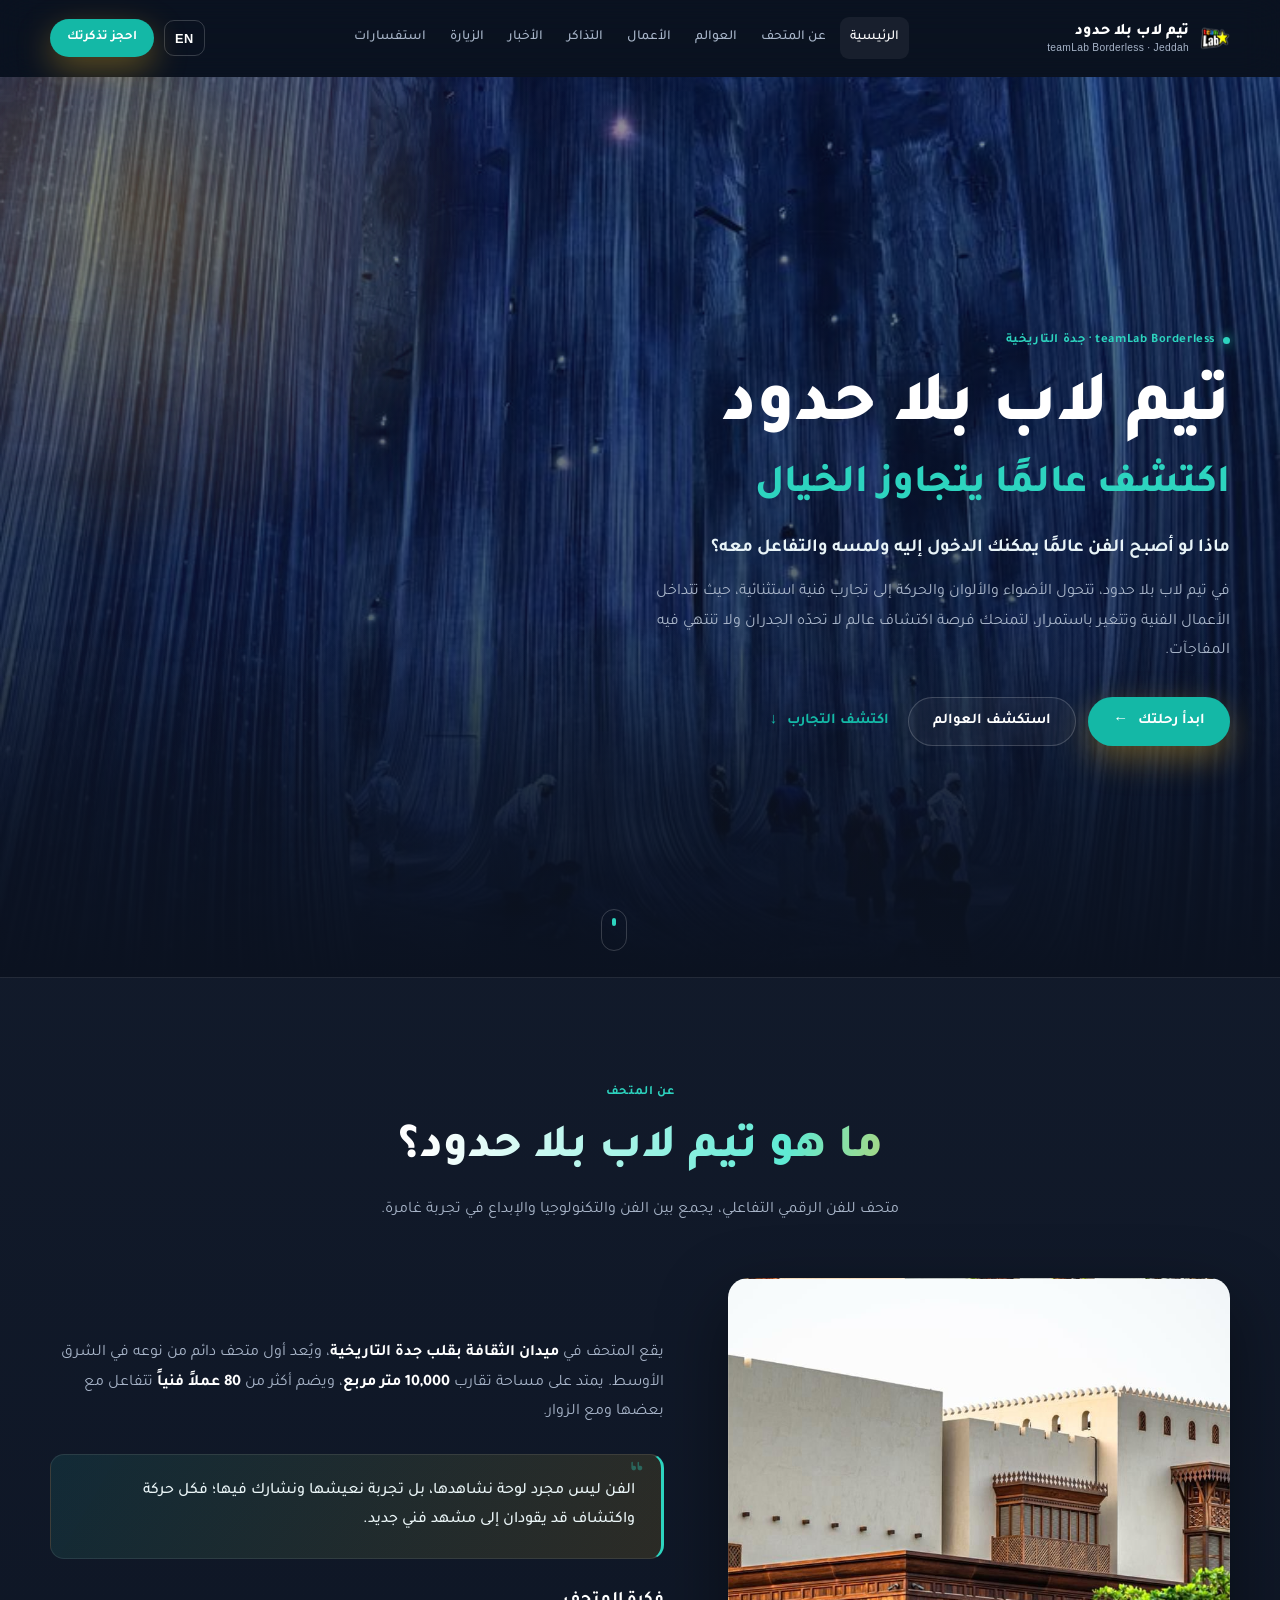
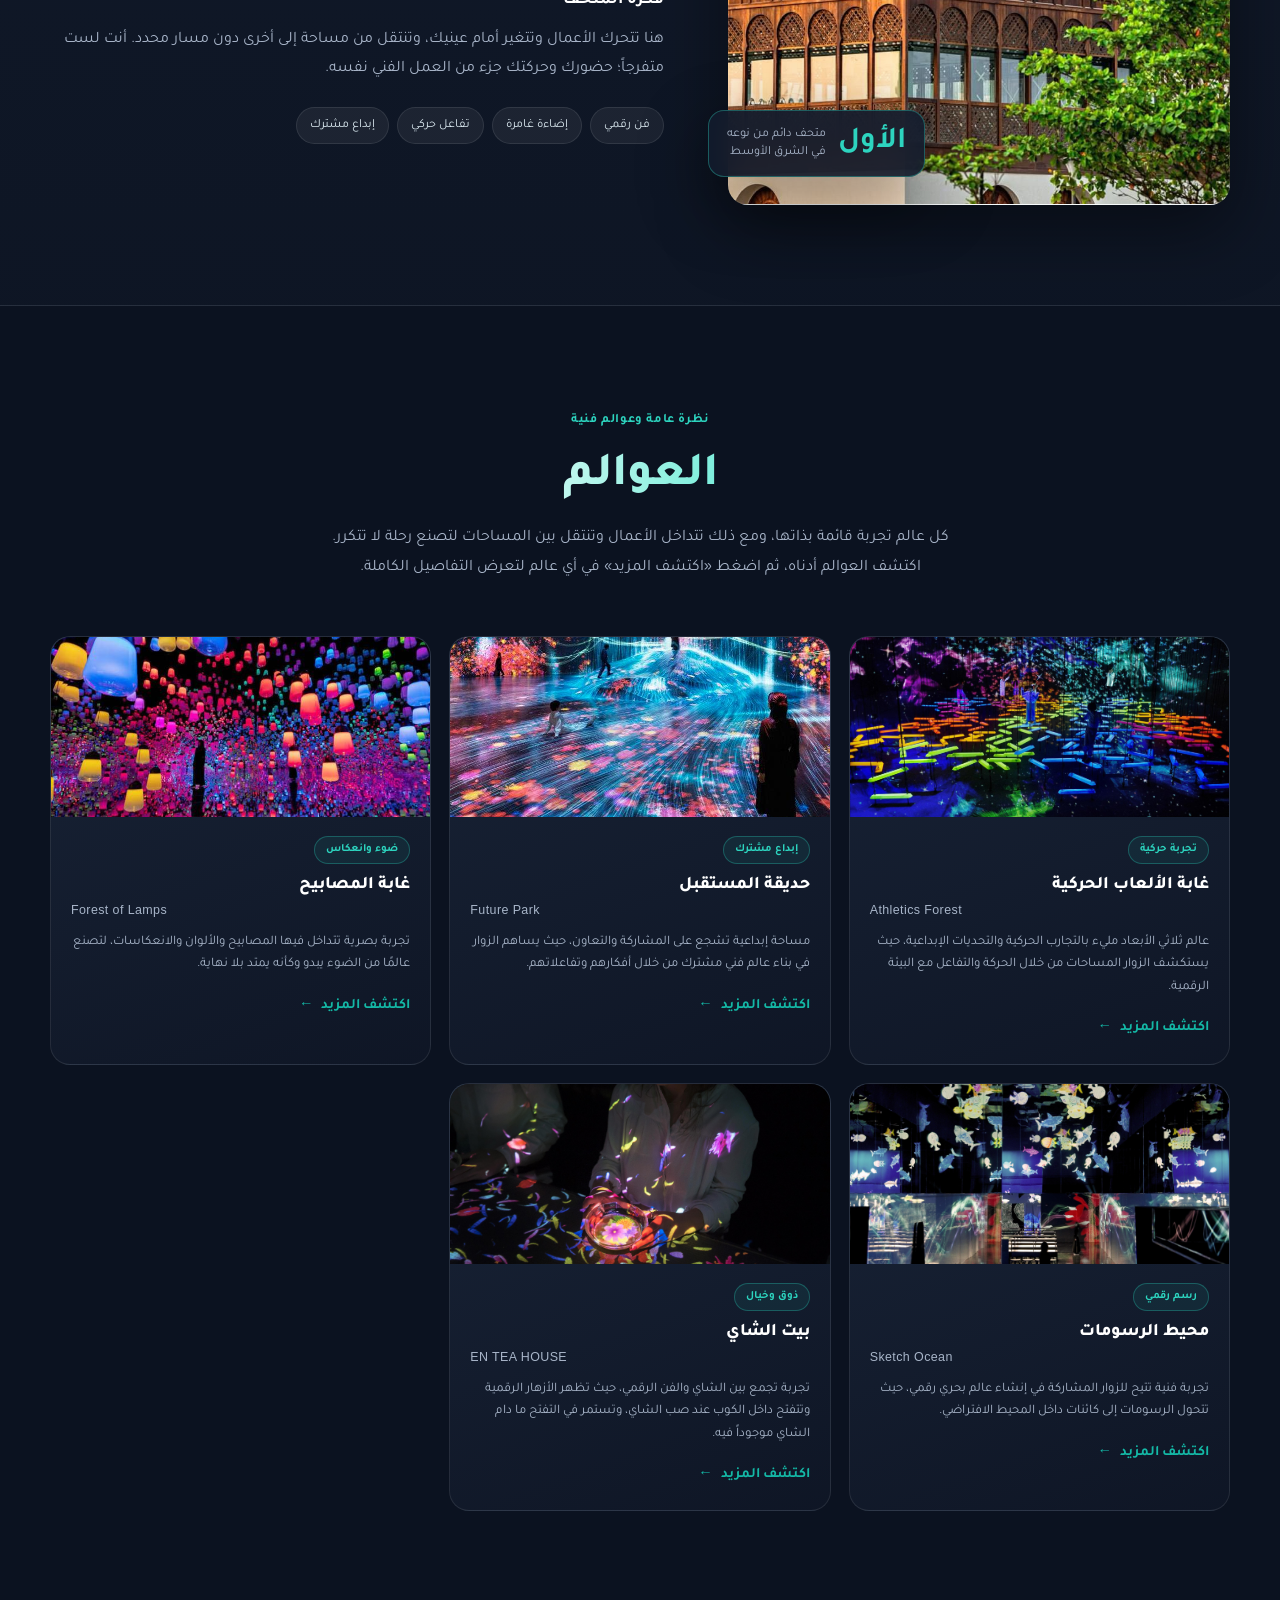
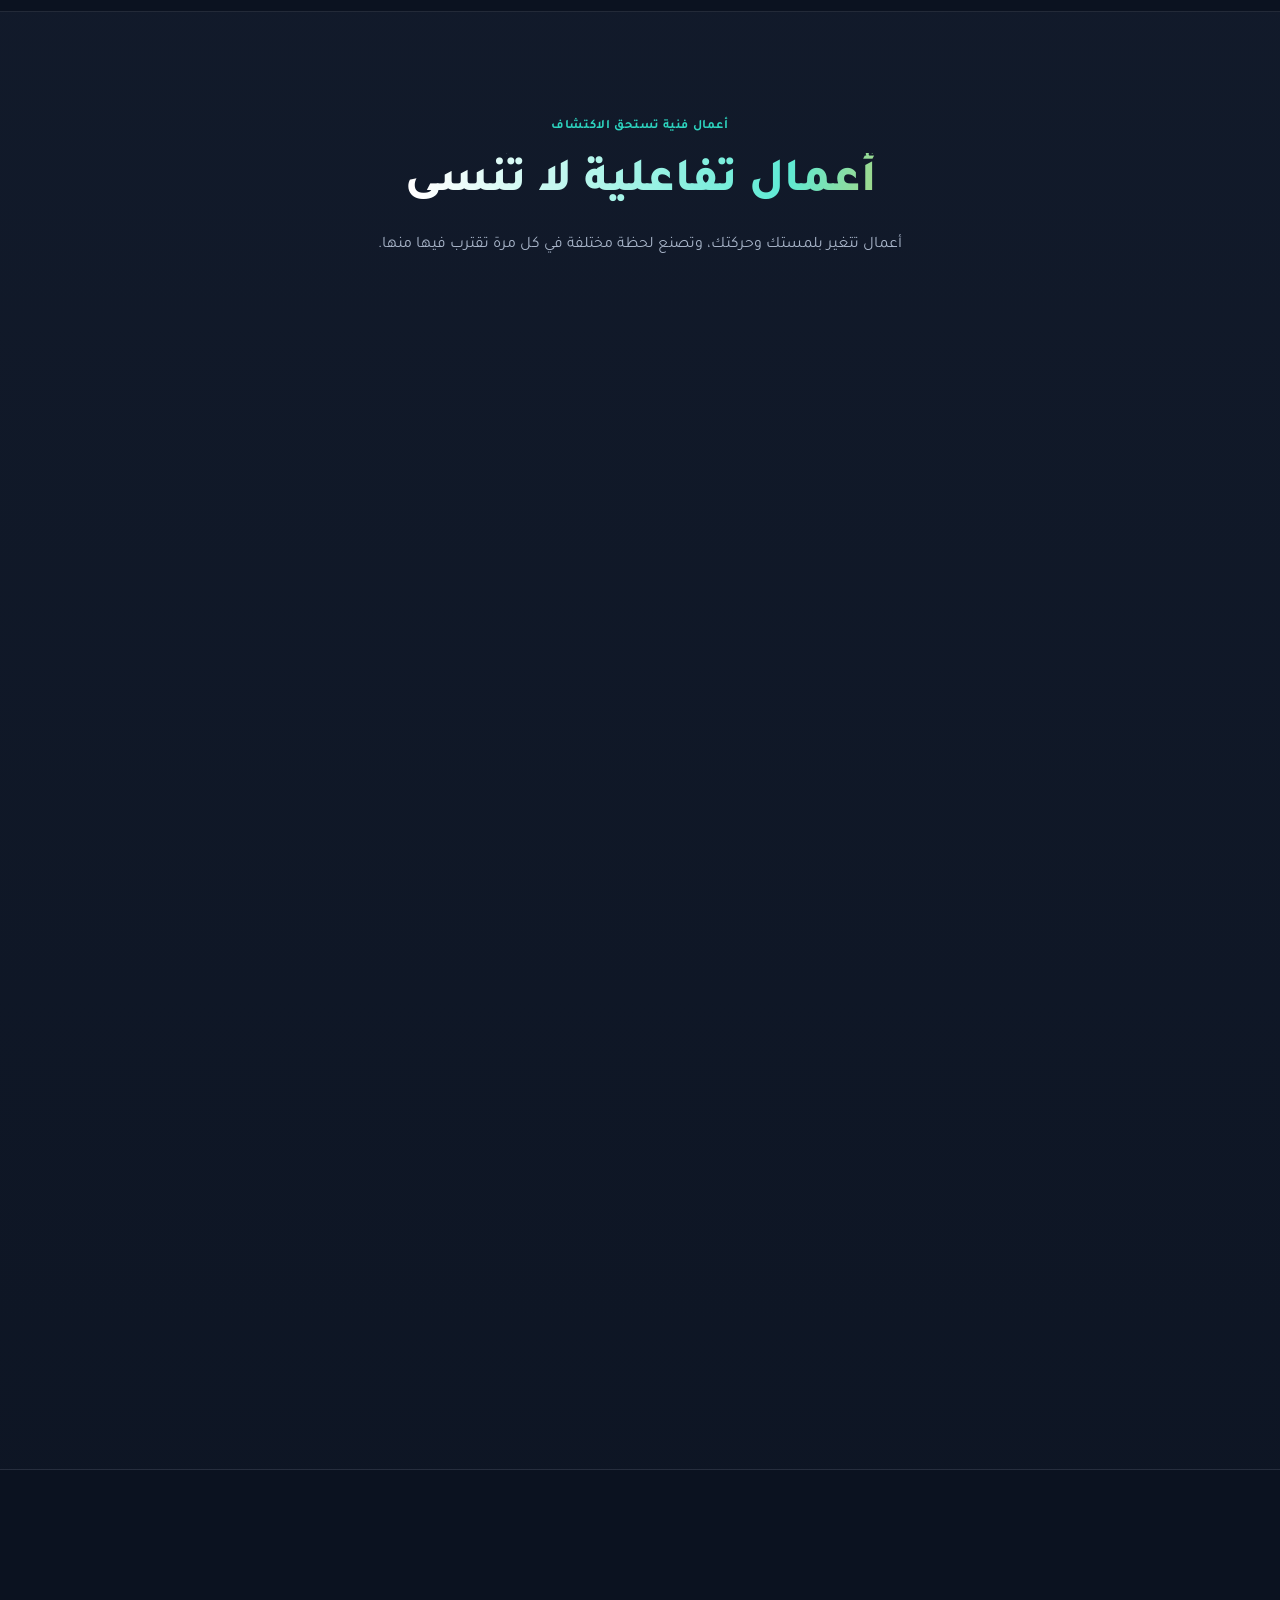
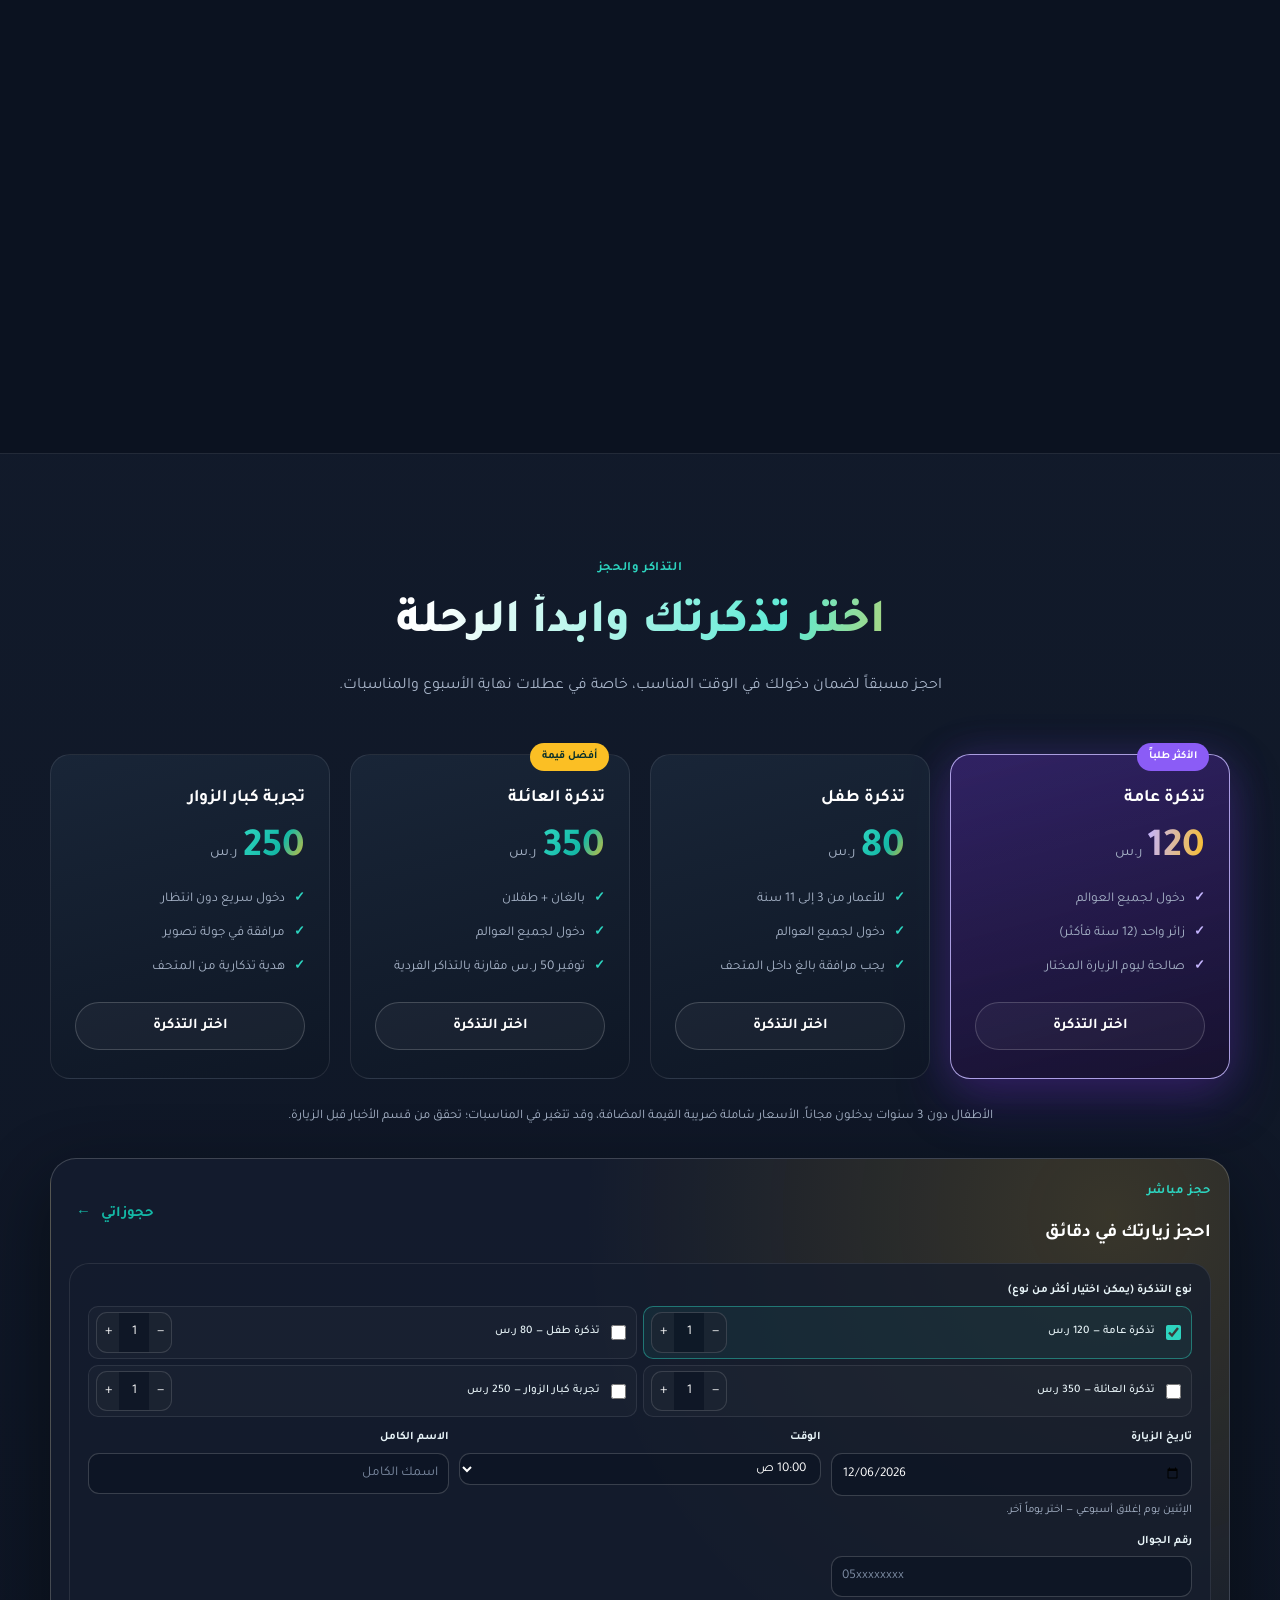
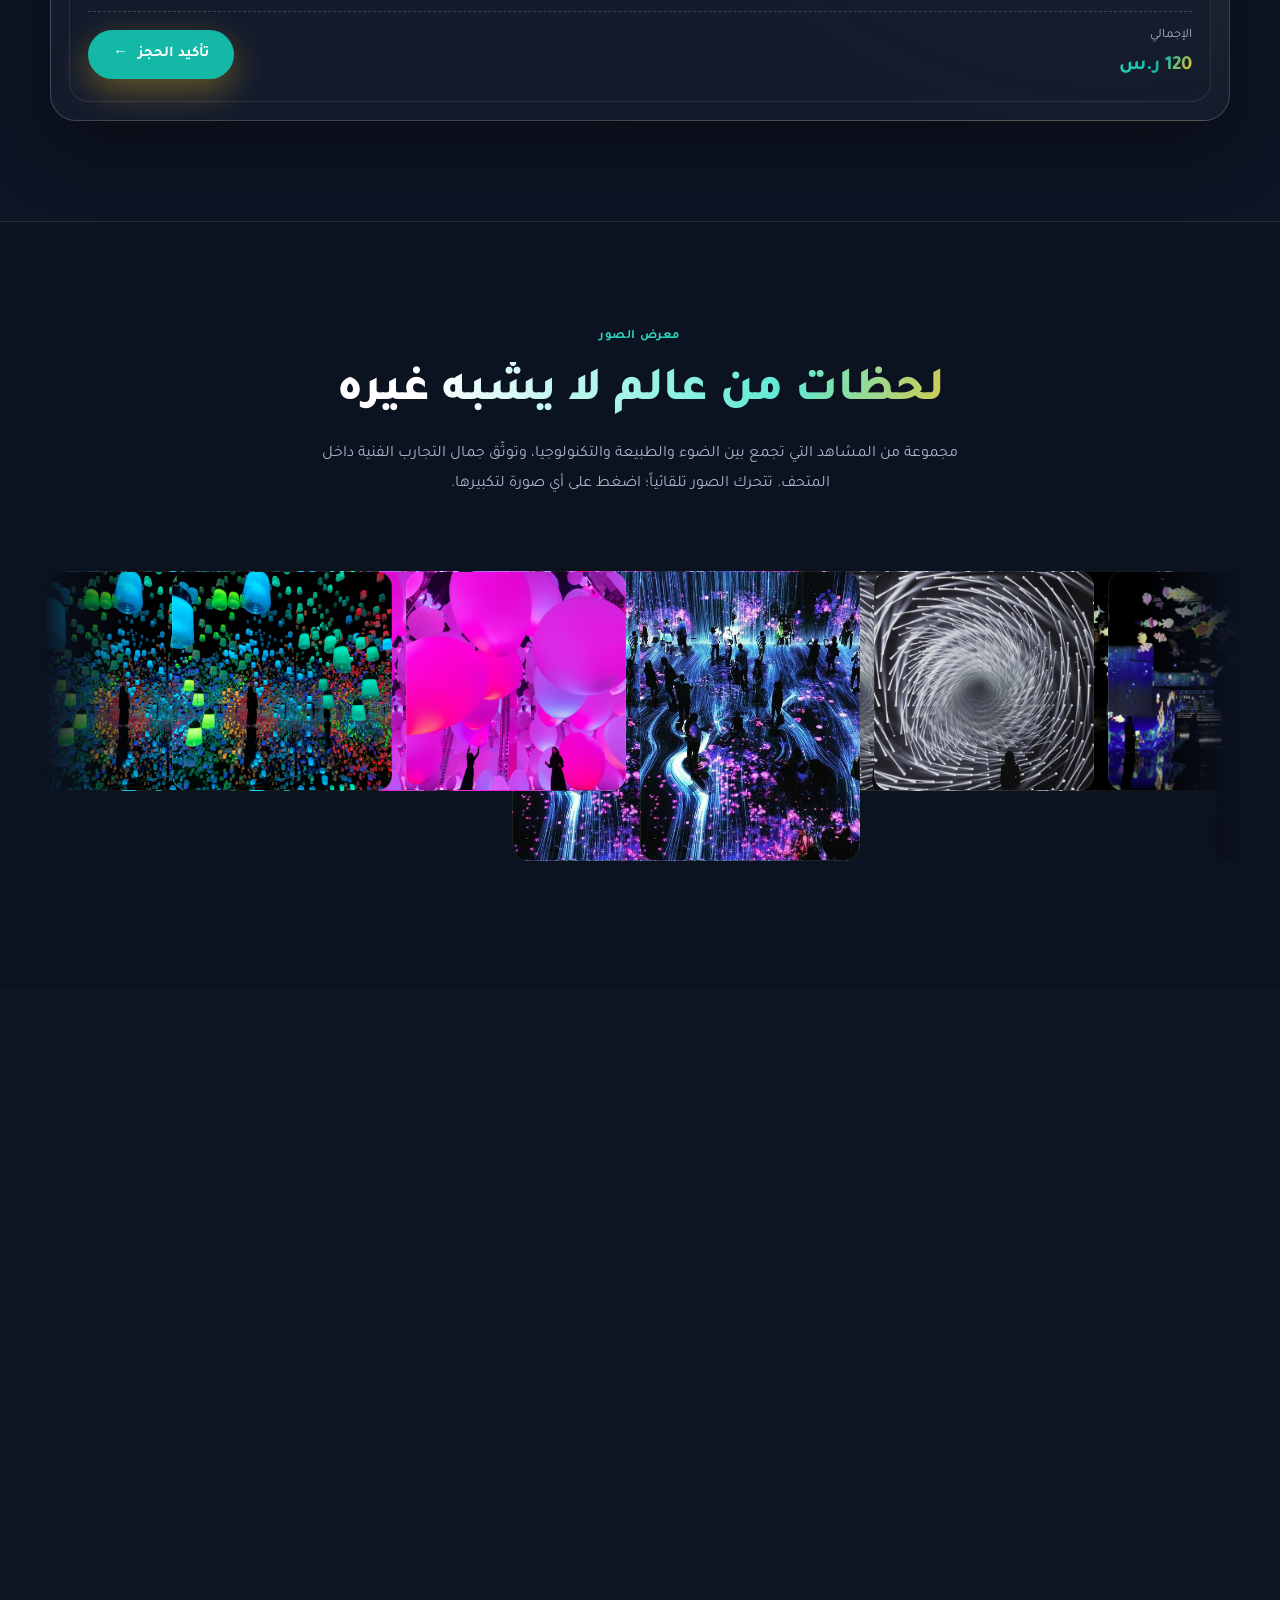
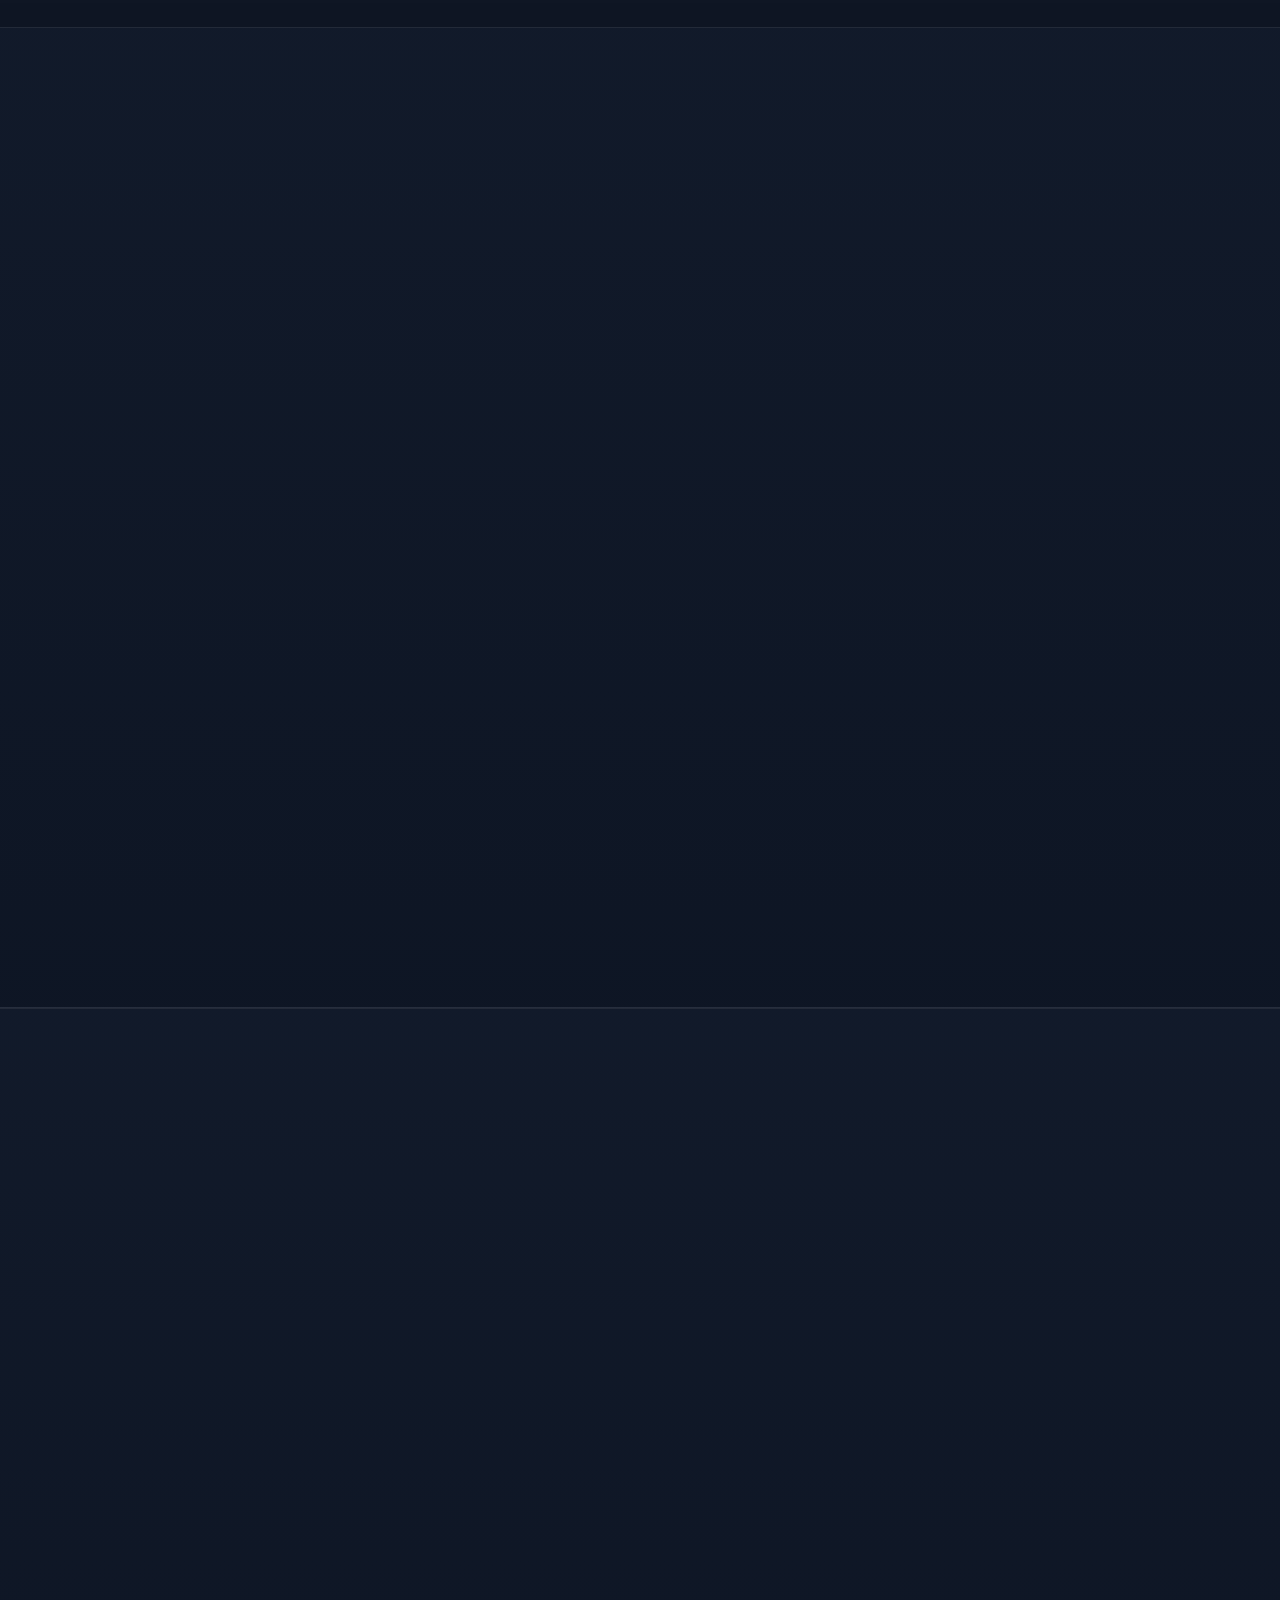
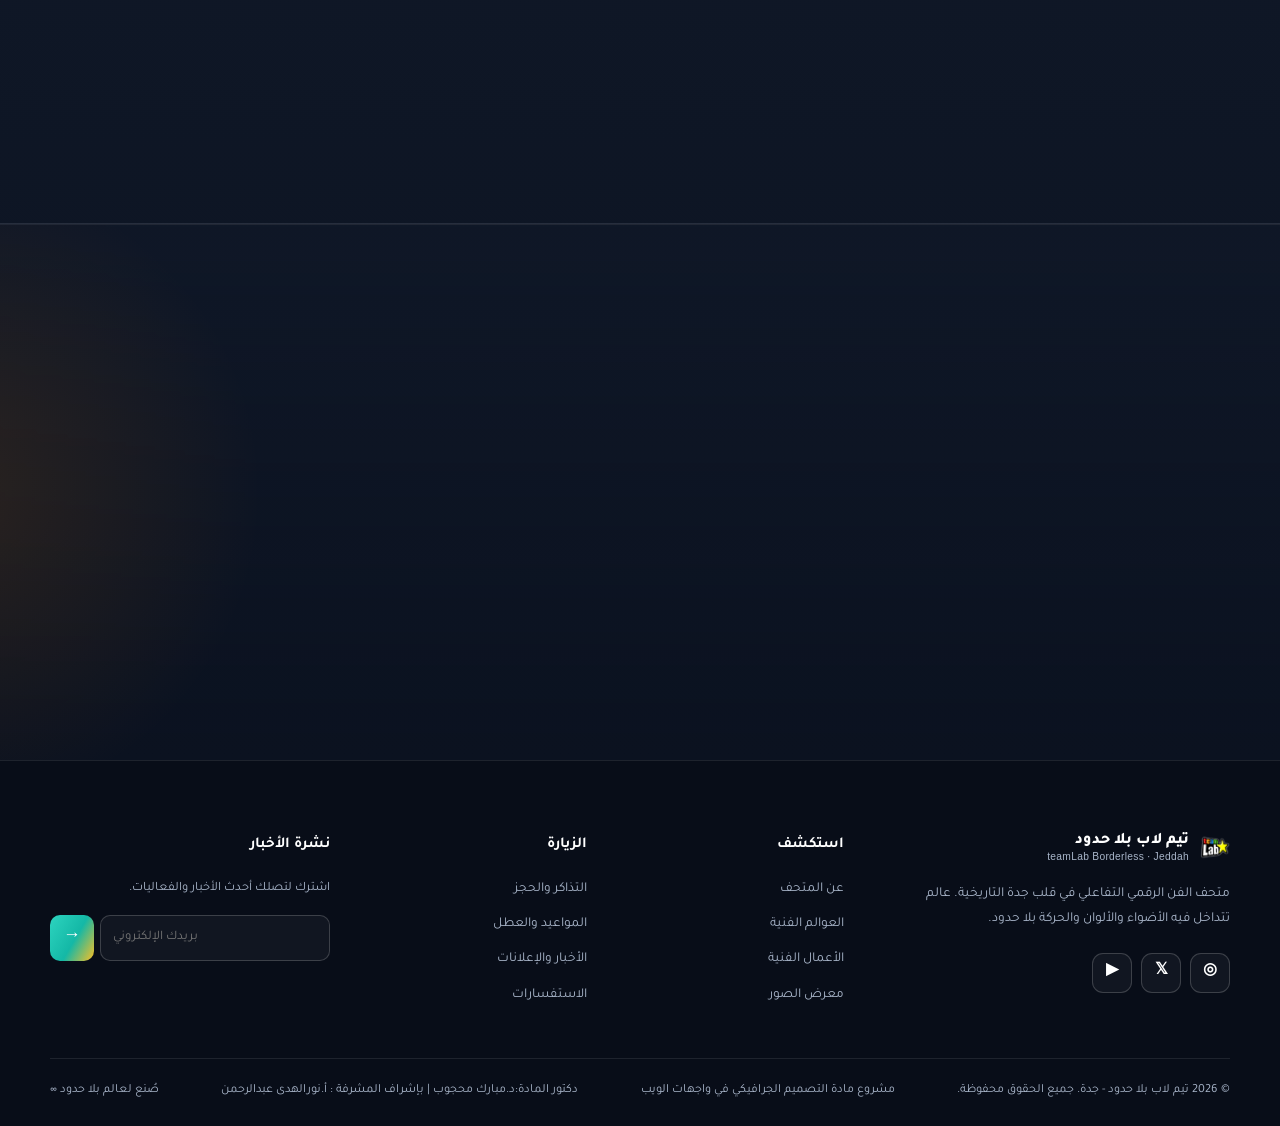
<file: index.html>
<!DOCTYPE html>
<html lang="ar" dir="rtl">
<head>
  <meta charset="UTF-8">
  <meta name="viewport" content="width=device-width, initial-scale=1.0">
  <meta name="description" content="تيم لاب بلا حدود - جدة: متحف الفن الرقمي التفاعلي في ميدان الثقافة بجدة التاريخية. اكتشف العوالم، احجز تذكرتك، وتعرّف على المواعيد والأخبار.">
  <meta name="theme-color" content="#0b1220">
  <link rel="icon" type="image/png" href="assets/img/Logo.png">
  <link rel="apple-touch-icon" href="assets/img/Logo.png">
  <title>تيم لاب بلا حدود | حنين زيد1567781</title>

  <link rel="preconnect" href="https://fonts.googleapis.com">
  <link rel="preconnect" href="https://fonts.gstatic.com" crossorigin>
  <link href="https://fonts.googleapis.com/css2?family=Tajawal:wght@400;500;700;800&display=swap" rel="stylesheet">
  <link rel="stylesheet" href="assets/css/style.css?v=17">
</head>
<body>
  <a class="skip-link" href="#main">تخطَّ إلى المحتوى</a>

  <!-- ============ Header ============ -->
  <header class="site-header" id="site-header">
    <div class="container header-inner">
      <a class="brand" href="#home" aria-label="تيم لاب بلا حدود - الصفحة الرئيسية">
        <span>
          <img src="assets/img/Logo.png" alt="" width="30" height="30">
        </span>
        <span class="brand-text">
          <strong>تيم لاب بلا حدود</strong>
          <small>teamLab Borderless · Jeddah</small>
        </span>
      </a>

      <nav class="nav" id="primary-nav" aria-label="القائمة الرئيسية">
        <a href="#home">الرئيسية</a>
        <a href="#about">عن المتحف</a>
        <a href="#worlds">العوالم</a>
        <a href="#artworks">الأعمال</a>
        <a href="#tickets">التذاكر</a>
        <a href="#news">الأخبار</a>
        <a href="#visit">الزيارة</a>
        <a href="#contact">استفسارات</a>
      </nav>

      <div class="header-actions">
        <a class="lang-switch" href="en.html" lang="en" aria-label="Switch to English version" title="English">EN</a>
        <button class="btn btn--small btn--primary" type="button" data-book-scroll>احجز تذكرتك</button>
        <button class="menu-toggle" id="menu-toggle" type="button" aria-label="فتح القائمة" aria-expanded="false" aria-controls="primary-nav">
          <span></span><span></span><span></span>
        </button>
      </div>
    </div>
  </header>

  <main id="main">
    <!-- ============ Hero ============ -->
    <section class="hero" id="home">
      <div class="hero-glow" aria-hidden="true"></div>
      <div class="container hero-grid">
        <div class="hero-copy reveal">
          <span class="eyebrow"><span class="eyebrow-dot"></span> teamLab Borderless · جدة التاريخية</span>
          <h1 class="hero-title">
            تيم لاب بلا حدود
            <span class="accent-text">اكتشف عالمًا يتجاوز الخيال</span>
          </h1>
          <p class="hero-lead">ماذا لو أصبح الفن عالمًا يمكنك الدخول إليه ولمسه والتفاعل معه؟</p>
          <p class="hero-text">في تيم لاب بلا حدود، تتحول الأضواء والألوان والحركة إلى تجارب فنية استثنائية، حيث تتداخل الأعمال الفنية وتتغير باستمرار، لتمنحك فرصة اكتشاف عالم لا تحدّه الجدران ولا تنتهي فيه المفاجآت.</p>
          <div class="hero-actions">
            <button class="btn btn--primary" type="button" data-book-scroll>ابدأ رحلتك <span aria-hidden="true">←</span></button>
            <a class="btn btn--ghost" href="#worlds">استكشف العوالم</a>
            <a class="btn btn--text" href="#artworks">اكتشف التجارب <span aria-hidden="true">↓</span></a>
          </div>
        </div>
      </div>
      <a class="scroll-cue" href="#about" aria-label="انتقل إلى القسم التالي"><span></span></a>
    </section>

    <!-- ============ About ============ -->
    <section class="section section--tint" id="about">
      <div class="container">
        <div class="section-head reveal">
          <span class="eyebrow">عن المتحف</span>
          <h2 class="section-title">ما هو تيم لاب بلا حدود؟</h2>
          <p class="section-lead">متحف للفن الرقمي التفاعلي، يجمع بين الفن والتكنولوجيا والإبداع في تجربة غامرة.</p>
        </div>
        <div class="about-grid">
          <div class="about-media reveal">
            <div class="media media--about" data-img="assets/img/museum.jpg" role="img" aria-label="صورة من داخل المتحف">
              <div class="media__placeholder">
                <span class="media__symbol">✦</span>
                <strong>مساحة للصورة</strong>
                <small>assets/img/about-museum.svg</small>
              </div>
            </div>
            <div class="about-badge">
              <strong>الأول</strong>
              <span>متحف دائم من نوعه<br>في الشرق الأوسط</span>
            </div>
          </div>
          <div class="about-copy reveal">
            <p>يقع المتحف في <strong>ميدان الثقافة بقلب جدة التاريخية</strong>، ويُعد أول متحف دائم من نوعه في الشرق الأوسط. يمتد على مساحة تقارب <strong>10,000 متر مربع</strong>، ويضم أكثر من <strong>80 عملاً فنياً</strong> تتفاعل مع بعضها ومع الزوار.</p>
            <div class="quote-card">
              <span class="quote-mark" aria-hidden="true">“</span>
              <p>الفن ليس مجرد لوحة نشاهدها، بل تجربة نعيشها ونشارك فيها؛ فكل حركة واكتشاف قد يقودان إلى مشهد فني جديد.</p>
            </div>
            <h3 class="mini-title">فكرة المتحف</h3>
            <p>هنا تتحرك الأعمال وتتغير أمام عينيك، وتنتقل من مساحة إلى أخرى دون مسار محدد. أنت لست متفرجاً؛ حضورك وحركتك جزء من العمل الفني نفسه.</p>
            <div class="about-chips">
              <span>فن رقمي</span><span>إضاءة غامرة</span><span>تفاعل حركي</span><span>إبداع مشترك</span>
            </div>
          </div>
        </div>
      </div>
    </section>

    <!-- ============ Worlds ============ -->
    <section class="section" id="worlds">
      <div class="container">
        <div class="section-head reveal">
          <span class="eyebrow">نظرة عامة وعوالم فنية</span>
          <h2 class="section-title">العوالم</h2>
          <p class="section-lead">كل عالم تجربة قائمة بذاتها، ومع ذلك تتداخل الأعمال وتنتقل بين المساحات لتصنع رحلة لا تتكرر. اكتشف العوالم أدناه، ثم اضغط «اكتشف المزيد» في أي عالم لتعرض التفاصيل الكاملة.</p>
        </div>

        <div class="world-grid">
          <article class="world-card reveal" data-title="غابة الألعاب الحركية" data-en="Athletics Forest" data-desc="عالم ثلاثي الأبعاد مليء بالتجارب الحركية والتحديات الإبداعية، حيث يستكشف الزوار المساحات من خلال الحركة والتفاعل مع البيئة الرقمية." data-extra="ارتدِ ملابس مريحة؛ فستحتاج إلى القفز والتسلق والتحرك بحرية بين المنصات والجدران التفاعلية." data-duration="نحو 25 دقيقة">
            <div class="media media--world-1" data-img="assets/img/Athletics-Forest.jpe" role="img" aria-label="غابة الألعاب الحركية">
              <div class="media__placeholder"><span class="media__symbol">✦</span><strong>مساحة للصورة</strong><small>Athletics-Forest.jpe</small></div>
            </div>
            <div class="world-card__body">
              <span class="badge">تجربة حركية</span>
              <h3>غابة الألعاب الحركية</h3>
              <span class="en-name" dir="ltr">Athletics Forest</span>
              <p>عالم ثلاثي الأبعاد مليء بالتجارب الحركية والتحديات الإبداعية، حيث يستكشف الزوار المساحات من خلال الحركة والتفاعل مع البيئة الرقمية.</p>
              <button class="card-link" type="button" data-detail>اكتشف المزيد <span aria-hidden="true">←</span></button>
            </div>
          </article>

          <article class="world-card reveal" data-title="حديقة المستقبل" data-en="Future Park" data-desc="مساحة إبداعية تشجع على المشاركة والتعاون، حيث يساهم الزوار في بناء عالم فني مشترك من خلال أفكارهم وتفاعلاتهم." data-extra="رسوماتك تظهر مباشرة على الجدران والأرضيات؛ تعاون مع الآخرين لرؤية عالمكم يتغير أمامكم." data-duration="نحو 20 دقيقة">
            <div class="media media--world-2" data-img="assets/img/Future-Park.jpe" role="img" aria-label="حديقة المستقبل">
              <div class="media__placeholder"><span class="media__symbol">✦</span><strong>مساحة للصورة</strong><small>Future-Park.jpe</small></div>
            </div>
            <div class="world-card__body">
              <span class="badge">إبداع مشترك</span>
              <h3>حديقة المستقبل</h3>
              <span class="en-name" dir="ltr">Future Park</span>
              <p>مساحة إبداعية تشجع على المشاركة والتعاون، حيث يساهم الزوار في بناء عالم فني مشترك من خلال أفكارهم وتفاعلاتهم.</p>
              <button class="card-link" type="button" data-detail>اكتشف المزيد <span aria-hidden="true">←</span></button>
            </div>
          </article>

          <article class="world-card reveal" data-title="غابة المصابيح" data-en="Forest of Lamps" data-desc="تجربة بصرية تتداخل فيها المصابيح والألوان والانعكاسات، لتصنع عالمًا من الضوء يبدو وكأنه يمتد بلا نهاية." data-extra="أطفئ وميض الكاميرا واترك عينيك تتكيف مع الظلمة لتكتشف طبقات الضوء والانعكاسات اللانهائية." data-duration="نحو 15 دقيقة">
            <div class="media media--world-3" data-img="assets/img/Forest-of-Lamps.jpe" role="img" aria-label="غابة المصابيح">
              <div class="media__placeholder"><span class="media__symbol">✦</span><strong>مساحة للصورة</strong><small>Forest-of-Lamps.jpe</small></div>
            </div>
            <div class="world-card__body">
              <span class="badge">ضوء وانعكاس</span>
              <h3>غابة المصابيح</h3>
              <span class="en-name" dir="ltr">Forest of Lamps</span>
              <p>تجربة بصرية تتداخل فيها المصابيح والألوان والانعكاسات، لتصنع عالمًا من الضوء يبدو وكأنه يمتد بلا نهاية.</p>
              <button class="card-link" type="button" data-detail>اكتشف المزيد <span aria-hidden="true">←</span></button>
            </div>
          </article>

          <article class="world-card reveal" data-title="محيط الرسومات" data-en="Sketch Ocean" data-desc="تجربة فنية تتيح للزوار المشاركة في إنشاء عالم بحري رقمي، حيث تتحول الرسومات إلى كائنات داخل المحيط الافتراضي." data-extra="ارسم كائناً على الورقة المخصصة، ثم شاهده يسبح داخل المحيط الرقمي مع رسومات الزوار الآخرين." data-duration="نحو 20 دقيقة">
            <div class="media media--world-4" data-img="assets/img/Sketch-Ocean.jpe" role="img" aria-label="محيط الرسومات">
              <div class="media__placeholder"><span class="media__symbol">✦</span><strong>مساحة للصورة</strong><small>Sketch-Ocean.jpe</small></div>
            </div>
            <div class="world-card__body">
              <span class="badge">رسم رقمي</span>
              <h3>محيط الرسومات</h3>
              <span class="en-name" dir="ltr">Sketch Ocean</span>
              <p>تجربة فنية تتيح للزوار المشاركة في إنشاء عالم بحري رقمي، حيث تتحول الرسومات إلى كائنات داخل المحيط الافتراضي.</p>
              <button class="card-link" type="button" data-detail>اكتشف المزيد <span aria-hidden="true">←</span></button>
            </div>
          </article>

          <article class="world-card reveal" data-title="بيت الشاي" data-en="EN TEA HOUSE" data-desc="تجربة تجمع بين الشاي والفن الرقمي، حيث تظهر الأزهار الرقمية وتتفتح داخل الكوب عند صب الشاي، وتستمر في التفتح ما دام الشاي موجوداً فيه." data-extra="اجلس، واطلب كوب شاي، وراقب الأزهار الرقمية تتفتح وتتغير مع كل رشفة. التجربة مخصصة لضيوف المتحف." data-duration="نحو 15 دقيقة">
            <div class="media media--world-5" data-img="assets/img/EN-TEA-HOUSE.jpe" role="img" aria-label="بيت الشاي">
              <div class="media__placeholder"><span class="media__symbol">✦</span><strong>مساحة للصورة</strong><small>EN-TEA-HOUSE.jpe</small></div>
            </div>
            <div class="world-card__body">
              <span class="badge">ذوق وخيال</span>
              <h3>بيت الشاي</h3>
              <span class="en-name" dir="ltr">EN TEA HOUSE</span>
              <p>تجربة تجمع بين الشاي والفن الرقمي، حيث تظهر الأزهار الرقمية وتتفتح داخل الكوب عند صب الشاي، وتستمر في التفتح ما دام الشاي موجوداً فيه.</p>
              <button class="card-link" type="button" data-detail>اكتشف المزيد <span aria-hidden="true">←</span></button>
            </div>
          </article>
        </div>
      </div>
    </section>

    <!-- ============ Artworks ============ -->
    <section class="section section--tint" id="artworks">
      <div class="container">
        <div class="section-head reveal">
          <span class="eyebrow">أعمال فنية تستحق الاكتشاف</span>
          <h2 class="section-title">أعمال تفاعلية لا تُنسى</h2>
          <p class="section-lead">أعمال تتغير بلمستك وحركتك، وتصنع لحظة مختلفة في كل مرة تقترب فيها منها.</p>
        </div>
        <div class="art-grid">
          <article class="art-card reveal" data-title="لمسة تُغيّر المشهد" data-en="Untitled" data-desc="تتفاعل المجسمات المعلّقة مع لمساتك، فتتدفق الألوان وتمتد النغمات في المكان، ويتجدد المشهد أمامك في كل لحظة." data-extra="كل لمسة تُعيد تشكيل اللون والصوت؛ جرّب اللمس الجماعي مع أصدقائك لرؤية العمل يتطور بطريقة مختلفة." data-duration="تجربة تفاعلية مفتوحة">
            <div class="media media--art-1" data-img="assets/img/Untitled.jpe" role="img" aria-label="عمل Untitled">
              <div class="media__placeholder"><span class="media__symbol">✦</span><strong>مساحة للصورة</strong><small>Untitled.jpe</small></div>
            </div>
            <div class="art-card__body">
              <div class="art-card__top"><span class="badge">لمس وضوء</span><span class="art-index">01</span></div>
              <h3>لمسة تُغيّر المشهد</h3>
              <span class="en-name" dir="ltr">Untitled</span>
              <div class="art-explain"><span>كيف تعمل التجربة؟</span><p>تتفاعل المجسمات المعلّقة مع لمساتك، فتتدفق الألوان وتمتد النغمات في المكان، ويتجدد المشهد أمامك في كل لحظة.</p></div>
              <button class="card-link" type="button" data-detail>اكتشف المزيد <span aria-hidden="true">←</span></button>
            </div>
          </article>

          <article class="art-card reveal" data-title="إيقاع يتحرك معك" data-en="Multi Jumping Universe" data-desc="حين تنتقل من مستوى إلى آخر، يتفكك المشهد ويعود بالألوان والأنماط بشكل مختلف؛ إيقاع حركتك هو ما يرسم اللوحة." data-extra="قفزاتك هي التي تُحوّل المشهد؛ كل قفزة تفتح طبقة جديدة من الألوان والأنماط في العالم الرقمي." data-duration="تجربة حركية">
            <div class="media media--art-2" data-img="assets/img/Multi-Jumping-Universe.webp" role="img" aria-label="عمل Multi Jumping Universe">
              <div class="media__placeholder"><span class="media__symbol">✦</span><strong>مساحة للصورة</strong><small>Multi-Jumping-Universe.webp</small></div>
            </div>
            <div class="art-card__body">
              <div class="art-card__top"><span class="badge">حركة رقمية</span><span class="art-index">02</span></div>
              <h3>إيقاع يتحرك معك</h3>
              <span class="en-name" dir="ltr">Multi Jumping Universe</span>
              <div class="art-explain"><span>كيف تعمل التجربة؟</span><p>حين تنتقل من مستوى إلى آخر، يتفكك المشهد ويعود بالألوان والأنماط بشكل مختلف؛ إيقاع حركتك هو ما يرسم اللوحة.</p></div>
              <button class="card-link" type="button" data-detail>اكتشف المزيد <span aria-hidden="true">←</span></button>
            </div>
          </article>

          <article class="art-card reveal" data-title="سماء تتحرك حولك" data-en="Aerial Climbing through a Flock of Colored Birds" data-desc="أي اقتراب من المشهد يدفع الكائنات الطائرة إلى تغيير مساراتها، فتنفتح زوايا جديدة وتبدو المساحة وكأنها تمتد بلا نهاية." data-extra="عند اقترابك، تنطلق الطيور وتتغير مساراتها، لينفتح أمامك مشهد جديد في كل خطوة." data-duration="تجربة بصرية">
            <div class="media media--art-3" data-img="assets/img/Aerial-Climbing.webp" role="img" aria-label="عمل Aerial Climbing through a Flock of Colored Birds">
              <div class="media__placeholder"><span class="media__symbol">✦</span><strong>مساحة للصورة</strong><small>Aerial-Climbing.webp</small></div>
            </div>
            <div class="art-card__body">
              <div class="art-card__top"><span class="badge">طيور وضوء</span><span class="art-index">03</span></div>
              <h3>سماء تتحرك حولك</h3>
              <span class="en-name" dir="ltr">Aerial Climbing through a Flock of Colored Birds</span>
              <div class="art-explain"><span>كيف تعمل التجربة؟</span><p>أي اقتراب من المشهد يدفع الكائنات الطائرة إلى تغيير مساراتها، فتنفتح زوايا جديدة وتبدو المساحة وكأنها تمتد بلا نهاية.</p></div>
              <button class="card-link" type="button" data-detail>اكتشف المزيد <span aria-hidden="true">←</span></button>
            </div>
          </article>

          <article class="art-card reveal" data-title="ما وراء النافذة" data-en="A Window to the Universe where Little People Live" data-desc="تأمّل التفاصيل الدقيقة في المشهد؛ ستلاحظ كائنات تتحرك وفق إيقاع الزمن، وتستجيب لوقوفك أمامها بتغيّر في حركتها." data-extra="اقترب من النافذة وتأمل التفاصيل الصغيرة؛ الشخصيات تتحرك وتتفاعل مع الوقت ومع وجودك أمامها." data-duration="تأمل وتفاعل">
            <div class="media media--art-4" data-img="assets/img/Window-to-the-Universe.avif" role="img" aria-label="عمل A Window to the Universe where Little People Live">
              <div class="media__placeholder"><span class="media__symbol">✦</span><strong>مساحة للصورة</strong><small>Window-to-the-Universe.avif</small></div>
            </div>
            <div class="art-card__body">
              <div class="art-card__top"><span class="badge">عالم خيالي</span><span class="art-index">04</span></div>
              <h3>ما وراء النافذة</h3>
              <span class="en-name" dir="ltr">A Window to the Universe where Little People Live</span>
              <div class="art-explain"><span>كيف تعمل التجربة؟</span><p>تأمّل التفاصيل الدقيقة في المشهد؛ ستلاحظ كائنات تتحرك وفق إيقاع الزمن، وتستجيب لوقوفك أمامها بتغيّر في حركتها.</p></div>
              <button class="card-link" type="button" data-detail>اكتشف المزيد <span aria-hidden="true">←</span></button>
            </div>
          </article>
        </div>
      </div>
    </section>

    <!-- ============ Difference ============ -->
    <section class="section" id="difference">
      <div class="container">
        <div class="section-head reveal">
          <span class="eyebrow">متحف بلا حدود... فما السر؟</span>
          <h2 class="section-title">ما الذي يجعل المتحف مختلفًا؟</h2>
        </div>
        <div class="feature-grid">
          <article class="feature-card reveal">
            <span class="feature-icon" aria-hidden="true">✧</span>
            <h3>فن متحرك</h3>
            <p>الأعمال الفنية لا تبقى ثابتة، بل تتغير وتتطور أمامك باستمرار.</p>
          </article>
          <article class="feature-card reveal">
            <span class="feature-icon" aria-hidden="true">◎</span>
            <h3>تجربة تفاعلية</h3>
            <p>الزائر ليس مجرد مشاهد، بل جزء أساسي من العمل الفني.</p>
          </article>
          <article class="feature-card reveal">
            <span class="feature-icon" aria-hidden="true">∞</span>
            <h3>عوالم مترابطة</h3>
            <p>يمكن للأعمال الفنية الانتقال والتداخل بين المساحات المختلفة.</p>
          </article>
          <article class="feature-card reveal">
            <span class="feature-icon" aria-hidden="true">↗</span>
            <h3>اكتشاف بلا مسار</h3>
            <p>ستطيع الزائر التجول واستكشاف العوالم بطريقته الخاصة، بلا خريطة إلزامية.</p>
          </article>
        </div>
      </div>
    </section>

    <!-- ============ Tickets & Booking ============ -->
    <section class="section section--tint" id="tickets">
      <div class="container">
        <div class="section-head reveal">
          <span class="eyebrow">التذاكر والحجز</span>
          <h2 class="section-title">اختر تذكرتك وابدأ الرحلة</h2>
          <p class="section-lead">احجز مسبقاً لضمان دخولك في الوقت المناسب، خاصة في عطلات نهاية الأسبوع والمناسبات.</p>
        </div>

        <div class="ticket-grid">
          <article class="ticket-card ticket-card--popular reveal" data-ticket="general">
            <span class="ticket-tag">الأكثر طلباً</span>
            <h3>تذكرة عامة</h3>
            <p class="ticket-price"><strong>120</strong><span>ر.س</span></p>
            <ul><li>دخول لجميع العوالم</li><li>زائر واحد (12 سنة فأكثر)</li><li>صالحة ليوم الزيارة المختار</li></ul>
            <button class="btn btn--ghost btn--full" type="button" data-select-ticket="general">اختر التذكرة</button>
          </article>
          <article class="ticket-card reveal" data-ticket="child">
            <h3>تذكرة طفل</h3>
            <p class="ticket-price"><strong>80</strong><span>ر.س</span></p>
            <ul><li>للأعمار من 3 إلى 11 سنة</li><li>دخول لجميع العوالم</li><li>يجب مرافقة بالغ داخل المتحف</li></ul>
            <button class="btn btn--ghost btn--full" type="button" data-select-ticket="child">اختر التذكرة</button>
          </article>
          <article class="ticket-card reveal" data-ticket="family">
            <span class="ticket-tag ticket-tag--alt">أفضل قيمة</span>
            <h3>تذكرة العائلة</h3>
            <p class="ticket-price"><strong>350</strong><span>ر.س</span></p>
            <ul><li>بالغان + طفلان</li><li>دخول لجميع العوالم</li><li>توفير 50 ر.س مقارنة بالتذاكر الفردية</li></ul>
            <button class="btn btn--ghost btn--full" type="button" data-select-ticket="family">اختر التذكرة</button>
          </article>
          <article class="ticket-card reveal" data-ticket="vip">
            <h3>تجربة كبار الزوار</h3>
            <p class="ticket-price"><strong>250</strong><span>ر.س</span></p>
            <ul><li>دخول سريع دون انتظار</li><li>مرافقة في جولة تصوير</li><li>هدية تذكارية من المتحف</li></ul>
            <button class="btn btn--ghost btn--full" type="button" data-select-ticket="vip">اختر التذكرة</button>
          </article>
        </div>

        <p class="ticket-note reveal">الأطفال دون 3 سنوات يدخلون مجاناً. الأسعار شاملة ضريبة القيمة المضافة، وقد تتغير في المناسبات؛ تحقق من قسم الأخبار قبل الزيارة.</p>

        <div class="booking-panel reveal" id="booking-panel">
          <div class="booking-head">
            <div>
              <span class="eyebrow">حجز مباشر</span>
              <h3>احجز زيارتك في دقائق</h3>
            </div>
            <button class="btn btn--text" type="button" id="show-bookings">حجوزاتي <span aria-hidden="true">←</span></button>
          </div>
          <form id="booking-form" novalidate>
            <div class="form-grid">
              <div class="field field--tickets">
                <span class="field-label" id="book-tickets-label">نوع التذكرة (يمكن اختيار أكثر من نوع)</span>
                <div class="ticket-options" id="book-tickets" role="group" aria-labelledby="book-tickets-label">
                  <div class="ticket-option is-picked">
                    <label class="ticket-option__check">
                      <input type="checkbox" name="ticket" value="general" checked>
                      <span class="ticket-option__name">تذكرة عامة — 120 ر.س</span>
                    </label>
                    <span class="stepper stepper--mini">
                      <button type="button" data-step="-1" aria-label="تقليل العدد">−</button>
                      <input type="number" value="1" min="1" max="10" aria-label="العدد" data-qty>
                      <button type="button" data-step="1" aria-label="زيادة العدد">+</button>
                    </span>
                  </div>
                  <div class="ticket-option">
                    <label class="ticket-option__check">
                      <input type="checkbox" name="ticket" value="child">
                      <span class="ticket-option__name">تذكرة طفل — 80 ر.س</span>
                    </label>
                    <span class="stepper stepper--mini">
                      <button type="button" data-step="-1" aria-label="تقليل العدد">−</button>
                      <input type="number" value="1" min="1" max="10" aria-label="العدد" data-qty>
                      <button type="button" data-step="1" aria-label="زيادة العدد">+</button>
                    </span>
                  </div>
                  <div class="ticket-option">
                    <label class="ticket-option__check">
                      <input type="checkbox" name="ticket" value="family">
                      <span class="ticket-option__name">تذكرة العائلة — 350 ر.س</span>
                    </label>
                    <span class="stepper stepper--mini">
                      <button type="button" data-step="-1" aria-label="تقليل العدد">−</button>
                      <input type="number" value="1" min="1" max="10" aria-label="العدد" data-qty>
                      <button type="button" data-step="1" aria-label="زيادة العدد">+</button>
                    </span>
                  </div>
                  <div class="ticket-option">
                    <label class="ticket-option__check">
                      <input type="checkbox" name="ticket" value="vip">
                      <span class="ticket-option__name">تجربة كبار الزوار — 250 ر.س</span>
                    </label>
                    <span class="stepper stepper--mini">
                      <button type="button" data-step="-1" aria-label="تقليل العدد">−</button>
                      <input type="number" value="1" min="1" max="10" aria-label="العدد" data-qty>
                      <button type="button" data-step="1" aria-label="زيادة العدد">+</button>
                    </span>
                  </div>
                </div>
              </div>
              <div class="field">
                <label for="book-date">تاريخ الزيارة</label>
                <input id="book-date" name="date" type="date" required>
                <small class="field-hint" id="date-hint">الإثنين يوم إغلاق أسبوعي — اختر يوماً آخر.</small>
              </div>
              <div class="field">
                <label for="book-time">الوقت</label>
                <select id="book-time" name="time" required></select>
              </div>
              <div class="field">
                <label for="book-name">الاسم الكامل</label>
                <input id="book-name" name="name" type="text" autocomplete="name" placeholder="اسمك الكامل" required>
              </div>
              <div class="field">
                <label for="book-phone">رقم الجوال</label>
                <input id="book-phone" name="phone" type="tel" autocomplete="tel" dir="ltr" placeholder="05xxxxxxxx" required>
              </div>
            </div>
            <div class="booking-summary">
              <div>
                <span>الإجمالي</span>
                <strong id="booking-total">120 ر.س</strong>
              </div>
              <p id="booking-message" role="status" aria-live="polite"></p>
              <button class="btn btn--primary" type="submit">تأكيد الحجز <span aria-hidden="true">←</span></button>
            </div>
          </form>
        </div>
      </div>
    </section>

    <!-- ============ Gallery ============ -->
    <section class="section" id="gallery">
      <div class="container">
        <div class="section-head reveal">
          <span class="eyebrow">معرض الصور</span>
          <h2 class="section-title">لحظات من عالم لا يشبه غيره</h2>
          <p class="section-lead">مجموعة من المشاهد التي تجمع بين الضوء والطبيعة والتكنولوجيا، وتوثّق جمال التجارب الفنية داخل المتحف. تتحرك الصور تلقائياً؛ اضغط على أي صورة لتكبيرها.</p>
        </div>
        <div class="gallery-grid">
          <div class="gallery-rail">
            <div class="gallery-set">
          <button class="gallery-item media media--g1" type="button" data-index="0" data-img="assets/img/gallery-01.webp" data-caption="انعكاسات الضوء في غابة المصابيح" aria-label="عرض الصورة: انعكاسات الضوء في غابة المصابيح">
            <span class="media__placeholder"><span class="media__symbol">✦</span><strong>مساحة للصورة</strong><small>gallery-01.jpg</small></span>
          </button>
          <button class="gallery-item media media--g2" type="button" data-index="1" data-img="assets/img/gallery-02.webp" data-caption="زائر يتفاعل مع كرة ضوئية" aria-label="عرض الصورة: زائر يتفاعل مع كرة ضوئية">
            <span class="media__placeholder"><span class="media__symbol">✦</span><strong>مساحة للصورة</strong><small>gallery-02.webp</small></span>
          </button>
          <button class="gallery-item media media--g3" type="button" data-index="2" data-img="assets/img/gallery-03.jpg" data-caption="ألوان تتدفق على الأرضيات" aria-label="عرض الصورة: ألوان تتدفق على الأرضيات">
            <span class="media__placeholder"><span class="media__symbol">✦</span><strong>مساحة للصورة</strong><small>gallery-03.jpg</small></span>
          </button>
          <button class="gallery-item media media--g4" type="button" data-index="3" data-img="assets/img/gallery-04.avif" data-caption="مشهد من الضوء والظل" aria-label="عرض الصورة: مشهد من الضوء والظل">
            <span class="media__placeholder"><span class="media__symbol">✦</span><strong>مساحة للصورة</strong><small>gallery-04.jpg</small></span>
          </button>
          <button class="gallery-item media media--g5" type="button" data-index="4" data-img="assets/img/gallery-05.avif" data-caption="رسومات تتحول إلى كائنات بحرية" aria-label="عرض الصورة: رسومات تتحول إلى كائنات بحرية">
            <span class="media__placeholder"><span class="media__symbol">✦</span><strong>مساحة للصورة</strong><small>gallery-05.jpg</small></span>
          </button>
          <button class="gallery-item media media--g6" type="button" data-index="5" data-img="assets/img/gallery-06.avif" data-caption="زهرة رقمية تتفتح داخل الكوب" aria-label="عرض الصورة: زهرة رقمية تتفتح داخل الكوب">
            <span class="media__placeholder"><span class="media__symbol">✦</span><strong>مساحة للصورة</strong><small>gallery-06.jpg</small></span>
          </button>
          <button class="gallery-item media media--g7" type="button" data-index="6" data-img="assets/img/gallery-07.avif" data-caption="الرمل و بتلات الورد المتساقطة" aria-label="عرض الصورة: الرمل و البتلات المتساقطة">
            <span class="media__placeholder"><span class="media__symbol">✦</span><strong>مساحة للصورة</strong><small>gallery-07.jpg</small></span>
          </button>
          <button class="gallery-item media media--g8" type="button" data-index="7" data-img="assets/img/gallery-08.avif" data-caption="-المصنع- تحويل السمكة التي ترسمها إلى منتج أصلي" aria-label="عرض الصورة: المصنع">
            <span class="media__placeholder"><span class="media__symbol">✦</span><strong>مساحة للصورة</strong><small>gallery-08.jpg</small></span>
          </button>
            </div>
            <div class="gallery-set" aria-hidden="true">
          <button class="gallery-item media media--g1" type="button" aria-hidden="true" tabindex="-1" data-index="0" data-img="assets/img/gallery-01.webp" data-caption="انعكاسات الضوء في غابة المصابيح" aria-label="عرض الصورة: انعكاسات الضوء في غابة المصابيح">
            <span class="media__placeholder"><span class="media__symbol">✦</span><strong>مساحة للصورة</strong><small>gallery-01.jpg</small></span>
          </button>
          <button class="gallery-item media media--g2" type="button" aria-hidden="true" tabindex="-1" data-index="1" data-img="assets/img/gallery-02.webp" data-caption="زائر يتفاعل مع كرة ضوئية" aria-label="عرض الصورة: زائر يتفاعل مع كرة ضوئية">
            <span class="media__placeholder"><span class="media__symbol">✦</span><strong>مساحة للصورة</strong><small>gallery-02.webp</small></span>
          </button>
          <button class="gallery-item media media--g3" type="button" aria-hidden="true" tabindex="-1" data-index="2" data-img="assets/img/gallery-03.jpg" data-caption="ألوان تتدفق على الأرضيات" aria-label="عرض الصورة: ألوان تتدفق على الأرضيات">
            <span class="media__placeholder"><span class="media__symbol">✦</span><strong>مساحة للصورة</strong><small>gallery-03.jpg</small></span>
          </button>
          <button class="gallery-item media media--g4" type="button" aria-hidden="true" tabindex="-1" data-index="3" data-img="assets/img/gallery-04.avif" data-caption="مشهد من الضوء والظل" aria-label="عرض الصورة: مشهد من الضوء والظل">
            <span class="media__placeholder"><span class="media__symbol">✦</span><strong>مساحة للصورة</strong><small>gallery-04.jpg</small></span>
          </button>
          <button class="gallery-item media media--g5" type="button" aria-hidden="true" tabindex="-1" data-index="4" data-img="assets/img/gallery-05.avif" data-caption="رسومات تتحول إلى كائنات بحرية" aria-label="عرض الصورة: رسومات تتحول إلى كائنات بحرية">
            <span class="media__placeholder"><span class="media__symbol">✦</span><strong>مساحة للصورة</strong><small>gallery-05.jpg</small></span>
          </button>
          <button class="gallery-item media media--g6" type="button" aria-hidden="true" tabindex="-1" data-index="5" data-img="assets/img/gallery-06.avif" data-caption="زهرة رقمية تتفتح داخل الكوب" aria-label="عرض الصورة: زهرة رقمية تتفتح داخل الكوب">
            <span class="media__placeholder"><span class="media__symbol">✦</span><strong>مساحة للصورة</strong><small>gallery-06.jpg</small></span>
          </button>
          <button class="gallery-item media media--g7" type="button" aria-hidden="true" tabindex="-1" data-index="6" data-img="assets/img/gallery-07.avif" data-caption="الرمل و بتلات الورد المتساقطة" aria-label="عرض الصورة: الرمل و البتلات المتساقطة">
            <span class="media__placeholder"><span class="media__symbol">✦</span><strong>مساحة للصورة</strong><small>gallery-07.jpg</small></span>
          </button>
          <button class="gallery-item media media--g8" type="button" aria-hidden="true" tabindex="-1" data-index="7" data-img="assets/img/gallery-08.avif" data-caption="-المصنع- تحويل السمكة التي ترسمها إلى منتج أصلي" aria-label="عرض الصورة: المصنع">
            <span class="media__placeholder"><span class="media__symbol">✦</span><strong>مساحة للصورة</strong><small>gallery-08.jpg</small></span>
          </button>
            </div>
          </div>
        </div>
      </div>
    </section>

    <!-- ============ Visit Info (compact, after gallery) ============ -->
    <section class="section" id="visit">
      <div class="container">
        <div class="section-head reveal">
          <span class="eyebrow">معلومات الزيارة</span>
          <h2 class="section-title">أين تجدنا؟ ومتى نفتح؟</h2>
        </div>
        <div class="visit-grid">
          <article class="visit-card reveal">
            <span class="visit-icon" aria-hidden="true">📍</span>
            <h3>الموقع</h3>
            <p>ميدان الثقافة، جدة التاريخية، جدة، المملكة العربية السعودية.</p>
            <a class="inline-link" href="https://maps.app.goo.gl/ux4436FZ7xJidcyt5" target="_blank" rel="noopener">افتح الموقع على الخريطة ←</a>
          </article>
          <article class="visit-card reveal">
            <span class="visit-icon" aria-hidden="true">◷</span>
            <h3>أيام العمل والمواعيد</h3>
            <ul class="hours-list">
              <li><span>السبت – الأربعاء</span><strong>10:00 ص – 10:00 م</strong></li>
              <li><span>الخميس والجمعة</span><strong>10:00 ص – 11:00 م</strong></li>
              <li class="closed"><span>الإثنين</span><strong>مغلق (صيانة دورية)</strong></li>
            </ul>
            <p class="visit-small">آخر دخول قبل الإغلاق بـ 60 دقيقة.</p>
          </article>
          <article class="visit-card reveal">
            <span class="visit-icon" aria-hidden="true">✺</span>
            <h3>أيام العطل والمناسبات</h3>
            <ul class="holiday-list">
              <li><strong>22 فبراير</strong><span>يوم التأسيس — ساعات عمل خاصة</span></li>
              <li><strong>23 سبتمبر</strong><span>اليوم الوطني — ساعات عمل خاصة</span></li>
              <li><strong>عيد الفطر وعيد الأضحى</strong><span>تُعلن المواعيد قبل العيد بيومين</span></li>
            </ul>
            <p class="visit-small">قد تتغير الساعات في الإجازات الرسمية؛ تابع قسم الأخبار.</p>
          </article>
          <article class="visit-card reveal">
            <span class="visit-icon" aria-hidden="true">✦</span>
            <h3>نصائح قبل الزيارة</h3>
            <ul class="tips-list">
              <li>احضر قبل موعدك بـ 15 دقيقة.</li>
              <li>ارتدِ ملابس مريحة للحركة.</li>
              <li>التصوير مسموح دون فلاش.</li>
              <li>الأطفال دون 3 سنوات مجاناً.</li>
            </ul>
          </article>
        </div>
      </div>
    </section>

    <!-- ============ News ============ -->
    <section class="section section--tint" id="news">
      <div class="container">
        <div class="section-head reveal">
          <span class="eyebrow">الأخبار والإعلانات</span>
          <h2 class="section-title">جديد في عالم بلا حدود</h2>
          <p class="section-lead">كل ما يحدث في المتحف: افتتاحات، فعاليات، وتنبيهات قبل زيارتك.</p>
        </div>
        <div class="news-filters reveal" role="group" aria-label="تصفية الأخبار">
          <button class="filter-btn is-active" type="button" data-news-filter="all" aria-pressed="true">الكل</button>
          <button class="filter-btn" type="button" data-news-filter="news" aria-pressed="false">أخبار</button>
          <button class="filter-btn" type="button" data-news-filter="event" aria-pressed="false">فعاليات</button>
          <button class="filter-btn" type="button" data-news-filter="notice" aria-pressed="false">إعلانات</button>
        </div>
        <div class="news-grid" id="news-grid">
          <article class="news-card reveal" data-cat="news" data-full="أعلن المتحف عن افتتاح نسخة جديدة من غابة المصابيح بتصميم إضاءة موسّع وأرضية عاكسة تضاعف عمق المشهد. النسخة الجديدة متاحة لجميع الزوار ضمن التذكرة العامة، وتستمر حتى إشعار آخر.">
            <div class="news-meta"><span class="news-cat">أخبار</span><time datetime="2026-11-12">12 نوفمبر 2026</time></div>
            <h3>افتتاح بوابة «غابة المصابيح» بتصميم جديد</h3>
            <p>تصميم إضاءة موسّع وأرضية عاكسة تضاعف عمق المشهد الضوئي.</p>
            <button class="card-link" type="button" data-news-toggle>اقرأ المزيد <span aria-hidden="true">←</span></button>
          </article>
          <article class="news-card reveal" data-cat="event" data-full="ورشة تفاعلية مفتوحة للأطفال والعائلات يشاركون خلالها في رسم كائنات بحرية تظهر مباشرة داخل محيط الرسومات. الورشة مجانية مع تذكرة الدخول، وتبدأ الساعة 11 صباحاً يومي الخميس والجمعة.">
            <div class="news-meta"><span class="news-cat">فعالية</span><time datetime="2026-10-28">28 أكتوبر 2026</time></div>
            <h3>تجربة «محيط الرسومات» للأطفال والعائلات</h3>
            <p>ورشة رسم تتحول رسوماتك فيها إلى كائنات تسبح في المحيط الرقمي.</p>
            <button class="card-link" type="button" data-news-toggle>اقرأ المزيد <span aria-hidden="true">←</span></button>
          </article>
          <article class="news-card reveal" data-cat="notice" data-full="تهيئة لذروة الإقبال في موسم العطلات: سيعمل المتحف حتى الساعة 11 مساءً يومي الخميس والجمعة، مع تخصيص فترات دخول كل 30 دقيقة. يُنصح بالحجز المسبق لتأكيد وقتك.">
            <div class="news-meta"><span class="news-cat">إعلان</span><time datetime="2026-10-20">20 أكتوبر 2026</time></div>
            <h3>تعديل ساعات العمل في موسم العطلات</h3>
            <p>فترات دخول كل 30 دقيقة في نهاية الأسبوع، مع تأكيد الحجز مسبقاً.</p>
            <button class="card-link" type="button" data-news-toggle>اقرأ المزيد <span aria-hidden="true">←</span></button>
          </article>
          <article class="news-card reveal" data-cat="event" data-full="بالشراكة مع ميدان الثقافة، يستضيف المتحف لقاءً فنياً بعنوان «الفن في الحركة» يناقش كيف تتحول الحركة إلى لوحة رقمية. اللقاء مفتوح للجمهور ومخصص لحاملي التذاكر.">
            <div class="news-meta"><span class="news-cat">فعالية</span><time datetime="2026-10-05">5 أكتوبر 2026</time></div>
            <h3>ورشة «الفن في الحركة» مع ميدان الثقافة</h3>
            <p>لقاء فني يشرح كيف تتحول حركة الزائر إلى مشهد بصري متغير.</p>
            <button class="card-link" type="button" data-news-toggle>اقرأ المزيد <span aria-hidden="true">←</span></button>
          </article>
          <article class="news-card reveal" data-cat="notice" data-full="تذكير دائم: يوم الإثنين مخصص للصيانة الدورية وأعمال تطوير الأعمال الفنية، ولا يستقبل المتحف الزوار في هذا اليوم. نعتذر عن أي إزعاج ونرجو التحقق من تقويم الزيارة قبل الحجز.">
            <div class="news-meta"><span class="news-cat">إعلان</span><time datetime="2026-09-22">22 سبتمبر 2026</time></div>
            <h3>تذكير: الإثنين يوم صيانة دورية</h3>
            <p>المتحف مغلق كل إثنين لتطوير الأعمال الفنية وصيانة الأنظمة.</p>
            <button class="card-link" type="button" data-news-toggle>اقرأ المزيد <span aria-hidden="true">←</span></button>
          </article>
        </div>
      </div>
    </section>

    <!-- ============ Contact ============ -->
    <section class="section section--tint" id="contact">
      <div class="container contact-grid">
        <div class="contact-copy reveal">
          <span class="eyebrow">الاستفسارات</span>
          <h2 class="section-title">نحن هنا للإجابة عن أسئلتك</h2>
          <p>استفسارات الحجز، المناسبات الخاصة، الزيارات المدرسية، أو أي سؤال آخر — أرسل لنا رسالة وسنرد عليك في أقرب وقت.</p>
          <ul class="contact-list">
            <li><span class="contact-icon" aria-hidden="true">📍</span><span><strong>العنوان</strong><span>ميدان الثقافة، جدة التاريخية، جدة</span></span></li>
            <li><span class="contact-icon" aria-hidden="true">✆</span><span><strong>الهاتف</strong><span dir="ltr">+966 538 031 946</span></span></li>
            <li><span class="contact-icon" aria-hidden="true">✉</span><span><strong>البريد الإلكتروني</strong><span dir="ltr">support@teamlab-jeddah.com</span></span></li>
          </ul>
          <div class="social-block">
            <strong>تابعنا على</strong>
            <div class="social-links">
              <a href="https://www.instagram.com/teamlab/" target="_blank" rel="noopener" aria-label="Instagram" title="Instagram">◎</a>
              <a href="https://x.com/teamLab_net" target="_blank" rel="noopener" aria-label="X" title="X">𝕏</a>
              <a href="https://www.youtube.com/@teamLabART" target="_blank" rel="noopener" aria-label="YouTube" title="YouTube">▶</a>
            </div>
          </div>
        </div>
        <form class="contact-form reveal" id="contact-form" novalidate>
          <div class="form-row">
            <div class="field"><label for="inq-name">الاسم</label><input id="inq-name" name="name" type="text" autocomplete="name" placeholder="اسمك" required></div>
            <div class="field"><label for="inq-email">البريد الإلكتروني</label><input id="inq-email" name="email" type="email" autocomplete="email" dir="ltr" placeholder="you@example.com" required></div>
          </div>
          <div class="form-row">
            <div class="field"><label for="inq-phone">رقم الجوال (اختياري)</label><input id="inq-phone" name="phone" type="tel" autocomplete="tel" dir="ltr" placeholder="05xxxxxxxx"></div>
            <div class="field"><label for="inq-subject">موضوع الاستفسار</label>
              <select id="inq-subject" name="subject">
                <option>استفسار عن التذاكر</option>
                <option>حجز مجموعة أو مناسبة خاصة</option>
                <option>زيارة مدرسية</option>
                <option>استفسار عن الأعمال الفنية</option>
                <option>موضوع آخر</option>
              </select>
            </div>
          </div>
          <div class="field"><label for="inq-message">رسالتك</label><textarea id="inq-message" name="message" rows="5" placeholder="اكتب استفسارك هنا..." required></textarea></div>
          <p class="form-status" id="inq-status" role="status" aria-live="polite"></p>
          <button class="btn btn--primary" type="submit">إرسال الاستفسار <span aria-hidden="true">←</span></button>
        </form>
      </div>
    </section>

    <!-- ============ Closing ============ -->
    <section class="closing" id="closing">
      <div class="closing-glow" aria-hidden="true"></div>
      <div class="container closing-inner reveal">
        <span class="eyebrow">وفي ختام رحلتنا</span>
        <h2>كل اكتشاف يفتح بابًا لعالم جديد</h2>
        <p>نكتشف أن الفن لا يحتاج إلى حدود، وأن التكنولوجيا قادرة على تحويل الخيال إلى تجربة نعيشها بكل حواسنا.</p>
        <p class="closing-thanks">شكرًا لزيارتكم عالم تيم لاب بلا حدود، نتمنى أن تكون رحلتكم مليئة بالإلهام والاكتشاف!</p>
        <button class="btn btn--primary" type="button" data-book-scroll>احجز رحلتك الآن <span aria-hidden="true">←</span></button>
      </div>
    </section>
  </main>

  <!-- ============ Footer ============ -->
  <footer class="site-footer">
    <div class="container footer-top">
      <div class="footer-brand">
        <a class="brand" href="#home">
          <span>
            <img src="assets/img/Logo.png" alt="" width="30" height="30">
          </span>
          <span class="brand-text"><strong>تيم لاب بلا حدود</strong><small>teamLab Borderless · Jeddah</small></span>
        </a>
        <p>متحف الفن الرقمي التفاعلي في قلب جدة التاريخية. عالم تتداخل فيه الأضواء والألوان والحركة بلا حدود.</p>
        <div class="social-links footer-social">
          <a href="https://www.instagram.com/teamlab/" target="_blank" rel="noopener" aria-label="Instagram" title="Instagram">◎</a>
          <a href="https://x.com/teamLab_net" target="_blank" rel="noopener" aria-label="X" title="X">𝕏</a>
          <a href="https://www.youtube.com/@teamLabART" target="_blank" rel="noopener" aria-label="YouTube" title="YouTube">▶</a>
        </div>
      </div>
      <div class="footer-col">
        <h4>استكشف</h4>
        <a href="#about">عن المتحف</a>
        <a href="#worlds">العوالم الفنية</a>
        <a href="#artworks">الأعمال الفنية</a>
        <a href="#gallery">معرض الصور</a>
      </div>
      <div class="footer-col">
        <h4>الزيارة</h4>
        <a href="#tickets">التذاكر والحجز</a>
        <a href="#visit">المواعيد والعطل</a>
        <a href="#news">الأخبار والإعلانات</a>
        <a href="#contact">الاستفسارات</a>
      </div>
      <div class="footer-col footer-newsletter">
        <h4>نشرة الأخبار</h4>
        <p>اشترك لتصلك أحدث الأخبار والفعاليات.</p>
        <form id="newsletter-form" novalidate>
          <input type="email" name="email" placeholder="بريدك الإلكتروني" dir="ltr" aria-label="البريد الإلكتروني للنشرة" required>
          <button type="submit" aria-label="اشترك">→</button>
        </form>
        <p class="newsletter-status" id="newsletter-status" role="status" aria-live="polite"></p>
      </div>
    </div>
    <div class="container footer-bottom">
      <span>© <span id="year">2026</span> تيم لاب بلا حدود - جدة. جميع الحقوق محفوظة.</span>
      <span> مشروع مادة التصميم الجرافيكي في واجهات الويب</span>
      <span> دكتور المادة:د.مبارك محجوب | بإشراف المشرفة : أ.نورالهدى عبدالرحمن</span>
      <span>صُنع لعالم بلا حدود <span aria-hidden="true">∞</span></span>
    </div>
  </footer>

  <button class="to-top" id="to-top" type="button" aria-label="العودة إلى الأعلى">↑</button>
  <div class="toast-wrap" id="toast-wrap" aria-live="polite" aria-atomic="true"></div>

  <!-- ============ Dialogs ============ -->
  <dialog class="modal detail-modal" id="detail-dialog" aria-labelledby="detail-title">
    <div class="modal-shell">
      <button class="modal-close" type="button" data-close-dialog aria-label="إغلاق">×</button>
      <div class="modal-media media" id="detail-media" role="img" aria-label="صورة التفصيل">
        <div class="media__placeholder"><span class="media__symbol">✦</span><strong>مساحة للصورة</strong><small>تفاصيل التجربة</small></div>
      </div>
      <div class="modal-body">
        <span class="eyebrow" id="detail-eyebrow">تجربة تفاعلية</span>
        <h2 id="detail-title"></h2>
        <span class="en-name" id="detail-en" dir="ltr"></span>
        <p id="detail-desc"></p>
        <div class="detail-extra" id="detail-extra"></div>
        <div class="detail-meta">
          <span>المدة التقديرية</span>
          <strong id="detail-duration"></strong>
        </div>
        <div class="modal-actions">
          <button class="btn btn--primary" type="button" id="detail-book">احجز تجربتك <span aria-hidden="true">←</span></button>
          <button class="btn btn--ghost" type="button" data-close-dialog>إغلاق</button>
        </div>
      </div>
    </div>
  </dialog>

  <dialog class="modal booking-confirm" id="booking-dialog" aria-labelledby="booking-dialog-title">
    <div class="modal-shell modal-shell--center">
      <button class="modal-close" type="button" data-close-dialog aria-label="إغلاق">×</button>
      <div class="success-mark" aria-hidden="true">✓</div>
      <span class="eyebrow">تم تأكيد الحجز</span>
      <h2 id="booking-dialog-title">رحلتك تبدأ هنا</h2>
      <p>احتفظ برقم الحجز التالي واعرضه عند الدخول.</p>
      <div class="booking-ref" id="booking-ref">TLB-0000</div>
      <div class="booking-details" id="booking-details"></div>
      <p class="modal-note">هذا تأكيد تجريبي محفوظ على هذا الجهاز فقط. لن يُرسل أي بريد إلكتروني.</p>
      <div class="modal-actions modal-actions--center">
        <button class="btn btn--primary" type="button" data-close-dialog>حسناً</button>
        <button class="btn btn--ghost" type="button" id="show-bookings-after">عرض حجوزاتي</button>
      </div>
    </div>
  </dialog>

  <dialog class="modal bookings-modal" id="bookings-dialog" aria-labelledby="bookings-title">
    <div class="modal-shell">
      <button class="modal-close" type="button" data-close-dialog aria-label="إغلاق">×</button>
      <span class="eyebrow">حجوزاتك</span>
      <h2 id="bookings-title">حجوزاتي</h2>
      <div id="bookings-list" class="bookings-list"></div>
      <div class="modal-actions"><button class="btn btn--ghost" type="button" data-close-dialog>إغلاق</button></div>
    </div>
  </dialog>

  <dialog class="modal gallery-modal" id="gallery-dialog" aria-label="عرض الصور">
    <div class="gallery-modal-inner">
      <button class="modal-close" type="button" data-close-dialog aria-label="إغلاق">×</button>
      <div class="media gallery-modal-media" id="gallery-modal-media" role="img" aria-label="الصورة المكبرة">
        <div class="media__placeholder"><span class="media__symbol">✦</span><strong>مساحة للصورة</strong><small>صورة المعرض</small></div>
      </div>
      <div class="gallery-modal-bar">
        <button type="button" id="gallery-prev" aria-label="الصورة السابقة">→</button>
        <span id="gallery-caption"></span>
        <span class="gallery-count" id="gallery-count"></span>
        <button type="button" id="gallery-next" aria-label="الصورة التالية">←</button>
      </div>
    </div>
  </dialog>

  <script src="assets/js/main.js?v=12"></script>
</body>
</html>
</file>
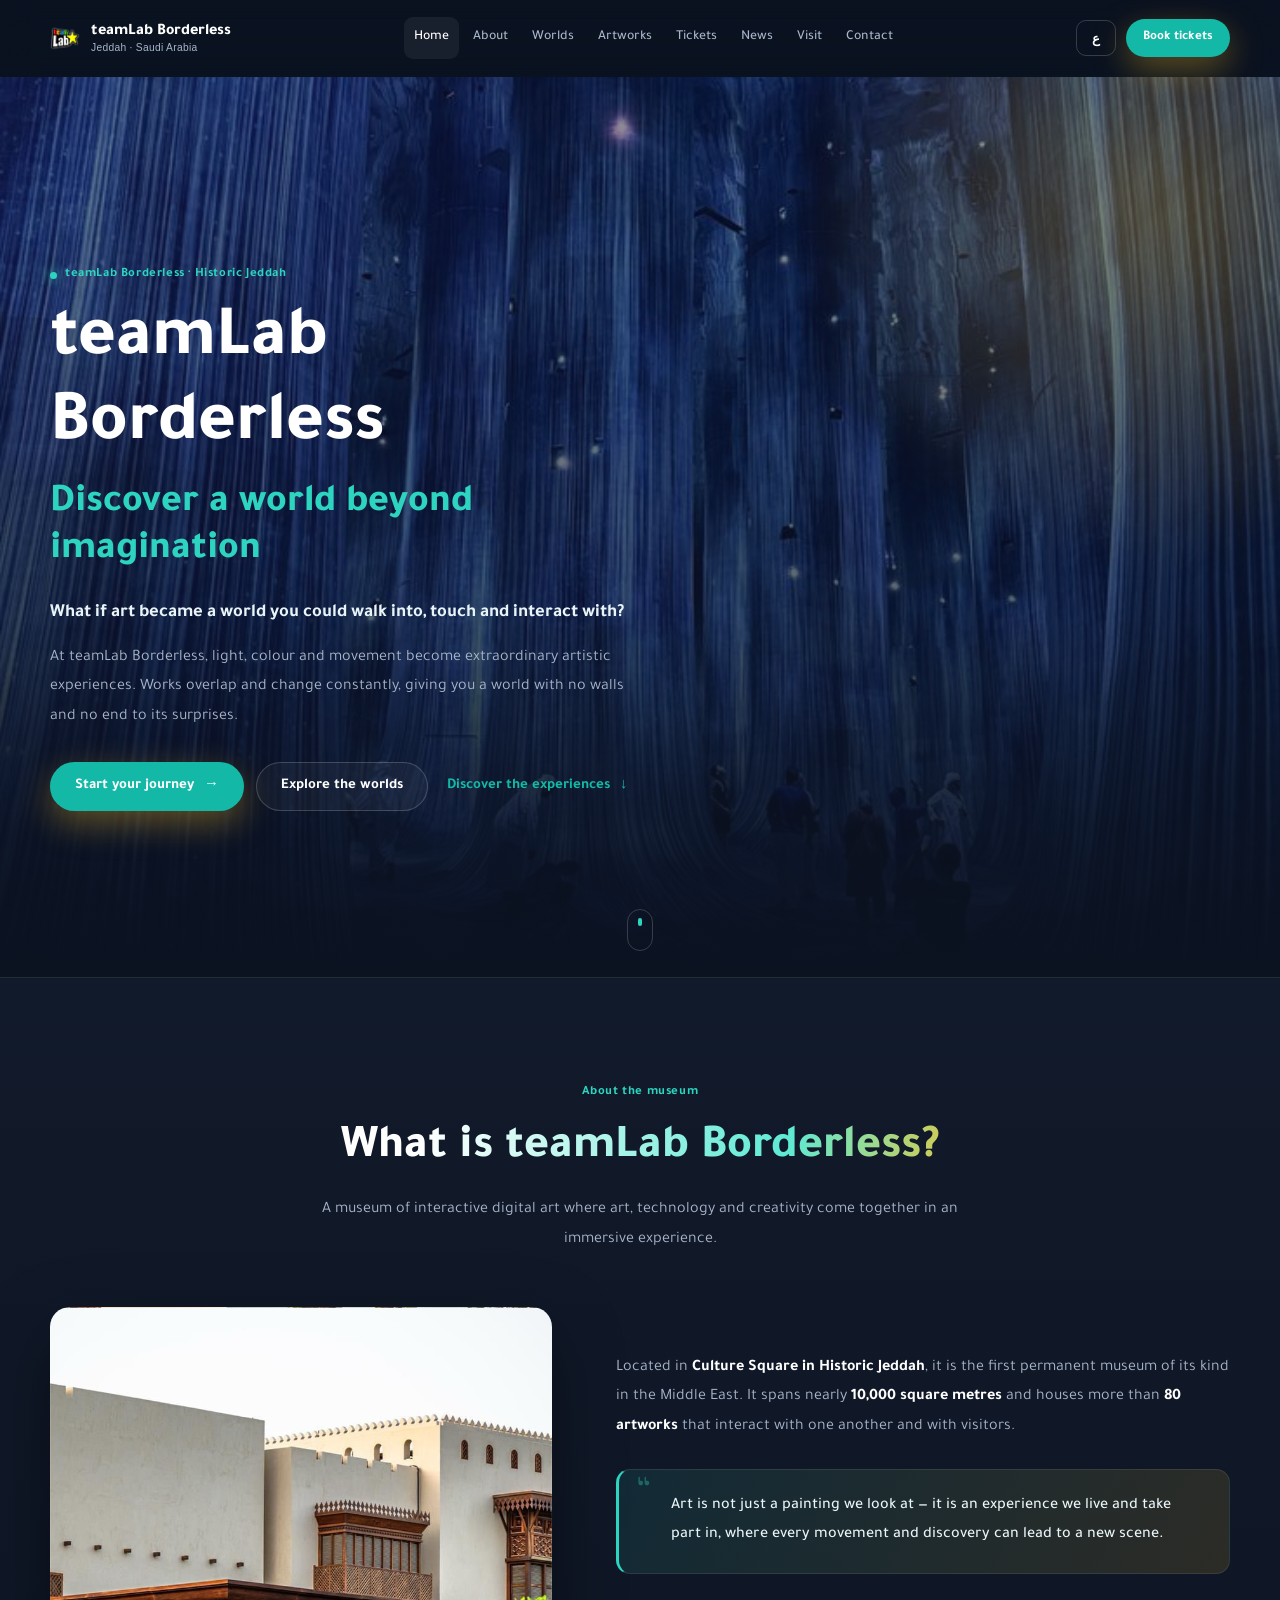
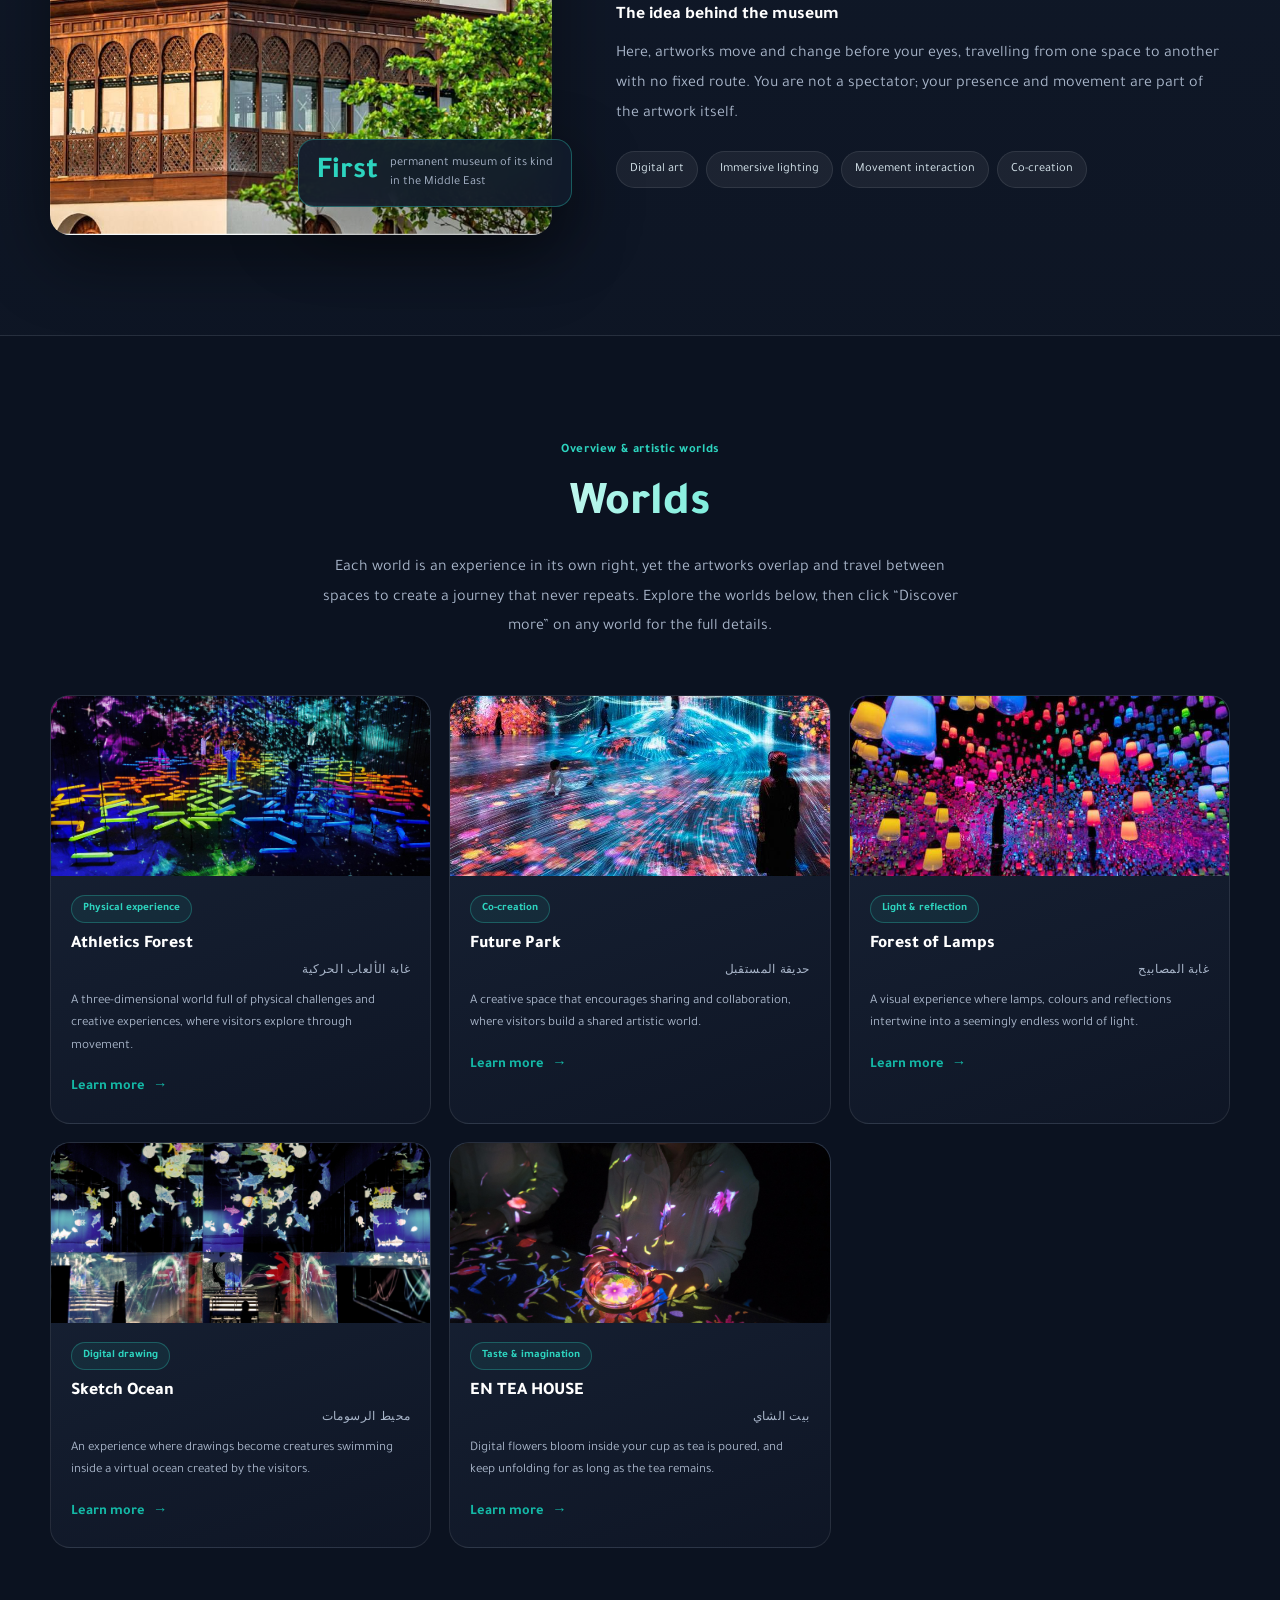
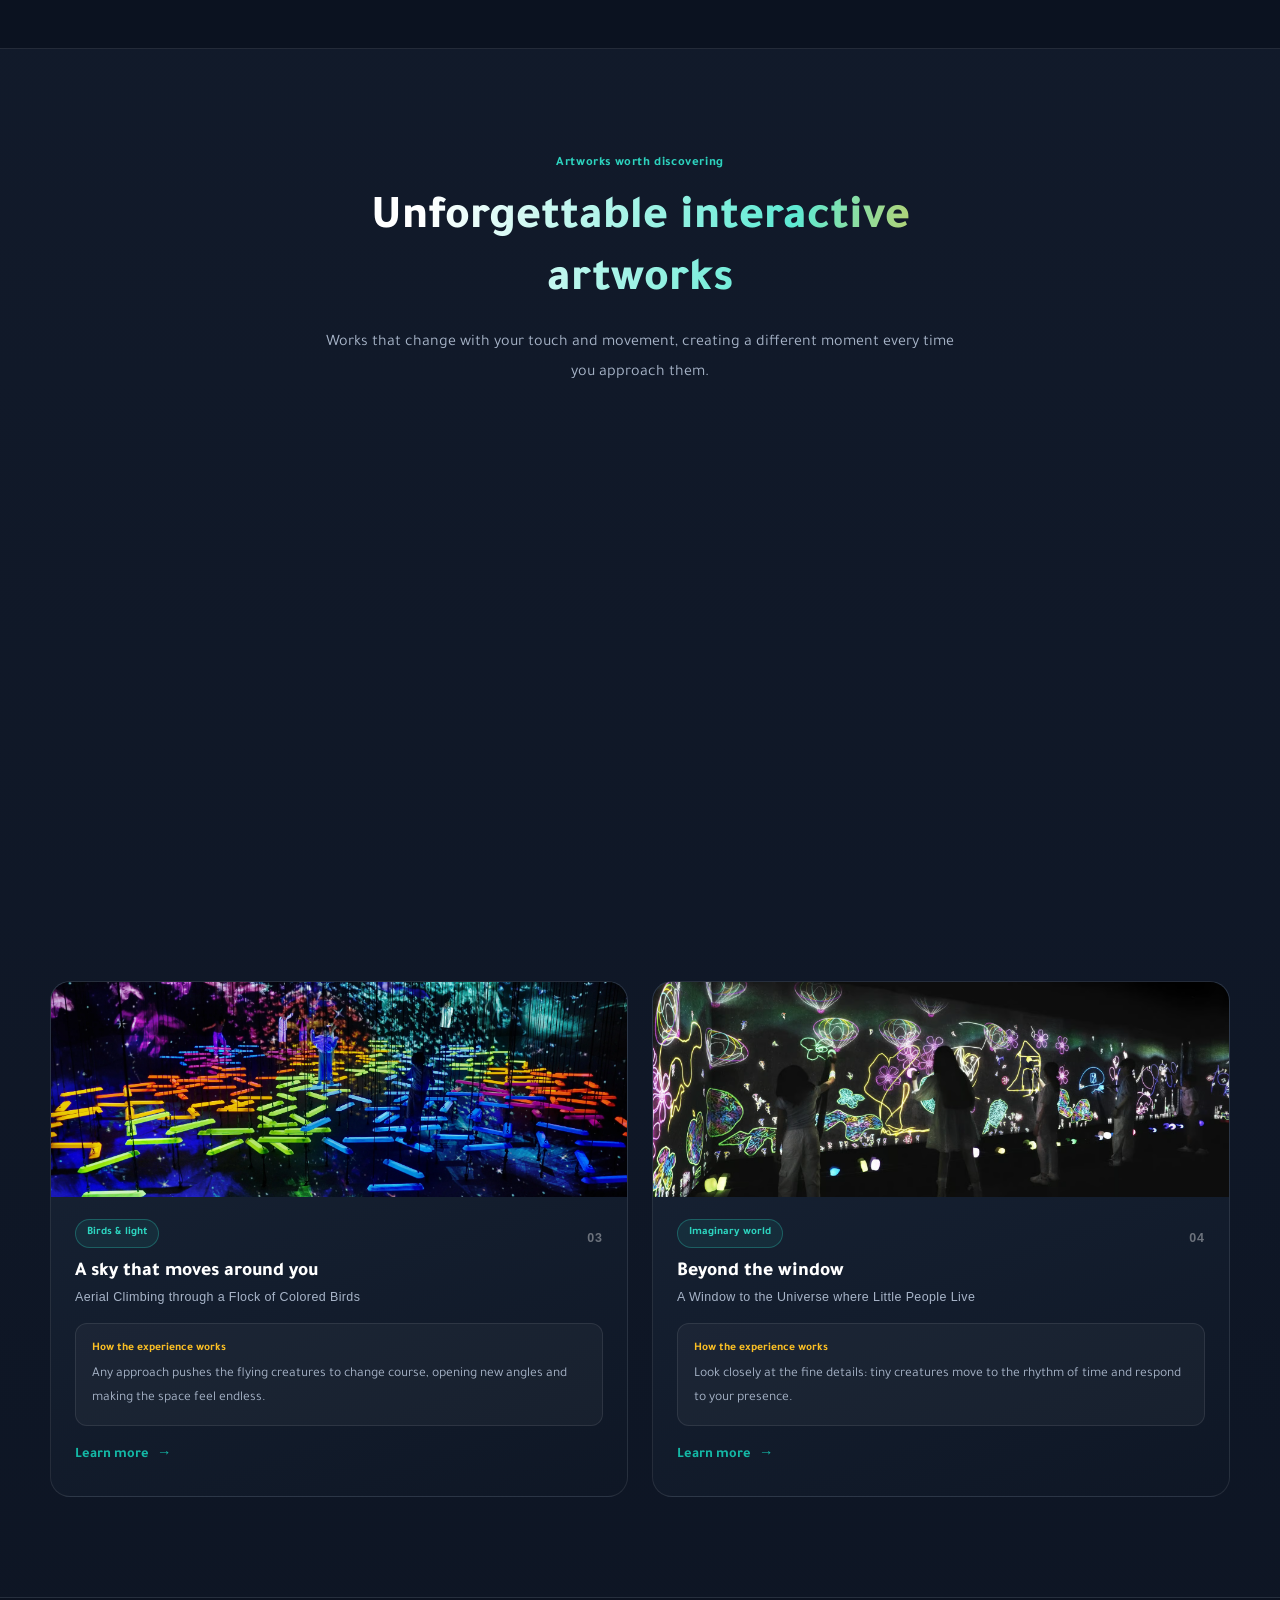
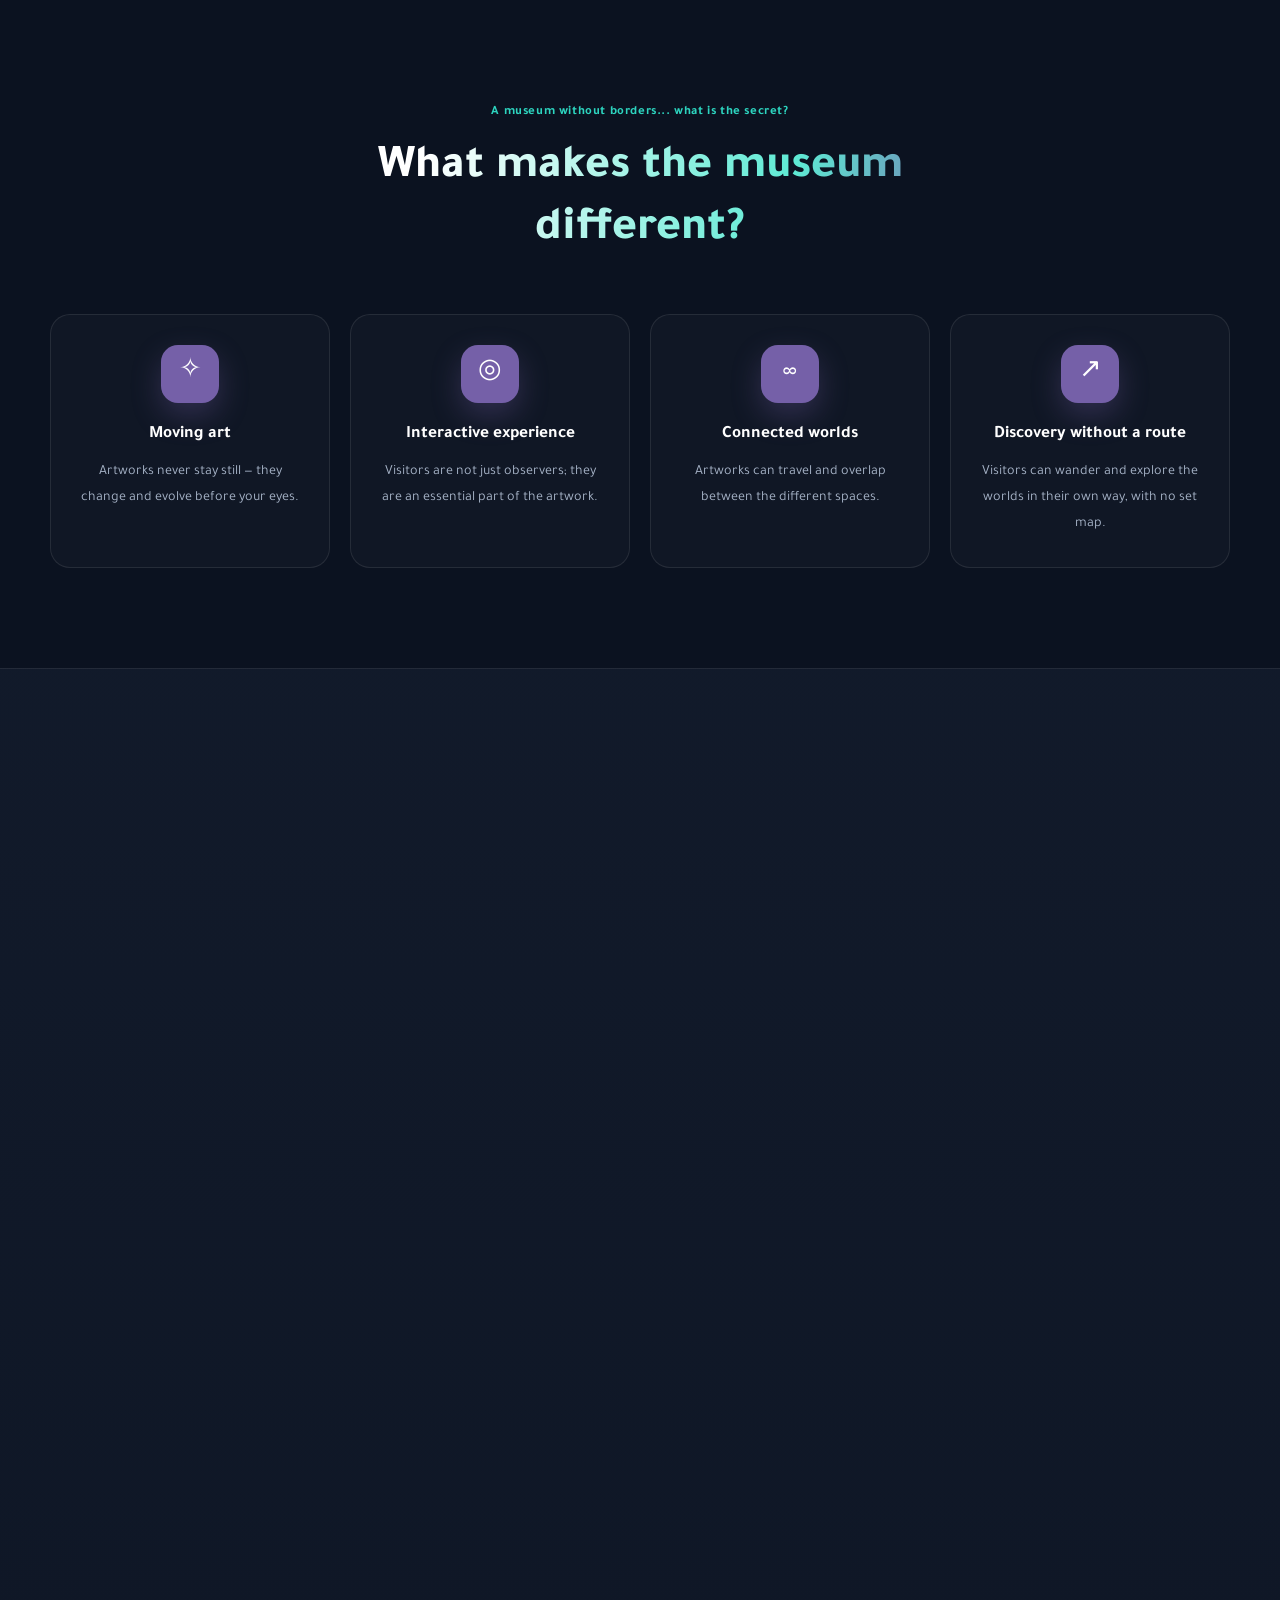
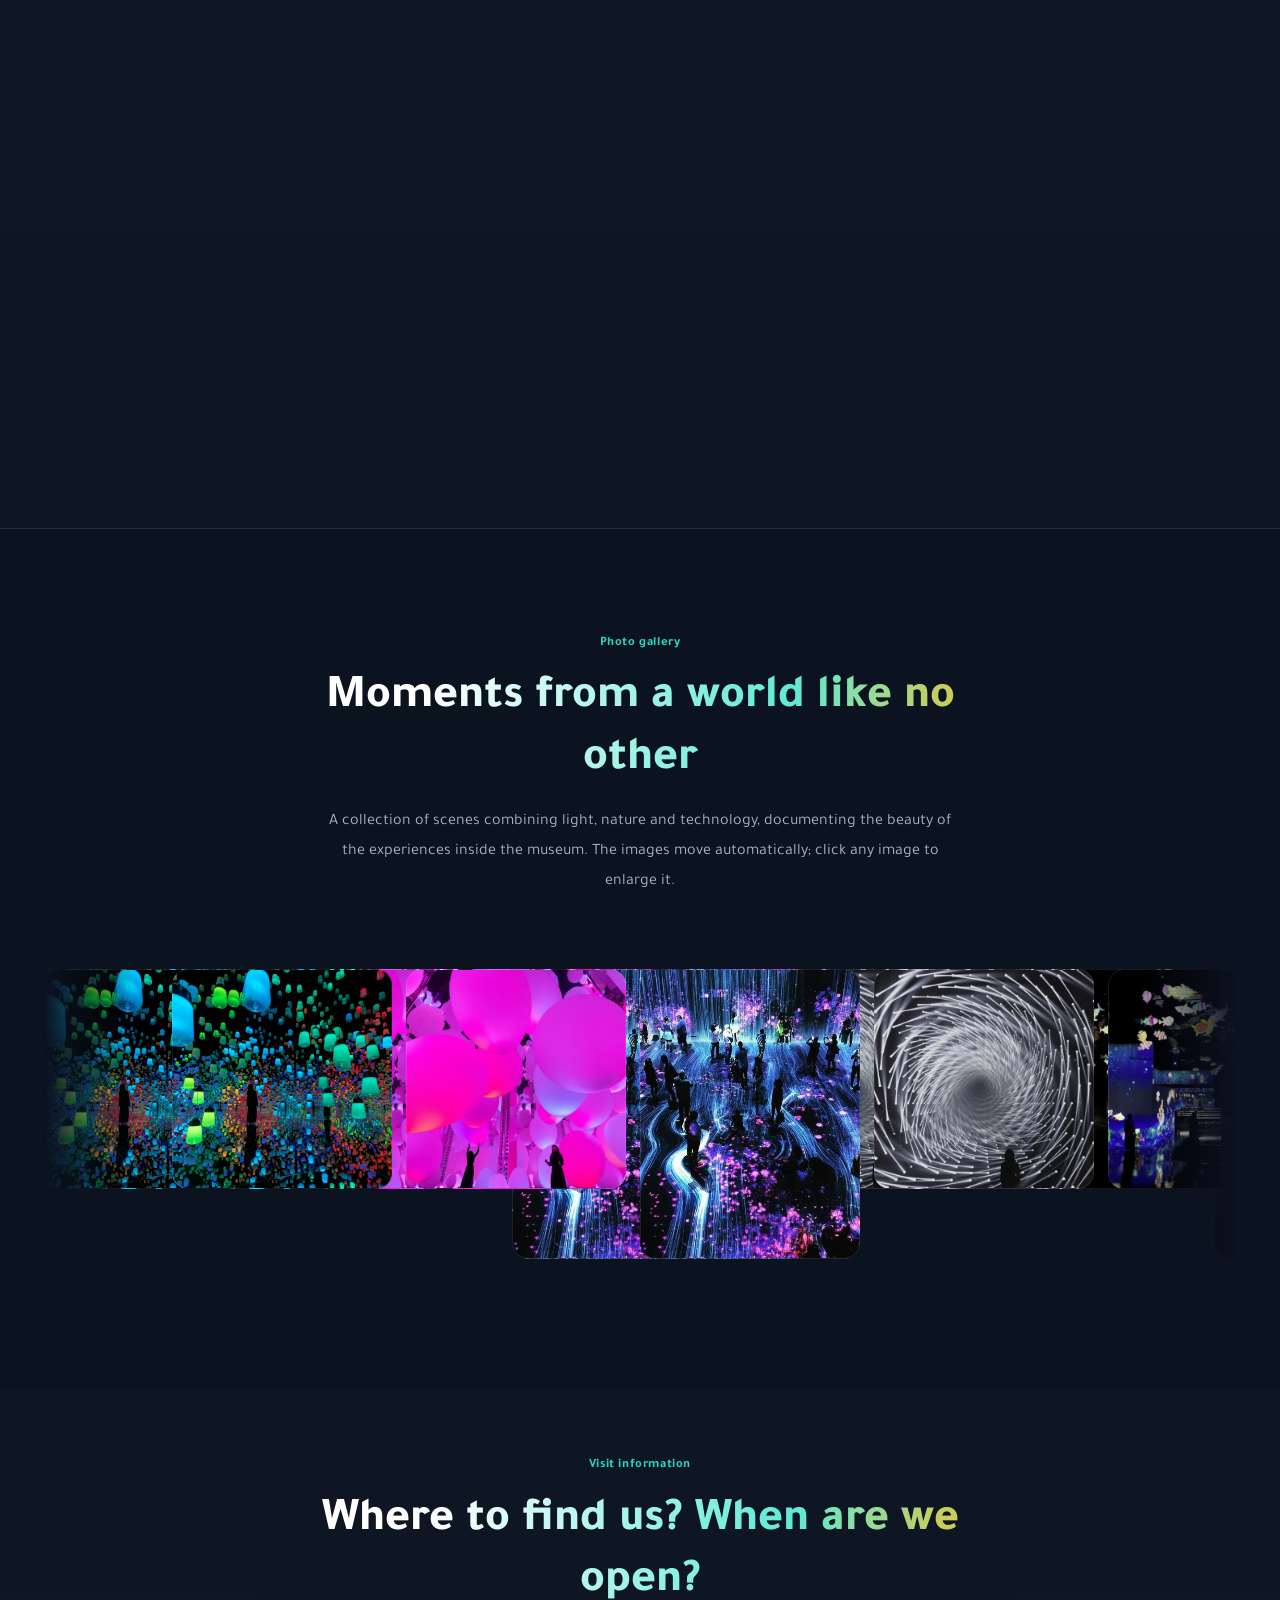
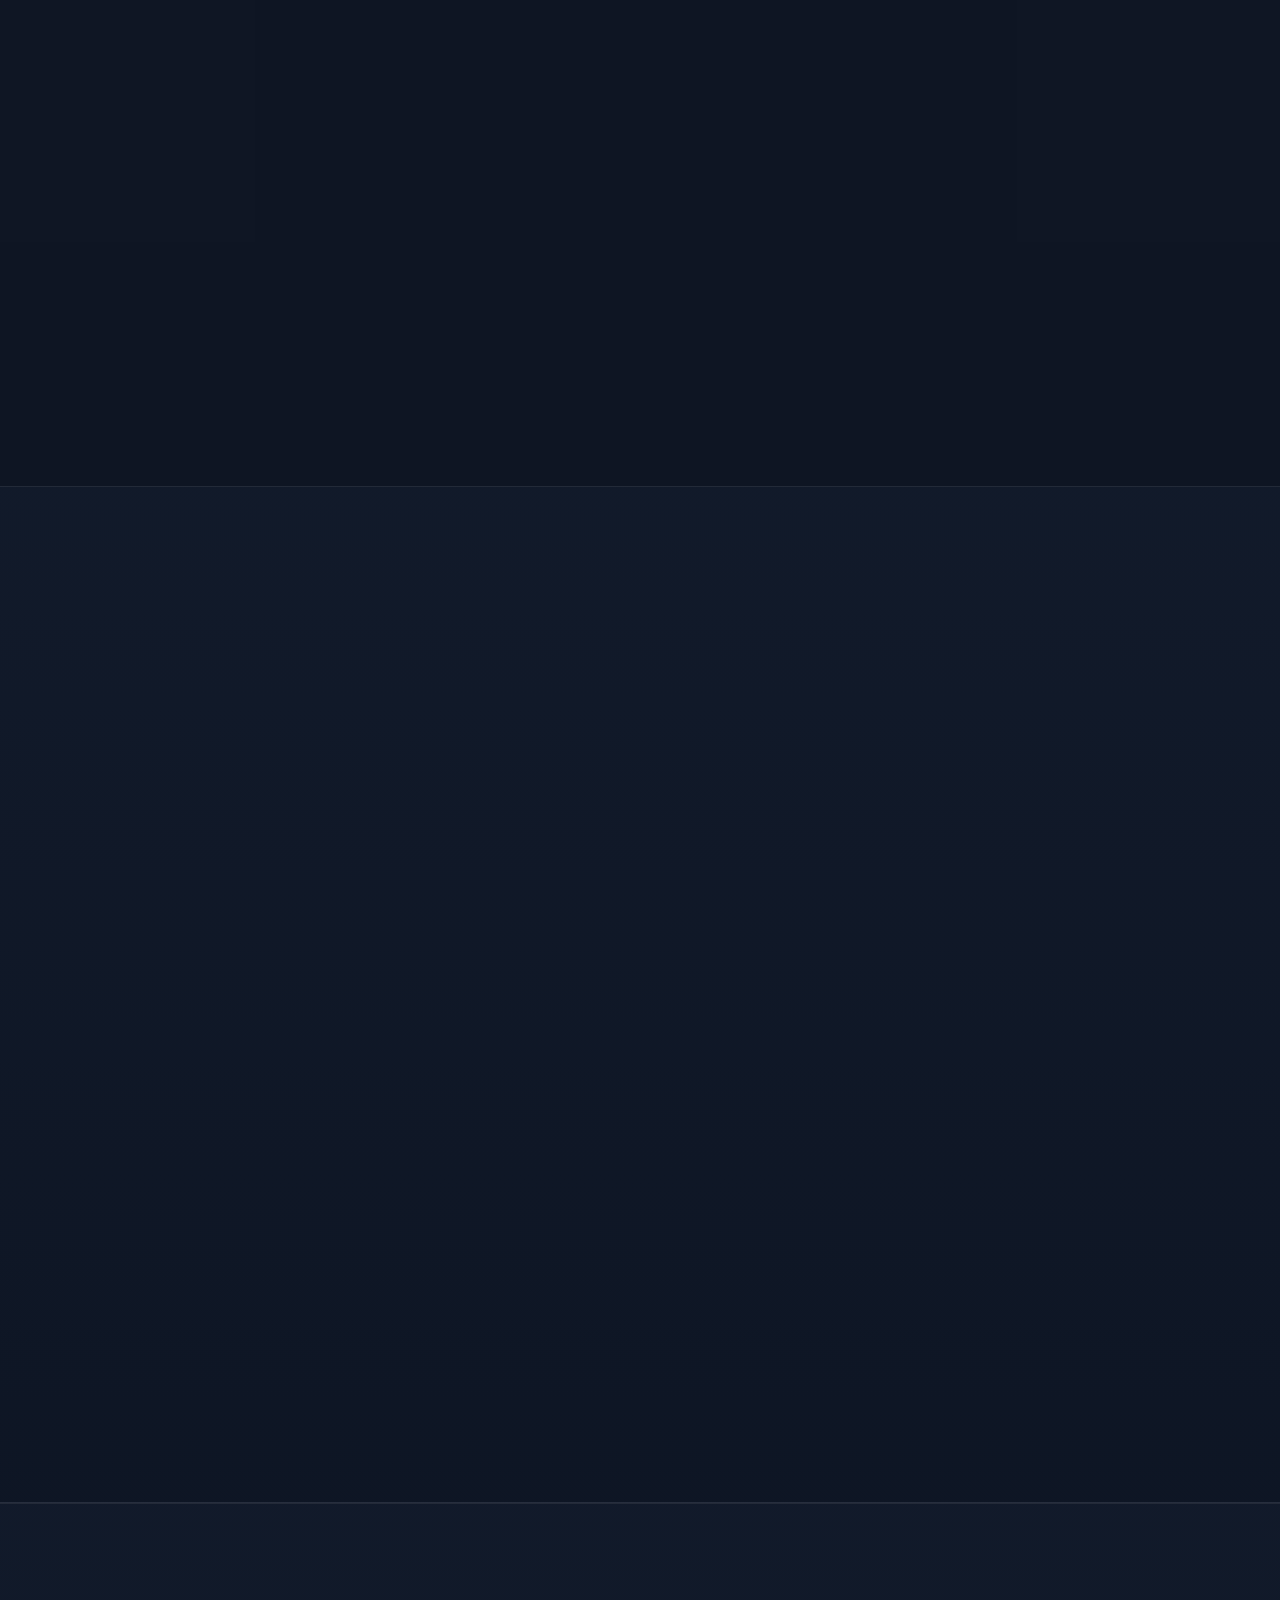
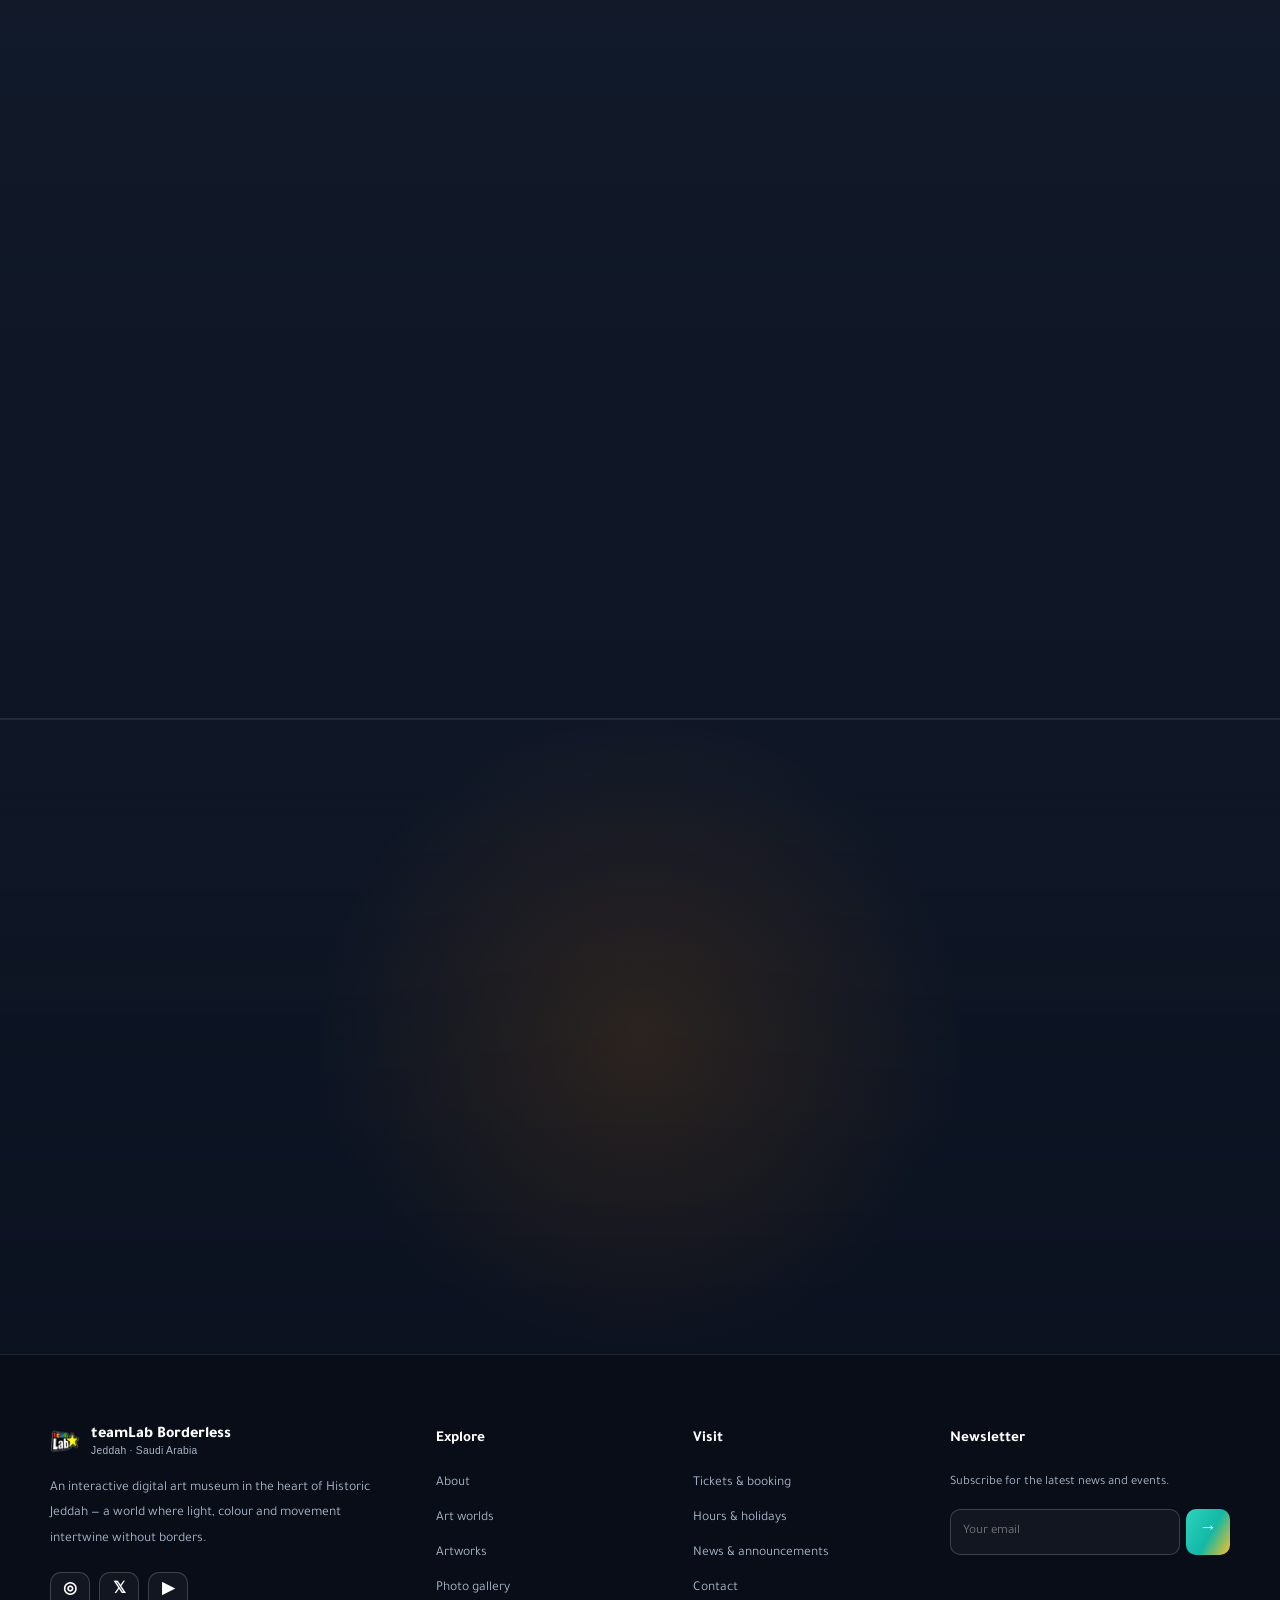
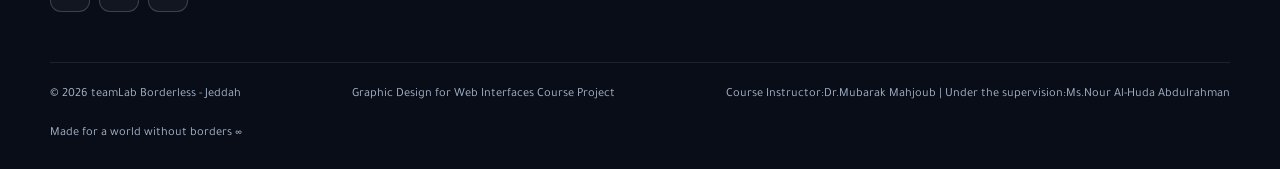
<file: en.html>
<!DOCTYPE html>
<html lang="en" dir="ltr">
<head>
  <meta charset="UTF-8">
  <meta name="viewport" content="width=device-width, initial-scale=1.0">
  <meta name="description" content="teamLab Borderless Jeddah: an interactive digital art museum in Jeddah Historic District. Explore the worlds, book your ticket, and discover timings, holidays and news.">
  <meta name="theme-color" content="#0b1220">
  <link rel="icon" type="image/png" href="assets/img/Logo.png">
  <link rel="apple-touch-icon" href="assets/img/Logo.png">
  <title>teamLab Borderless | Haneen Zeed1567781</title>

  <link rel="preconnect" href="https://fonts.googleapis.com">
  <link rel="preconnect" href="https://fonts.gstatic.com" crossorigin>
  <link href="https://fonts.googleapis.com/css2?family=Tajawal:wght@400;500;700;800&display=swap" rel="stylesheet">
  <link rel="stylesheet" href="assets/css/style.css?v=17">
</head>
<body>
  <a class="skip-link" href="#main">Skip to content</a>

  <!-- ============ Header ============ -->
  <header class="site-header" id="site-header">
    <div class="container header-inner">
      <a class="brand" href="#home" aria-label="teamLab Borderless - Home">
        <span>
          <img src="assets/img/Logo.png" alt="" width="30" height="30">
        </span>
        <span class="brand-text">
          <strong>teamLab Borderless</strong>
          <small>Jeddah · Saudi Arabia</small>
        </span>
      </a>

      <nav class="nav" id="primary-nav" aria-label="Main navigation">
        <a href="#home">Home</a>
        <a href="#about">About</a>
        <a href="#worlds">Worlds</a>
        <a href="#artworks">Artworks</a>
        <a href="#tickets">Tickets</a>
        <a href="#news">News</a>
        <a href="#visit">Visit</a>
        <a href="#contact">Contact</a>
      </nav>

      <div class="header-actions">
        <a class="lang-switch" href="index.html" lang="ar" aria-label="النسخة العربية" title="العربية">ع</a>
        <button class="btn btn--small btn--primary" type="button" data-book-scroll>Book tickets</button>
        <button class="menu-toggle" id="menu-toggle" type="button" aria-label="Open menu" aria-expanded="false" aria-controls="primary-nav">
          <span></span><span></span><span></span>
        </button>
      </div>
    </div>
  </header>

  <main id="main">
    <!-- ============ Hero ============ -->
    <section class="hero" id="home">
      <div class="hero-glow" aria-hidden="true"></div>
      <div class="container hero-grid">
        <div class="hero-copy reveal">
          <span class="eyebrow"><span class="eyebrow-dot"></span> teamLab Borderless · Historic Jeddah</span>
          <h1 class="hero-title">
            teamLab Borderless
            <span class="accent-text">Discover a world beyond imagination</span>
          </h1>
          <p class="hero-lead">What if art became a world you could walk into, touch and interact with?</p>
          <p class="hero-text">At teamLab Borderless, light, colour and movement become extraordinary artistic experiences. Works overlap and change constantly, giving you a world with no walls and no end to its surprises.</p>
          <div class="hero-actions">
            <button class="btn btn--primary" type="button" data-book-scroll>Start your journey <span aria-hidden="true">→</span></button>
            <a class="btn btn--ghost" href="#worlds">Explore the worlds</a>
            <a class="btn btn--text" href="#artworks">Discover the experiences <span aria-hidden="true">↓</span></a>
          </div>
        </div>
      </div>
      <a class="scroll-cue" href="#about" aria-label="Scroll to next section"><span></span></a>
    </section>

    <!-- ============ About ============ -->
    <section class="section section--tint" id="about">
      <div class="container">
        <div class="section-head reveal">
          <span class="eyebrow">About the museum</span>
          <h2 class="section-title">What is teamLab Borderless?</h2>
          <p class="section-lead">A museum of interactive digital art where art, technology and creativity come together in an immersive experience.</p>
        </div>
        <div class="about-grid">
          <div class="about-media reveal">
            <div class="media media--about" data-img="assets/img/museum.jpg" role="img" aria-label="A view inside the museum">
              <div class="media__placeholder">
                <span class="media__symbol">✦</span>
                <strong>Image placeholder</strong>
                <small>assets/img/about-museum.svg</small>
              </div>
            </div>
            <div class="about-badge">
              <strong>First</strong>
              <span>permanent museum of its kind<br>in the Middle East</span>
            </div>
          </div>
          <div class="about-copy reveal">
            <p>Located in <strong>Culture Square in Historic Jeddah</strong>, it is the first permanent museum of its kind in the Middle East. It spans nearly <strong>10,000 square metres</strong> and houses more than <strong>80 artworks</strong> that interact with one another and with visitors.</p>
            <div class="quote-card">
              <span class="quote-mark" aria-hidden="true">“</span>
              <p>Art is not just a painting we look at — it is an experience we live and take part in, where every movement and discovery can lead to a new scene.</p>
            </div>
            <h3 class="mini-title">The idea behind the museum</h3>
            <p>Here, artworks move and change before your eyes, travelling from one space to another with no fixed route. You are not a spectator; your presence and movement are part of the artwork itself.</p>
            <div class="about-chips">
              <span>Digital art</span><span>Immersive lighting</span><span>Movement interaction</span><span>Co-creation</span>
            </div>
          </div>
        </div>
      </div>
    </section>

    <!-- ============ Worlds ============ -->
    <section class="section" id="worlds">
      <div class="container">
        <div class="section-head reveal">
          <span class="eyebrow">Overview &amp; artistic worlds</span>
          <h2 class="section-title">Worlds</h2>
          <p class="section-lead">Each world is an experience in its own right, yet the artworks overlap and travel between spaces to create a journey that never repeats. Explore the worlds below, then click “Discover more” on any world for the full details.</p>
        </div>

        <div class="world-grid">
          <article class="world-card reveal" data-title="Athletics Forest" data-en="غابة الألعاب الحركية" data-desc="A three-dimensional world full of physical challenges and creative experiences, where visitors explore spaces through movement and interaction with the digital environment." data-extra="Wear comfortable clothes — you will jump, climb and move freely between interactive platforms and walls." data-duration="About 25 minutes">
            <div class="media media--world-1" data-img="assets/img/Athletics-Forest.jpe" role="img" aria-label="Athletics Forest">
              <div class="media__placeholder"><span class="media__symbol">✦</span><strong>Image placeholder</strong><small>Athletics-Forest.jpe</small></div>
            </div>
            <div class="world-card__body">
              <span class="badge">Physical experience</span>
              <h3>Athletics Forest</h3>
              <span class="en-name" dir="rtl">غابة الألعاب الحركية</span>
              <p>A three-dimensional world full of physical challenges and creative experiences, where visitors explore through movement.</p>
              <button class="card-link" type="button" data-detail>Learn more <span aria-hidden="true">→</span></button>
            </div>
          </article>

          <article class="world-card reveal" data-title="Future Park" data-en="حديقة المستقبل" data-desc="A creative space that encourages sharing and collaboration, where visitors help build a shared artistic world through their ideas and interactions." data-extra="Your drawings appear instantly on walls and floors; work with others to watch your world change together." data-duration="About 20 minutes">
            <div class="media media--world-2" data-img="assets/img/Future-Park.jpe" role="img" aria-label="Future Park">
              <div class="media__placeholder"><span class="media__symbol">✦</span><strong>Image placeholder</strong><small>Future-Park.jpe</small></div>
            </div>
            <div class="world-card__body">
              <span class="badge">Co-creation</span>
              <h3>Future Park</h3>
              <span class="en-name" dir="rtl">حديقة المستقبل</span>
              <p>A creative space that encourages sharing and collaboration, where visitors build a shared artistic world.</p>
              <button class="card-link" type="button" data-detail>Learn more <span aria-hidden="true">→</span></button>
            </div>
          </article>

          <article class="world-card reveal" data-title="Forest of Lamps" data-en="غابة المصابيح" data-desc="A visual experience where lamps, colours and reflections intertwine to create a world of light that seems to stretch without end." data-extra="Turn off your camera flash and let your eyes adjust to the dark to discover layers of light and endless reflections." data-duration="About 15 minutes">
            <div class="media media--world-3" data-img="assets/img/Forest-of-Lamps.jpe" role="img" aria-label="Forest of Lamps">
              <div class="media__placeholder"><span class="media__symbol">✦</span><strong>Image placeholder</strong><small>Forest-of-Lamps.jpe</small></div>
            </div>
            <div class="world-card__body">
              <span class="badge">Light &amp; reflection</span>
              <h3>Forest of Lamps</h3>
              <span class="en-name" dir="rtl">غابة المصابيح</span>
              <p>A visual experience where lamps, colours and reflections intertwine into a seemingly endless world of light.</p>
              <button class="card-link" type="button" data-detail>Learn more <span aria-hidden="true">→</span></button>
            </div>
          </article>

          <article class="world-card reveal" data-title="Sketch Ocean" data-en="محيط الرسومات" data-desc="An artistic experience that lets visitors help create a digital ocean world, where drawings become creatures inside the virtual sea." data-extra="Draw a creature on the provided paper, then watch it swim in the digital ocean alongside other visitors' drawings." data-duration="About 20 minutes">
            <div class="media media--world-4" data-img="assets/img/Sketch-Ocean.jpe" role="img" aria-label="Sketch Ocean">
              <div class="media__placeholder"><span class="media__symbol">✦</span><strong>Image placeholder</strong><small>Sketch-Ocean.jpe</small></div>
            </div>
            <div class="world-card__body">
              <span class="badge">Digital drawing</span>
              <h3>Sketch Ocean</h3>
              <span class="en-name" dir="rtl">محيط الرسومات</span>
              <p>An experience where drawings become creatures swimming inside a virtual ocean created by the visitors.</p>
              <button class="card-link" type="button" data-detail>Learn more <span aria-hidden="true">→</span></button>
            </div>
          </article>

          <article class="world-card reveal" data-title="EN TEA HOUSE" data-en="بيت الشاي" data-desc="An experience combining tea and digital art, where digital flowers appear and bloom inside the cup as tea is poured, continuing while the tea remains." data-extra="Sit down, order a cup of tea and watch the digital flowers bloom and change with every sip. Reserved for museum guests." data-duration="About 15 minutes">
            <div class="media media--world-5" data-img="assets/img/EN-TEA-HOUSE.jpe" role="img" aria-label="EN TEA HOUSE">
              <div class="media__placeholder"><span class="media__symbol">✦</span><strong>Image placeholder</strong><small>EN-TEA-HOUSE.jpe</small></div>
            </div>
            <div class="world-card__body">
              <span class="badge">Taste &amp; imagination</span>
              <h3>EN TEA HOUSE</h3>
              <span class="en-name" dir="rtl">بيت الشاي</span>
              <p>Digital flowers bloom inside your cup as tea is poured, and keep unfolding for as long as the tea remains.</p>
              <button class="card-link" type="button" data-detail>Learn more <span aria-hidden="true">→</span></button>
            </div>
          </article>
        </div>
      </div>
    </section>

    <!-- ============ Artworks ============ -->
    <section class="section section--tint" id="artworks">
      <div class="container">
        <div class="section-head reveal">
          <span class="eyebrow">Artworks worth discovering</span>
          <h2 class="section-title">Unforgettable interactive artworks</h2>
          <p class="section-lead">Works that change with your touch and movement, creating a different moment every time you approach them.</p>
        </div>
        <div class="art-grid">
          <article class="art-card reveal" data-title="A touch that changes the scene" data-en="Untitled" data-desc="Suspended forms respond to your touch as colours flow and notes spread through the space, renewing the scene every moment." data-extra="Every touch reshapes the colour and sound; try touching together with friends to see the artwork evolve differently." data-duration="Open interactive experience">
            <div class="media media--art-1" data-img="assets/img/Untitled.jpe" role="img" aria-label="Artwork: Untitled">
              <div class="media__placeholder"><span class="media__symbol">✦</span><strong>Image placeholder</strong><small>Untitled.jpe</small></div>
            </div>
            <div class="art-card__body">
              <div class="art-card__top"><span class="badge">Touch &amp; light</span><span class="art-index">01</span></div>
              <h3>A touch that changes the scene</h3>
              <span class="en-name" dir="ltr">Untitled</span>
              <div class="art-explain"><span>How the experience works</span><p>Suspended forms respond to your touch as colours flow and notes spread through the space, renewing the scene every moment.</p></div>
              <button class="card-link" type="button" data-detail>Learn more <span aria-hidden="true">→</span></button>
            </div>
          </article>

          <article class="art-card reveal" data-title="A rhythm that moves with you" data-en="Multi Jumping Universe" data-desc="As you move from one level to another, the scene breaks apart and returns in different colours and patterns; the rhythm of your movement paints the picture." data-extra="Your jumps transform the scene; each jump opens a new layer of colour and pattern in the digital world." data-duration="Physical experience">
            <div class="media media--art-2" data-img="assets/img/Multi-Jumping-Universe.webp" role="img" aria-label="Artwork: Multi Jumping Universe">
              <div class="media__placeholder"><span class="media__symbol">✦</span><strong>Image placeholder</strong><small>Multi-Jumping-Universe.webp</small></div>
            </div>
            <div class="art-card__body">
              <div class="art-card__top"><span class="badge">Digital movement</span><span class="art-index">02</span></div>
              <h3>A rhythm that moves with you</h3>
              <span class="en-name" dir="ltr">Multi Jumping Universe</span>
              <div class="art-explain"><span>How the experience works</span><p>As you move from one level to another, the scene breaks apart and returns in different colours and patterns; your rhythm paints the picture.</p></div>
              <button class="card-link" type="button" data-detail>Learn more <span aria-hidden="true">→</span></button>
            </div>
          </article>

          <article class="art-card reveal" data-title="A sky that moves around you" data-en="Aerial Climbing through a Flock of Colored Birds" data-desc="Any approach pushes the flying creatures to change course, opening new angles and making the space feel as if it stretches without end." data-extra="As you approach, the birds take flight and change direction, revealing a new scene with every step." data-duration="Visual experience">
            <div class="media media--art-3" data-img="assets/img/Aerial-Climbing.webp" role="img" aria-label="Artwork: Aerial Climbing through a Flock of Colored Birds">
              <div class="media__placeholder"><span class="media__symbol">✦</span><strong>Image placeholder</strong><small>Aerial-Climbing.webp</small></div>
            </div>
            <div class="art-card__body">
              <div class="art-card__top"><span class="badge">Birds &amp; light</span><span class="art-index">03</span></div>
              <h3>A sky that moves around you</h3>
              <span class="en-name" dir="ltr">Aerial Climbing through a Flock of Colored Birds</span>
              <div class="art-explain"><span>How the experience works</span><p>Any approach pushes the flying creatures to change course, opening new angles and making the space feel endless.</p></div>
              <button class="card-link" type="button" data-detail>Learn more <span aria-hidden="true">→</span></button>
            </div>
          </article>

          <article class="art-card reveal" data-title="Beyond the window" data-en="A Window to the Universe where Little People Live" data-desc="Look closely at the fine details: tiny creatures move to the rhythm of time and respond to your presence with a change in motion." data-extra="Come closer and watch the details; the little characters move and react to time and to you standing there." data-duration="Reflection &amp; interaction">
            <div class="media media--art-4" data-img="assets/img/Window-to-the-Universe.avif" role="img" aria-label="Artwork: A Window to the Universe where Little People Live">
              <div class="media__placeholder"><span class="media__symbol">✦</span><strong>Image placeholder</strong><small>Window-to-the-Universe.avif</small></div>
            </div>
            <div class="art-card__body">
              <div class="art-card__top"><span class="badge">Imaginary world</span><span class="art-index">04</span></div>
              <h3>Beyond the window</h3>
              <span class="en-name" dir="ltr">A Window to the Universe where Little People Live</span>
              <div class="art-explain"><span>How the experience works</span><p>Look closely at the fine details: tiny creatures move to the rhythm of time and respond to your presence.</p></div>
              <button class="card-link" type="button" data-detail>Learn more <span aria-hidden="true">→</span></button>
            </div>
          </article>
        </div>
      </div>
    </section>

    <!-- ============ Difference ============ -->
    <section class="section" id="difference">
      <div class="container">
        <div class="section-head reveal">
          <span class="eyebrow">A museum without borders... what is the secret?</span>
          <h2 class="section-title">What makes the museum different?</h2>
        </div>
        <div class="feature-grid">
          <article class="feature-card reveal">
            <span class="feature-icon" aria-hidden="true">✧</span>
            <h3>Moving art</h3>
            <p>Artworks never stay still — they change and evolve before your eyes.</p>
          </article>
          <article class="feature-card reveal">
            <span class="feature-icon" aria-hidden="true">◎</span>
            <h3>Interactive experience</h3>
            <p>Visitors are not just observers; they are an essential part of the artwork.</p>
          </article>
          <article class="feature-card reveal">
            <span class="feature-icon" aria-hidden="true">∞</span>
            <h3>Connected worlds</h3>
            <p>Artworks can travel and overlap between the different spaces.</p>
          </article>
          <article class="feature-card reveal">
            <span class="feature-icon" aria-hidden="true">↗</span>
            <h3>Discovery without a route</h3>
            <p>Visitors can wander and explore the worlds in their own way, with no set map.</p>
          </article>
        </div>
      </div>
    </section>

    <!-- ============ Tickets & Booking ============ -->
    <section class="section section--tint" id="tickets">
      <div class="container">
        <div class="section-head reveal">
          <span class="eyebrow">Tickets &amp; booking</span>
          <h2 class="section-title">Choose your ticket and begin the journey</h2>
          <p class="section-lead">Book in advance to secure your preferred time, especially on weekends and during special occasions.</p>
        </div>

        <div class="ticket-grid">
          <article class="ticket-card ticket-card--popular reveal" data-ticket="general">
            <span class="ticket-tag">Most popular</span>
            <h3>General Admission</h3>
            <p class="ticket-price"><strong>120</strong><span>SAR</span></p>
            <ul><li>Entry to all worlds</li><li>One visitor (12 years and over)</li><li>Valid for the selected visit date</li></ul>
            <button class="btn btn--ghost btn--full" type="button" data-select-ticket="general">Choose ticket</button>
          </article>
          <article class="ticket-card reveal" data-ticket="child">
            <h3>Child Ticket</h3>
            <p class="ticket-price"><strong>80</strong><span>SAR</span></p>
            <ul><li>Ages 3 to 11</li><li>Entry to all worlds</li><li>Must be accompanied by an adult</li></ul>
            <button class="btn btn--ghost btn--full" type="button" data-select-ticket="child">Choose ticket</button>
          </article>
          <article class="ticket-card reveal" data-ticket="family">
            <span class="ticket-tag ticket-tag--alt">Best value</span>
            <h3>Family Ticket</h3>
            <p class="ticket-price"><strong>350</strong><span>SAR</span></p>
            <ul><li>2 adults + 2 children</li><li>Entry to all worlds</li><li>Save 50 SAR vs individual tickets</li></ul>
            <button class="btn btn--ghost btn--full" type="button" data-select-ticket="family">Choose ticket</button>
          </article>
          <article class="ticket-card reveal" data-ticket="vip">
            <h3>VIP Experience</h3>
            <p class="ticket-price"><strong>250</strong><span>SAR</span></p>
            <ul><li>Skip-the-line entry</li><li>Guided photo tour</li><li>Museum souvenir gift</li></ul>
            <button class="btn btn--ghost btn--full" type="button" data-select-ticket="vip">Choose ticket</button>
          </article>
        </div>

        <p class="ticket-note reveal">Children under 3 enter free. Prices include VAT and may change during special occasions; check the News section before visiting.</p>

        <div class="booking-panel reveal" id="booking-panel">
          <div class="booking-head">
            <div>
              <span class="eyebrow">Direct booking</span>
              <h3>Book your visit in minutes</h3>
            </div>
            <button class="btn btn--text" type="button" id="show-bookings">My bookings <span aria-hidden="true">→</span></button>
          </div>
          <form id="booking-form" novalidate>
            <div class="form-grid">
              <div class="field field--tickets">
                <span class="field-label" id="book-tickets-label">Ticket type (choose more than one)</span>
                <div class="ticket-options" id="book-tickets" role="group" aria-labelledby="book-tickets-label">
                  <div class="ticket-option is-picked">
                    <label class="ticket-option__check">
                      <input type="checkbox" name="ticket" value="general" checked>
                      <span class="ticket-option__name">General Admission — 120 SAR</span>
                    </label>
                    <span class="stepper stepper--mini">
                      <button type="button" data-step="-1" aria-label="Decrease quantity">−</button>
                      <input type="number" value="1" min="1" max="10" aria-label="Quantity" data-qty>
                      <button type="button" data-step="1" aria-label="Increase quantity">+</button>
                    </span>
                  </div>
                  <div class="ticket-option">
                    <label class="ticket-option__check">
                      <input type="checkbox" name="ticket" value="child">
                      <span class="ticket-option__name">Child Ticket — 80 SAR</span>
                    </label>
                    <span class="stepper stepper--mini">
                      <button type="button" data-step="-1" aria-label="Decrease quantity">−</button>
                      <input type="number" value="1" min="1" max="10" aria-label="Quantity" data-qty>
                      <button type="button" data-step="1" aria-label="Increase quantity">+</button>
                    </span>
                  </div>
                  <div class="ticket-option">
                    <label class="ticket-option__check">
                      <input type="checkbox" name="ticket" value="family">
                      <span class="ticket-option__name">Family Ticket — 350 SAR</span>
                    </label>
                    <span class="stepper stepper--mini">
                      <button type="button" data-step="-1" aria-label="Decrease quantity">−</button>
                      <input type="number" value="1" min="1" max="10" aria-label="Quantity" data-qty>
                      <button type="button" data-step="1" aria-label="Increase quantity">+</button>
                    </span>
                  </div>
                  <div class="ticket-option">
                    <label class="ticket-option__check">
                      <input type="checkbox" name="ticket" value="vip">
                      <span class="ticket-option__name">VIP Experience — 250 SAR</span>
                    </label>
                    <span class="stepper stepper--mini">
                      <button type="button" data-step="-1" aria-label="Decrease quantity">−</button>
                      <input type="number" value="1" min="1" max="10" aria-label="Quantity" data-qty>
                      <button type="button" data-step="1" aria-label="Increase quantity">+</button>
                    </span>
                  </div>
                </div>
              </div>
              <div class="field">
                <label for="book-date">Visit date</label>
                <input id="book-date" name="date" type="date" required>
                <small class="field-hint" id="date-hint">Monday is our weekly closing day — please choose another day.</small>
              </div>
              <div class="field">
                <label for="book-time">Time</label>
                <select id="book-time" name="time" required></select>
              </div>
              <div class="field">
                <label for="book-name">Full name</label>
                <input id="book-name" name="name" type="text" autocomplete="name" placeholder="Your full name" required>
              </div>
              <div class="field">
                <label for="book-phone">Mobile number</label>
                <input id="book-phone" name="phone" type="tel" autocomplete="tel" dir="ltr" placeholder="05xxxxxxxx" required>
              </div>
            </div>
            <div class="booking-summary">
              <div>
                <span>Total</span>
                <strong id="booking-total">120 SAR</strong>
              </div>
              <p id="booking-message" role="status" aria-live="polite"></p>
              <button class="btn btn--primary" type="submit">Confirm booking <span aria-hidden="true">→</span></button>
            </div>
          </form>
        </div>
      </div>
    </section>

    <!-- ============ Gallery ============ -->
    <section class="section" id="gallery">
      <div class="container">
        <div class="section-head reveal">
          <span class="eyebrow">Photo gallery</span>
          <h2 class="section-title">Moments from a world like no other</h2>
          <p class="section-lead">A collection of scenes combining light, nature and technology, documenting the beauty of the experiences inside the museum. The images move automatically; click any image to enlarge it.</p>
        </div>
        <div class="gallery-grid">
          <div class="gallery-rail">
            <div class="gallery-set">
          <button class="gallery-item media media--g1" type="button" data-index="0" data-img="assets/img/gallery-01.webp" data-caption="Light reflections in the Forest of Lamps" aria-label="View image: Light reflections in the Forest of Lamps">
            <span class="media__placeholder"><span class="media__symbol">✦</span><strong>Image placeholder</strong><small>gallery-01.webp</small></span>
          </button>
          <button class="gallery-item media media--g2" type="button" data-index="1" data-img="assets/img/gallery-02.webp" data-caption="A visitor interacting with a light sphere" aria-label="View image: A visitor interacting with a light sphere">
            <span class="media__placeholder"><span class="media__symbol">✦</span><strong>Image placeholder</strong><small>gallery-02.webp</small></span>
          </button>
          <button class="gallery-item media media--g3" type="button" data-index="2" data-img="assets/img/gallery-03.jpg" data-caption="Colours flowing across the floor" aria-label="View image: Colours flowing across the floor">
            <span class="media__placeholder"><span class="media__symbol">✦</span><strong>Image placeholder</strong><small>gallery-03.jpg</small></span>
          </button>
          <button class="gallery-item media media--g4" type="button" data-index="3" data-img="assets/img/gallery-04.avif" data-caption="A scene of light and shadow" aria-label="View image: A scene of light and shadow">
            <span class="media__placeholder"><span class="media__symbol">✦</span><strong>Image placeholder</strong><small>gallery-04.avif</small></span>
          </button>
          <button class="gallery-item media media--g5" type="button" data-index="4" data-img="assets/img/gallery-05.avif" data-caption="Drawings turning into sea creatures" aria-label="View image: Drawings turning into sea creatures">
            <span class="media__placeholder"><span class="media__symbol">✦</span><strong>Image placeholder</strong><small>gallery-05.avif</small></span>
          </button>
          <button class="gallery-item media media--g6" type="button" data-index="5" data-img="assets/img/gallery-06.avif" data-caption="A digital flower blooming inside the cup" aria-label="View image: A digital flower blooming inside the cup">
            <span class="media__placeholder"><span class="media__symbol">✦</span><strong>Image placeholder</strong><small>gallery-06.avif</small></span>
          </button>
          <button class="gallery-item media media--g7" type="button" data-index="6" data-img="assets/img/gallery-07.avif" data-caption="Sand and falling rose petals" aria-label="View image: Sand and falling rose petals">
            <span class="media__placeholder"><span class="media__symbol">✦</span><strong>Image placeholder</strong><small>gallery-07.avif</small></span>
          </button>
          <button class="gallery-item media media--g8" type="button" data-index="7" data-img="assets/img/gallery-08.avif" data-caption="The Factory — turning the fish you draw into an original product" aria-label="View image: The Factory">
            <span class="media__placeholder"><span class="media__symbol">✦</span><strong>Image placeholder</strong><small>gallery-08.avif</small></span>
          </button>
            </div>
            <div class="gallery-set" aria-hidden="true">
          <button class="gallery-item media media--g1" type="button" aria-hidden="true" tabindex="-1" data-index="0" data-img="assets/img/gallery-01.webp" data-caption="Light reflections in the Forest of Lamps" aria-label="View image: Light reflections in the Forest of Lamps">
            <span class="media__placeholder"><span class="media__symbol">✦</span><strong>Image placeholder</strong><small>gallery-01.webp</small></span>
          </button>
          <button class="gallery-item media media--g2" type="button" aria-hidden="true" tabindex="-1" data-index="1" data-img="assets/img/gallery-02.webp" data-caption="A visitor interacting with a light sphere" aria-label="View image: A visitor interacting with a light sphere">
            <span class="media__placeholder"><span class="media__symbol">✦</span><strong>Image placeholder</strong><small>gallery-02.webp</small></span>
          </button>
          <button class="gallery-item media media--g3" type="button" aria-hidden="true" tabindex="-1" data-index="2" data-img="assets/img/gallery-03.jpg" data-caption="Colours flowing across the floor" aria-label="View image: Colours flowing across the floor">
            <span class="media__placeholder"><span class="media__symbol">✦</span><strong>Image placeholder</strong><small>gallery-03.jpg</small></span>
          </button>
          <button class="gallery-item media media--g4" type="button" aria-hidden="true" tabindex="-1" data-index="3" data-img="assets/img/gallery-04.avif" data-caption="A scene of light and shadow" aria-label="View image: A scene of light and shadow">
            <span class="media__placeholder"><span class="media__symbol">✦</span><strong>Image placeholder</strong><small>gallery-04.avif</small></span>
          </button>
          <button class="gallery-item media media--g5" type="button" aria-hidden="true" tabindex="-1" data-index="4" data-img="assets/img/gallery-05.avif" data-caption="Drawings turning into sea creatures" aria-label="View image: Drawings turning into sea creatures">
            <span class="media__placeholder"><span class="media__symbol">✦</span><strong>Image placeholder</strong><small>gallery-05.avif</small></span>
          </button>
          <button class="gallery-item media media--g6" type="button" aria-hidden="true" tabindex="-1" data-index="5" data-img="assets/img/gallery-06.avif" data-caption="A digital flower blooming inside the cup" aria-label="View image: A digital flower blooming inside the cup">
            <span class="media__placeholder"><span class="media__symbol">✦</span><strong>Image placeholder</strong><small>gallery-06.avif</small></span>
          </button>
          <button class="gallery-item media media--g7" type="button" aria-hidden="true" tabindex="-1" data-index="6" data-img="assets/img/gallery-07.avif" data-caption="Sand and falling rose petals" aria-label="View image: Sand and falling rose petals">
            <span class="media__placeholder"><span class="media__symbol">✦</span><strong>Image placeholder</strong><small>gallery-07.avif</small></span>
          </button>
          <button class="gallery-item media media--g8" type="button" aria-hidden="true" tabindex="-1" data-index="7" data-img="assets/img/gallery-08.avif" data-caption="The Factory — turning the fish you draw into an original product" aria-label="View image: The Factory">
            <span class="media__placeholder"><span class="media__symbol">✦</span><strong>Image placeholder</strong><small>gallery-08.avif</small></span>
          </button>
            </div>
          </div>
        </div>
      </div>
    </section>

    <!-- ============ Visit Info (compact, after gallery) ============ -->
    <section class="section" id="visit">
      <div class="container">
        <div class="section-head reveal">
          <span class="eyebrow">Visit information</span>
          <h2 class="section-title">Where to find us? When are we open?</h2>
        </div>
        <div class="visit-grid">
          <article class="visit-card reveal">
            <span class="visit-icon" aria-hidden="true">📍</span>
            <h3>Location</h3>
            <p>Culture Square, Historic Jeddah, Jeddah, Saudi Arabia.</p>
            <a class="inline-link" href="https://maps.app.goo.gl/ux4436FZ7xJidcyt5" target="_blank" rel="noopener">Open in Google Maps →</a>
          </article>
          <article class="visit-card reveal">
            <span class="visit-icon" aria-hidden="true">◷</span>
            <h3>Days &amp; opening hours</h3>
            <ul class="hours-list">
              <li><span>Saturday – Wednesday</span><strong>10:00 AM – 10:00 PM</strong></li>
              <li><span>Thursday &amp; Friday</span><strong>10:00 AM – 11:00 PM</strong></li>
              <li class="closed"><span>Monday</span><strong>Closed (maintenance)</strong></li>
            </ul>
            <p class="visit-small">Last entry 60 minutes before closing.</p>
          </article>
          <article class="visit-card reveal">
            <span class="visit-icon" aria-hidden="true">✺</span>
            <h3>Holidays &amp; occasions</h3>
            <ul class="holiday-list">
              <li><strong>22 February</strong><span>Founding Day — special hours</span></li>
              <li><strong>23 September</strong><span>National Day — special hours</span></li>
              <li><strong>Eid al-Fitr &amp; Eid al-Adha</strong><span>Hours announced two days before Eid</span></li>
            </ul>
            <p class="visit-small">Hours may change on public holidays; follow the News section.</p>
          </article>
          <article class="visit-card reveal">
            <span class="visit-icon" aria-hidden="true">✦</span>
            <h3>Before you visit</h3>
            <ul class="tips-list">
              <li>Arrive 15 minutes before your slot.</li>
              <li>Wear comfortable clothes for moving around.</li>
              <li>Photography is allowed without flash.</li>
              <li>Children under 3 enter free.</li>
            </ul>
          </article>
        </div>
      </div>
    </section>

    <!-- ============ News ============ -->
    <section class="section section--tint" id="news">
      <div class="container">
        <div class="section-head reveal">
          <span class="eyebrow">News &amp; announcements</span>
          <h2 class="section-title">What's new in a world without borders</h2>
          <p class="section-lead">Everything happening at the museum: openings, events and notices before your visit.</p>
        </div>
        <div class="news-filters reveal" role="group" aria-label="Filter news">
          <button class="filter-btn is-active" type="button" data-news-filter="all" aria-pressed="true">All</button>
          <button class="filter-btn" type="button" data-news-filter="news" aria-pressed="false">News</button>
          <button class="filter-btn" type="button" data-news-filter="event" aria-pressed="false">Events</button>
          <button class="filter-btn" type="button" data-news-filter="notice" aria-pressed="false">Notices</button>
        </div>
        <div class="news-grid" id="news-grid">
          <article class="news-card reveal" data-cat="news" data-full="The museum has opened a new version of Forest of Lamps with expanded lighting design and a reflective floor that doubles the depth of the scene. The new version is available to all visitors with a general ticket and runs until further notice.">
            <div class="news-meta"><span class="news-cat">News</span><time datetime="2026-11-12">12 November 2026</time></div>
            <h3>Forest of Lamps reopens with a new design</h3>
            <p>Expanded lighting and a reflective floor that doubles the depth of the luminous scene.</p>
            <button class="card-link" type="button" data-news-toggle>Read more <span aria-hidden="true">→</span></button>
          </article>
          <article class="news-card reveal" data-cat="event" data-full="An open creative workshop for children and families where they draw sea creatures that appear live inside Sketch Ocean. The workshop is free with admission and begins at 11 AM every Thursday and Friday.">
            <div class="news-meta"><span class="news-cat">Event</span><time datetime="2026-10-28">28 October 2026</time></div>
            <h3>Sketch Ocean for children and families</h3>
            <p>A drawing workshop where your sketches become creatures swimming in the digital ocean.</p>
            <button class="card-link" type="button" data-news-toggle>Read more <span aria-hidden="true">→</span></button>
          </article>
          <article class="news-card reveal" data-cat="notice" data-full="In preparation for peak holiday attendance, the museum will stay open until 11 PM on Thursdays and Fridays, with entry slots every 30 minutes. Advance booking is recommended to confirm your time.">
            <div class="news-meta"><span class="news-cat">Notice</span><time datetime="2026-10-20">20 October 2026</time></div>
            <h3>Updated hours for the holiday season</h3>
            <p>Entry slots every 30 minutes on weekends, with advance booking recommended.</p>
            <button class="card-link" type="button" data-news-toggle>Read more <span aria-hidden="true">→</span></button>
          </article>
          <article class="news-card reveal" data-cat="event" data-full="In partnership with Culture Square, the museum hosts an artistic talk titled 'Art in Motion' discussing how movement becomes a digital painting. The talk is open to the public and reserved for ticket holders.">
            <div class="news-meta"><span class="news-cat">Event</span><time datetime="2026-10-05">5 October 2026</time></div>
            <h3>'Art in Motion' talk with Culture Square</h3>
            <p>An artistic talk explaining how a visitor's movement becomes a changing visual scene.</p>
            <button class="card-link" type="button" data-news-toggle>Read more <span aria-hidden="true">→</span></button>
          </article>
          <article class="news-card reveal" data-cat="notice" data-full="A standing reminder: Monday is reserved for routine maintenance and artwork development, and the museum does not receive visitors on that day. We apologise for any inconvenience and ask you to check the visit calendar before booking.">
            <div class="news-meta"><span class="news-cat">Notice</span><time datetime="2026-09-22">22 September 2026</time></div>
            <h3>Reminder: Monday is a maintenance day</h3>
            <p>The museum closes every Monday for artwork development and system maintenance.</p>
            <button class="card-link" type="button" data-news-toggle>Read more <span aria-hidden="true">→</span></button>
          </article>
        </div>
      </div>
    </section>

    <!-- ============ Contact ============ -->
    <section class="section section--tint" id="contact">
      <div class="container contact-grid">
        <div class="contact-copy reveal">
          <span class="eyebrow">Contact us</span>
          <h2 class="section-title">We're here to answer your questions</h2>
          <p>Booking questions, private events, school visits or anything else — send us a message and we'll get back to you as soon as we can.</p>
          <ul class="contact-list">
            <li><span class="contact-icon" aria-hidden="true">📍</span><span><strong>Address</strong><span>Culture Square, Historic Jeddah, Jeddah</span></span></li>
            <li><span class="contact-icon" aria-hidden="true">✆</span><span><strong>Phone</strong><span dir="ltr">+966 538 031 946</span></span></li>
            <li><span class="contact-icon" aria-hidden="true">✉</span><span><strong>Email</strong><span dir="ltr">support@teamlab-jeddah.com</span></span></li>
          </ul>
          <div class="social-block">
            <strong>Follow us</strong>
            <div class="social-links">
              <a href="https://www.instagram.com/teamlab/" target="_blank" rel="noopener" aria-label="Instagram" title="Instagram">◎</a>
              <a href="https://x.com/teamLab_net" target="_blank" rel="noopener" aria-label="X" title="X">𝕏</a>
              <a href="https://www.youtube.com/@teamLabART" target="_blank" rel="noopener" aria-label="YouTube" title="YouTube">▶</a>
            </div>
          </div>
        </div>
        <form class="contact-form reveal" id="contact-form" novalidate>
          <div class="form-row">
            <div class="field"><label for="inq-name">Name</label><input id="inq-name" name="name" type="text" autocomplete="name" placeholder="Your name" required></div>
            <div class="field"><label for="inq-email">Email</label><input id="inq-email" name="email" type="email" autocomplete="email" dir="ltr" placeholder="you@example.com" required></div>
          </div>
          <div class="form-row">
            <div class="field"><label for="inq-phone">Mobile (optional)</label><input id="inq-phone" name="phone" type="tel" autocomplete="tel" dir="ltr" placeholder="05xxxxxxxx"></div>
            <div class="field"><label for="inq-subject">Subject</label>
              <select id="inq-subject" name="subject">
                <option>Ticket inquiry</option>
                <option>Group or private event booking</option>
                <option>School visit</option>
                <option>Question about the artworks</option>
                <option>Something else</option>
              </select>
            </div>
          </div>
          <div class="field"><label for="inq-message">Message</label><textarea id="inq-message" name="message" rows="5" placeholder="Write your message here..." required></textarea></div>
          <p class="form-status" id="inq-status" role="status" aria-live="polite"></p>
          <button class="btn btn--primary" type="submit">Send inquiry <span aria-hidden="true">→</span></button>
        </form>
      </div>
    </section>

    <!-- ============ Closing ============ -->
    <section class="closing" id="closing">
      <div class="closing-glow" aria-hidden="true"></div>
      <div class="container closing-inner reveal">
        <span class="eyebrow">To close our journey</span>
        <h2>Every discovery opens a door to a new world</h2>
        <p>We discover that art needs no borders, and that technology can turn imagination into an experience we live with all our senses.</p>
        <p class="closing-thanks">Thank you for visiting the world of teamLab Borderless. May your journey be full of inspiration and discovery!</p>
        <button class="btn btn--primary" type="button" data-book-scroll>Book your journey now <span aria-hidden="true">→</span></button>
      </div>
    </section>
  </main>

  <!-- ============ Footer ============ -->
  <footer class="site-footer">
    <div class="container footer-top">
      <div class="footer-brand">
        <a class="brand" href="#home">
          <span>
            <img src="assets/img/Logo.png" alt="" width="30" height="30">
          </span>
          <span class="brand-text"><strong>teamLab Borderless</strong><small>Jeddah · Saudi Arabia</small></span>
        </a>
        <p>An interactive digital art museum in the heart of Historic Jeddah — a world where light, colour and movement intertwine without borders.</p>
        <div class="social-links footer-social">
          <a href="https://www.instagram.com/teamlab/" target="_blank" rel="noopener" aria-label="Instagram" title="Instagram">◎</a>
          <a href="https://x.com/teamLab_net" target="_blank" rel="noopener" aria-label="X" title="X">𝕏</a>
          <a href="https://www.youtube.com/@teamLabART" target="_blank" rel="noopener" aria-label="YouTube" title="YouTube">▶</a>
        </div>
      </div>
      <div class="footer-col">
        <h4>Explore</h4>
        <a href="#about">About</a>
        <a href="#worlds">Art worlds</a>
        <a href="#artworks">Artworks</a>
        <a href="#gallery">Photo gallery</a>
      </div>
      <div class="footer-col">
        <h4>Visit</h4>
        <a href="#tickets">Tickets &amp; booking</a>
        <a href="#visit">Hours &amp; holidays</a>
        <a href="#news">News &amp; announcements</a>
        <a href="#contact">Contact</a>
      </div>
      <div class="footer-col footer-newsletter">
        <h4>Newsletter</h4>
        <p>Subscribe for the latest news and events.</p>
        <form id="newsletter-form" novalidate>
          <input type="email" name="email" placeholder="Your email" dir="ltr" aria-label="Newsletter email" required>
          <button type="submit" aria-label="Subscribe">→</button>
        </form>
        <p class="newsletter-status" id="newsletter-status" role="status" aria-live="polite"></p>
      </div>
    </div>
    <div class="container footer-bottom">
      <span>© <span id="year">2026</span> teamLab Borderless - Jeddah</span>
      <span>Graphic Design for Web Interfaces Course Project</span>
      <span>Course Instructor:Dr.Mubarak Mahjoub | Under the supervision:Ms.Nour Al-Huda Abdulrahman</span>
      <span>Made for a world without borders <span aria-hidden="true">∞</span></span>
    </div>
  </footer>

  <button class="to-top" id="to-top" type="button" aria-label="Back to top">↑</button>
  <div class="toast-wrap" id="toast-wrap" aria-live="polite" aria-atomic="true"></div>

  <!-- ============ Dialogs ============ -->
  <dialog class="modal detail-modal" id="detail-dialog" aria-labelledby="detail-title">
    <div class="modal-shell">
      <button class="modal-close" type="button" data-close-dialog aria-label="Close">×</button>
      <div class="modal-media media" id="detail-media" role="img" aria-label="Artwork detail">
        <div class="media__placeholder"><span class="media__symbol">✦</span><strong>Image placeholder</strong><small>Experience detail</small></div>
      </div>
      <div class="modal-body">
        <span class="eyebrow" id="detail-eyebrow">Interactive experience</span>
        <h2 id="detail-title"></h2>
        <span class="en-name" id="detail-en" dir="ltr"></span>
        <p id="detail-desc"></p>
        <div class="detail-extra" id="detail-extra"></div>
        <div class="detail-meta">
          <span>Estimated duration</span>
          <strong id="detail-duration"></strong>
        </div>
        <div class="modal-actions">
          <button class="btn btn--primary" type="button" id="detail-book">Book this experience <span aria-hidden="true">→</span></button>
          <button class="btn btn--ghost" type="button" data-close-dialog>Close</button>
        </div>
      </div>
    </div>
  </dialog>

  <dialog class="modal booking-confirm" id="booking-dialog" aria-labelledby="booking-dialog-title">
    <div class="modal-shell modal-shell--center">
      <button class="modal-close" type="button" data-close-dialog aria-label="Close">×</button>
      <div class="success-mark" aria-hidden="true">✓</div>
      <span class="eyebrow">Booking confirmed</span>
      <h2 id="booking-dialog-title">Your journey starts here</h2>
      <p>Keep the reference number below and show it at the entrance.</p>
      <div class="booking-ref" id="booking-ref">TLB-0000</div>
      <div class="booking-details" id="booking-details"></div>
      <p class="modal-note">This is a demo confirmation saved on this device only. No email will be sent.</p>
      <div class="modal-actions modal-actions--center">
        <button class="btn btn--primary" type="button" data-close-dialog>OK</button>
        <button class="btn btn--ghost" type="button" id="show-bookings-after">View my bookings</button>
      </div>
    </div>
  </dialog>

  <dialog class="modal bookings-modal" id="bookings-dialog" aria-labelledby="bookings-title">
    <div class="modal-shell">
      <button class="modal-close" type="button" data-close-dialog aria-label="Close">×</button>
      <span class="eyebrow">Your bookings</span>
      <h2 id="bookings-title">My bookings</h2>
      <div id="bookings-list" class="bookings-list"></div>
      <div class="modal-actions"><button class="btn btn--ghost" type="button" data-close-dialog>Close</button></div>
    </div>
  </dialog>

  <dialog class="modal gallery-modal" id="gallery-dialog" aria-label="Image viewer">
    <div class="gallery-modal-inner">
      <button class="modal-close" type="button" data-close-dialog aria-label="Close">×</button>
      <div class="media gallery-modal-media" id="gallery-modal-media" role="img" aria-label="Enlarged image">
        <div class="media__placeholder"><span class="media__symbol">✦</span><strong>Image placeholder</strong><small>Gallery image</small></div>
      </div>
      <div class="gallery-modal-bar">
        <button type="button" id="gallery-prev" aria-label="Previous image">←</button>
        <span id="gallery-caption"></span>
        <span class="gallery-count" id="gallery-count"></span>
        <button type="button" id="gallery-next" aria-label="Next image">→</button>
      </div>
    </div>
  </dialog>

  <script src="assets/js/main.js?v=12"></script>
</body>
</html>
</file>
<file: assets/css/style.css>
/* =========================================================
   teamLab Borderless Jeddah — Interactive Museum Site
   ========================================================= */

:root {
  --bg: #0b1220;
  --bg-2: #0f1726;
  --surface: #141d2e;
  --surface-2: #1a2639;
  --surface-3: #223048;
  --line: rgba(255, 255, 255, .09);
  --line-strong: rgba(255, 255, 255, .18);
  --text: #ffffff;
  --muted: #a8b5c9;
  --c1: #2dd4bf;
  --c2: #14b8a6;
  --c3: #14b8a6;
  --c4: #fbbf24;
  --grad: linear-gradient(120deg, var(--c1), var(--c2) 55%, var(--c4));
  --radius: 20px;
  --radius-sm: 12px;
  --shadow: 0 24px 70px rgba(0, 0, 0, .45);
  --font: "Tajawal", "Segoe UI", Tahoma, sans-serif;
}

* { box-sizing: border-box; }
html { scroll-behavior: smooth; scroll-padding-top: 84px; }
body {
  margin: 0;
  background: var(--bg);
  color: var(--text);
  font-family: var(--font);
  font-size: 16px;
  line-height: 1.85;
  overflow-x: hidden;
  -webkit-font-smoothing: antialiased;
}
body.menu-open { overflow: hidden; }
img, svg { max-width: 100%; display: block; }
a { color: inherit; text-decoration: none; }
button, input, select, textarea { font: inherit; color: inherit; }
button { cursor: pointer; }
h1, h2, h3, h4, p, ul { margin: 0; }
ul { padding: 0; list-style: none; }
:focus-visible { outline: 2px solid var(--c1); outline-offset: 3px; }
::selection { background: rgba(251, 191, 36, .55); color: #fff; }

.container { width: min(1180px, calc(100% - 40px)); margin-inline: auto; }
.skip-link {
  position: fixed; top: -80px; inset-inline-start: 16px; z-index: 999;
  background: var(--c1); color: #082f2a; padding: 10px 18px; border-radius: 8px; font-weight: 700;
}
.skip-link:focus { top: 12px; }

/* ---------------- Header ---------------- */
.site-header {
  position: sticky; top: 0; z-index: 100;
  background: rgba(11, 18, 32, .72);
  backdrop-filter: blur(18px);
  -webkit-backdrop-filter: blur(18px);
  border-bottom: 1px solid transparent;
  transition: background .3s, border-color .3s;
}
.site-header.scrolled { background: rgba(11, 18, 32, .94); border-bottom-color: var(--line); }
.header-inner { min-height: 76px; display: flex; align-items: center; justify-content: space-between; gap: 18px; }
.brand { display: flex; align-items: center; gap: 11px; flex-shrink: 0; }
.brand-mark {
  width: 42px; height: 42px; display: grid; place-items: center; border-radius: 13px;
  background: var(--grad); color: #fff; box-shadow: 0 0 26px rgba(45, 212, 191, .28);
}
.brand-mark img { width: 30px; height: 30px; object-fit: contain; }
.brand-text { display: flex; flex-direction: column; line-height: 1.25; }
.brand-text strong { font-size: 1rem; font-weight: 800; }
.brand-text small { font-size: .64rem; color: var(--muted); letter-spacing: .3px; font-family: Arial, sans-serif; }
.nav { display: flex; align-items: center; gap: 4px; }
.nav a {
  font-size: .86rem; font-weight: 500; color: var(--muted); padding: 8px 10px; border-radius: 9px;
  transition: color .2s, background .2s; white-space: nowrap;
}
.nav a:hover, .nav a.active { color: #fff; background: rgba(255, 255, 255, .06); }
.header-actions { display: flex; align-items: center; gap: 10px; }
.menu-toggle { display: none; width: 42px; height: 42px; border: 1px solid var(--line-strong); background: var(--surface); border-radius: 12px; padding: 10px; }
.menu-toggle span { display: block; height: 2px; background: #fff; border-radius: 2px; margin: 4px 0; transition: transform .25s, opacity .25s; }
.menu-toggle[aria-expanded="true"] span:nth-child(1) { transform: translateY(6px) rotate(45deg); }
.menu-toggle[aria-expanded="true"] span:nth-child(2) { opacity: 0; }
.menu-toggle[aria-expanded="true"] span:nth-child(3) { transform: translateY(-6px) rotate(-45deg); }

/* ---------------- Buttons (Changed to Purple theme) ---------------- */
.btn {
  display: inline-flex; align-items: center; justify-content: center; gap: 10px;
  padding: 13px 24px; border-radius: 999px; border: 1px solid transparent;
  font-weight: 700; font-size: .93rem; line-height: 1.4;
  transition: transform .22s, box-shadow .22s, background .22s, border-color .22s;
  white-space: nowrap;
}
.btn:hover { transform: translateY(-2px); }
.btn--primary { background: var(--c2); color: #fff; box-shadow: 0 12px 34px rgba(251, 191, 36, .35); }
.btn--primary:hover { background: #0d9488; box-shadow: 0 16px 44px rgba(251, 191, 36, .5); }
.btn--ghost { background: rgba(255, 255, 255, .04); border-color: var(--line-strong); color: #fff; }
.btn--ghost:hover { background: rgba(251, 191, 36, .15); border-color: rgba(251, 191, 36, .55); }
.btn--text { background: transparent; color: var(--c2); padding-inline: 6px; }
.btn--text:hover { color: #fff; }
.btn--small { padding: 9px 16px; font-size: .82rem; }
.btn--full { width: 100%; }
.card-link {
  display: inline-flex; align-items: center; gap: 8px; padding: 0; margin-top: 16px;
  background: none; border: 0; color: var(--c2); font-weight: 700; font-size: .9rem;
}
.card-link:hover { color: #fff; gap: 13px; }
.inline-link { color: var(--c1); font-size: .88rem; font-weight: 700; }
.inline-link:hover { color: #fff; }

/* ---------------- Shared section styles ---------------- */
.section { padding: 100px 0; position: relative; }
.section--tint { background: linear-gradient(180deg, rgba(20, 29, 46, .72), rgba(15, 23, 38, .72)); border-block: 1px solid var(--line); }
.section-head { max-width: 720px; margin: 0 auto 52px; text-align: center; }
.eyebrow {
  display: inline-flex; align-items: center; gap: 8px; margin-bottom: 14px;
  color: var(--c1); font-size: .8rem; font-weight: 700; letter-spacing: .6px;
}
.eyebrow-dot { width: 7px; height: 7px; border-radius: 50%; background: var(--c1); box-shadow: 0 0 12px var(--c1); }
.section-title {
  font-size: clamp(1.9rem, 3.7vw, 3rem); line-height: 1.3; font-weight: 800;
  background: linear-gradient(100deg, #fff 20%, #5eead4 70%, #fbbf24);
  -webkit-background-clip: text; background-clip: text; color: transparent;
}
.section-lead { margin-top: 16px; color: var(--muted); font-size: 1rem; max-width: 640px; margin-inline: auto; }
.mini-title { font-size: 1.1rem; margin: 26px 0 8px; font-weight: 700; }

/* ---------------- Media placeholders ---------------- */
.media {
  position: relative; overflow: hidden; isolation: isolate;
  background-image: var(--img, none), var(--media-grad, linear-gradient(135deg, #102536, #143241 55%, #1a3d4a));
  background-size: cover; background-position: center;
}
.media:not(.has-image)::after {
  content: ""; position: absolute; inset: 0; z-index: 1; pointer-events: none;
  background:
    radial-gradient(circle at 25% 25%, rgba(45, 212, 191, .3), transparent 42%),
    radial-gradient(circle at 78% 70%, rgba(217, 119, 6, .28), transparent 45%),
    repeating-linear-gradient(125deg, rgba(255, 255, 255, .035) 0 1px, transparent 1px 26px);
}
.media__placeholder {
  position: absolute; inset: 0; z-index: 2; display: flex; flex-direction: column;
  align-items: center; justify-content: center; gap: 5px; padding: 18px; text-align: center;
  transition: opacity .3s, visibility .3s;
}
.media.has-image .media__placeholder { opacity: 0; visibility: hidden; }
.media__symbol { font-size: 2rem; color: rgba(255, 255, 255, .8); text-shadow: 0 0 20px rgba(45, 212, 191, .7); line-height: 1; }
.media__placeholder strong { font-size: .82rem; color: rgba(255, 255, 255, .9); }
.media__placeholder small { font-size: .67rem; color: rgba(255, 255, 255, .55); font-family: Arial, sans-serif; word-break: break-all; direction: ltr; }

.media--hero { --media-grad: radial-gradient(circle at 30% 25%, #1a3d4a, transparent 55%), radial-gradient(circle at 75% 70%, #1a3d4a, transparent 60%), linear-gradient(150deg, #0b1626, #122a38); }
.media--about { --media-grad: radial-gradient(circle at 70% 20%, #0d9488, transparent 50%), linear-gradient(160deg, #0e1d2e, #16303c); }
.media--world-1 { --media-grad: linear-gradient(150deg, #142c3a, #1a3d4a 45%, #142c3a); }
.media--world-2 { --media-grad: linear-gradient(150deg, #142c3a, #0d6e63 50%, #14b8a6); }
.media--world-3 { --media-grad: linear-gradient(150deg, #0c1b2b, #1a3d4a 45%, #1a3d4a); }
.media--world-4 { --media-grad: linear-gradient(150deg, #142c3a, #0d6e63 45%, #0f766e); }
.media--world-5 { --media-grad: linear-gradient(150deg, #1a3d4a, #14b8a6 50%, #1a3d4a); }
.media--art-1 { --media-grad: linear-gradient(150deg, #122a38, #1a3d4a 55%, #14b8a6); }
.media--art-2 { --media-grad: linear-gradient(150deg, #0c1b2b, #0d9488 55%, #0f766e); }
.media--art-3 { --media-grad: linear-gradient(150deg, #1a3d4a, #14b8a6 55%, #fbbf24); }
.media--art-4 { --media-grad: linear-gradient(150deg, #0a1828, #243b50 50%, #0d9488); }
.media--g1 { --media-grad: linear-gradient(140deg, #0d9488, #142c3a); }
.media--g2 { --media-grad: linear-gradient(140deg, #14b8a6, #0d6e63); }
.media--g3 { --media-grad: linear-gradient(140deg, #1a3d4a, #0d9488); }
.media--g4 { --media-grad: linear-gradient(140deg, #1a3d4a, #14b8a6); }
.media--g5 { --media-grad: linear-gradient(140deg, #1a3d4a, #0d9488); }
.media--g6 { --media-grad: linear-gradient(140deg, #1a3d4a, #14b8a6); }
.media--g7 { --media-grad: linear-gradient(140deg, #0d6e63, #14b8a6); }
.media--g8 { --media-grad: linear-gradient(140deg, #142c3a, #0d9488); }

/* ---------------- Hero ---------------- */
.hero {
  position: relative; min-height: 100vh; display: flex; align-items: center; padding: 110px 0 90px; overflow: hidden;
  /* Homepage backdrop: img1 with a soft navy overlay from the existing palette to keep text legible */
  background:
    linear-gradient(180deg, rgba(11, 18, 32, .45), rgba(11, 18, 32, .78)),
    linear-gradient(115deg, rgba(139, 92, 246, .1), transparent 42%),
    url('../img/img1.jpg') center center / cover no-repeat;
}
.hero-glow {
  position: absolute; width: 780px; height: 780px; border-radius: 50%; inset-inline-end: -260px; top: -260px;
  background: radial-gradient(circle, rgba(251, 191, 36, .28), transparent 65%); filter: blur(20px); pointer-events: none;
}
.hero::after {
  content: ""; position: absolute; inset: 0; pointer-events: none;
  background: linear-gradient(180deg, transparent 60%, var(--bg) 100%);
}
.hero-grid { position: relative; z-index: 2; display: grid; grid-template-columns: 1.05fr .95fr; gap: 64px; align-items: center; }
.hero-title { font-size: clamp(2.6rem, 5.6vw, 5rem); line-height: 1.18; font-weight: 800; margin-bottom: 22px; }
.hero-title .accent-text {
  display: block; font-size: .55em; margin-top: 12px;
  background: none; -webkit-background-clip: initial; background-clip: initial;
  color: var(--c1); -webkit-text-fill-color: var(--c1);
}
.hero-lead { font-size: 1.16rem; font-weight: 700; color: #e8f4f8; margin-bottom: 12px; }
.hero-text { color: var(--muted); max-width: 590px; }
.hero-actions { display: flex; flex-wrap: wrap; align-items: center; gap: 12px; margin-top: 30px; }
.hero-stats { display: flex; flex-wrap: wrap; gap: 12px; margin-top: 42px; }
.stat {
  min-width: 130px; padding: 14px 18px; border: 1px solid var(--line); border-radius: 14px;
  background: rgba(255, 255, 255, .035); backdrop-filter: blur(8px);
}
.stat strong { display: block; font-size: 1.5rem; line-height: 1.2; background: var(--grad); -webkit-background-clip: text; background-clip: text; color: transparent; }
.stat span { font-size: .76rem; color: var(--muted); }
.hero-visual { position: relative; padding: 22px; }
.hero-frame { aspect-ratio: 4 / 4.8; border-radius: 28px; border: 1px solid rgba(255, 255, 255, .14); box-shadow: var(--shadow), 0 0 90px rgba(251, 191, 36, .2); }
.hero-frame::before {
  content: ""; position: absolute; inset: -1px; border-radius: inherit; pointer-events: none;
  background: linear-gradient(135deg, rgba(45, 212, 191, .4), transparent 40%, rgba(217, 119, 6, .35));
  -webkit-mask: linear-gradient(#000 0 0) content-box, linear-gradient(#000 0 0);
  -webkit-mask-composite: xor; mask-composite: exclude; padding: 1px;
}
.hero-float {
  position: absolute; z-index: 3; display: flex; align-items: center; gap: 8px;
  padding: 10px 15px; border-radius: 12px; border: 1px solid var(--line-strong);
  background: rgba(15, 23, 38, .82); backdrop-filter: blur(12px); box-shadow: var(--shadow);
  font-size: .85rem; font-weight: 700; animation: float 6s ease-in-out infinite;
}
.hero-float__num { color: var(--c1); font-size: .7rem; font-family: Arial, sans-serif; }
.hero-float--one { inset-inline-start: -10px; top: 16%; animation-delay: 0s; }
.hero-float--two { inset-inline-end: -14px; top: 46%; animation-delay: -2s; }
.hero-float--three { inset-inline-start: 18px; bottom: 10%; animation-delay: -4s; }
@keyframes float { 0%, 100% { transform: translateY(0); } 50% { transform: translateY(-12px); } }
.scroll-cue { position: absolute; bottom: 26px; inset-inline-start: 50%; transform: translateX(-50%); z-index: 3; width: 26px; height: 42px; border: 1px solid var(--line-strong); border-radius: 14px; display: grid; place-items: start center; padding-top: 8px; }
.scroll-cue span { width: 4px; height: 8px; background: var(--c1); border-radius: 3px; animation: scroll 1.8s ease-in-out infinite; }
@keyframes scroll { 0%, 100% { transform: translateY(0); opacity: 1; } 70% { transform: translateY(14px); opacity: .2; } }

/* ---------------- About ---------------- */
.about-grid { display: grid; grid-template-columns: .9fr 1.1fr; gap: 64px; align-items: center; }
.about-media { position: relative; }
.about-media .media { aspect-ratio: 4 / 4.2; border-radius: var(--radius); border: 1px solid var(--line); box-shadow: var(--shadow); }
.about-badge {
  position: absolute; inset-inline-end: -20px; bottom: 28px; display: flex; align-items: center; gap: 12px;
  padding: 14px 18px; border-radius: 16px; border: 1px solid rgba(45, 212, 191, .35);
  background: rgba(17, 27, 45, .9); backdrop-filter: blur(14px); box-shadow: var(--shadow);
}
.about-badge strong { font-size: 1.9rem; color: var(--c1); line-height: 1; }
.about-badge span { font-size: .78rem; color: var(--muted); line-height: 1.5; }
.about-copy p { color: var(--muted); }
.about-copy p strong { color: #fff; }
.quote-card {
  position: relative; margin: 26px 0; padding: 22px 26px 22px 52px;
  background: linear-gradient(120deg, rgba(45, 212, 191, .1), rgba(251, 191, 36, .12));
  border: 1px solid var(--line); border-inline-start: 3px solid var(--c1); border-radius: 14px;
}
.quote-card p { color: #eaf5f7; font-weight: 500; }
.quote-mark { position: absolute; inset-inline-start: 16px; top: 6px; font-size: 3rem; color: rgba(45, 212, 191, .35); line-height: 1; }
.about-chips { display: flex; flex-wrap: wrap; gap: 8px; margin-top: 22px; }
.about-chips span { padding: 6px 13px; border-radius: 999px; font-size: .78rem; background: rgba(255, 255, 255, .06); border: 1px solid var(--line); color: #dbe9f0; }

/* ---------------- Worlds & Artworks ---------------- */
.world-grid { display: grid; grid-template-columns: repeat(3, 1fr); gap: 18px; }
.art-grid { display: grid; grid-template-columns: repeat(2, 1fr); gap: 24px; }
.world-card, .art-card {
  border: 1px solid var(--line); border-radius: var(--radius); overflow: hidden;
  background: linear-gradient(160deg, rgba(26, 38, 57, .9), rgba(15, 23, 38, .9));
  transition: transform .3s, border-color .3s, box-shadow .3s;
}
/* World cards are static; the lift/glow interaction now belongs to the photo gallery */
.art-card:hover { transform: translateY(-8px); border-color: rgba(45, 212, 191, .4); box-shadow: 0 26px 60px rgba(0, 0, 0, .5), 0 0 40px rgba(45, 212, 191, .08); }
.world-card .media, .art-card .media { height: 215px; }
.world-card__body, .art-card__body { padding: 22px 24px 26px; }
.badge { display: inline-block; font-size: .7rem; font-weight: 700; color: var(--c1); border: 1px solid rgba(45, 212, 191, .3); background: rgba(45, 212, 191, .08); border-radius: 999px; padding: 3px 11px; margin-bottom: 10px; }
.world-card h3, .art-card h3 { font-size: 1.24rem; line-height: 1.45; font-weight: 800; }
.en-name { display: block; color: var(--muted); font-family: Arial, sans-serif; font-size: .78rem; margin-bottom: 10px; letter-spacing: .4px; }
.world-card p, .art-card p { color: var(--muted); font-size: .88rem; line-height: 1.8; }
/* Slightly more compact world cards; artwork cards keep their original size */
.world-card .media { height: 180px; }
.world-card__body { padding: 18px 20px 20px; }
.world-card h3 { font-size: 1.1rem; line-height: 1.4; }
.world-card p { font-size: .82rem; line-height: 1.7; }
.art-card__top { display: flex; align-items: center; justify-content: space-between; gap: 10px; }
.art-index { font: 700 .78rem Arial, sans-serif; color: rgba(255, 255, 255, .38); letter-spacing: 1px; }
.art-card h3 { font-family: var(--font); font-size: 1.22rem; line-height: 1.45; font-weight: 800; }
.art-explain { margin-top: 14px; padding: 14px 16px; border-radius: 12px; background: rgba(255, 255, 255, .035); border: 1px solid var(--line); }
.art-explain > span { display: block; margin-bottom: 4px; font-size: .72rem; font-weight: 700; color: #fbbf24; }
.art-explain p { color: var(--muted); font-size: .85rem; line-height: 1.75; }

/* ---------------- Features ---------------- */
.feature-grid { display: grid; grid-template-columns: repeat(4, 1fr); gap: 20px; }
.feature-card {
  padding: 30px 24px; border-radius: var(--radius); border: 1px solid var(--line);
  background: rgba(255, 255, 255, .025); text-align: center; transition: transform .25s, background .25s, border-color .25s;
}
.feature-icon {
  display: grid; place-items: center; width: 58px; height: 58px; margin: 0 auto 16px;
  border-radius: 17px; font-size: 1.7rem; color: #fff;
  background: #7560A8; box-shadow: 0 12px 30px rgba(117, 96, 168, .32);
}
.feature-card h3 { font-size: 1.08rem; margin-bottom: 8px; }
.feature-card p { color: var(--muted); font-size: .88rem; }
/* Exact #7560A8 accent for this section only.
   Use background-image (not the shorthand) so background-clip:text is preserved. */
#difference .section-title {
  background-image: linear-gradient(100deg, #fff 20%, #5eead4 70%, #7560A8);
  -webkit-background-clip: text; background-clip: text; color: transparent;
}

/* ---------------- Tickets & Booking ---------------- */
.ticket-grid { display: grid; grid-template-columns: repeat(4, 1fr); gap: 20px; }
.ticket-card {
  position: relative; padding: 28px 24px; border-radius: var(--radius); border: 1px solid var(--line);
  background: linear-gradient(165deg, rgba(26, 38, 57, .95), rgba(15, 23, 38, .95));
  transition: transform .25s, border-color .25s, box-shadow .25s;
}
.ticket-card:hover, .ticket-card.is-selected { transform: translateY(-6px); border-color: rgba(45, 212, 191, .55); box-shadow: 0 20px 50px rgba(0, 0, 0, .45), 0 0 36px rgba(45, 212, 191, .1); }
.ticket-tag {
  position: absolute; top: -12px; inset-inline-start: 20px; padding: 4px 12px; border-radius: 999px;
  font-size: .68rem; font-weight: 700; background: var(--c1); color: #082f2a;
}
.ticket-tag--alt { background: var(--c4); color: #082f2a; }
.ticket-card h3 { font-size: 1.1rem; }
.ticket-price { display: flex; align-items: baseline; gap: 6px; margin: 14px 0 18px; }
.ticket-price strong { font-size: 2.5rem; line-height: 1; background: var(--grad); -webkit-background-clip: text; background-clip: text; color: transparent; }
.ticket-price span { color: var(--muted); font-size: .9rem; }
.ticket-card ul { display: grid; gap: 9px; margin-bottom: 22px; }
.ticket-card li { position: relative; padding-inline-start: 20px; color: var(--muted); font-size: .84rem; }
.ticket-card li::before { content: "✓"; position: absolute; inset-inline-start: 0; color: var(--c1); font-weight: 700; }
/* "Most popular" ticket highlighted in a warm violet that sits beside the navy/teal/gold palette */
.ticket-card--popular {
  border-color: rgba(167, 139, 250, .55);
  background: linear-gradient(165deg, rgba(124, 58, 237, .3), rgba(24, 18, 48, .96));
  box-shadow: 0 18px 48px rgba(76, 29, 149, .3), 0 0 36px rgba(139, 92, 246, .12);
}
.ticket-card--popular:hover, .ticket-card--popular.is-selected {
  border-color: rgba(196, 181, 253, .85);
  box-shadow: 0 22px 52px rgba(76, 29, 149, .38), 0 0 42px rgba(139, 92, 246, .18);
}
.ticket-card--popular .ticket-tag { background: #8b5cf6; color: #fff; }
.ticket-card--popular .ticket-price strong {
  background: linear-gradient(100deg, #c4b5fd, #fbbf24);
  -webkit-background-clip: text; background-clip: text; color: transparent;
}
.ticket-card--popular li::before { color: #c4b5fd; }
.ticket-note { text-align: center; color: var(--muted); font-size: .82rem; margin: 26px auto 0; max-width: 760px; }
.booking-panel {
  margin-top: 44px; padding: 34px; border-radius: 26px; border: 1px solid var(--line-strong);
  background: radial-gradient(circle at 90% 10%, rgba(251, 191, 36, .16), transparent 45%), rgba(20, 29, 46, .9);
  box-shadow: var(--shadow);
}
.booking-head { display: flex; align-items: center; justify-content: space-between; gap: 16px; margin-bottom: 24px; flex-wrap: wrap; }
.booking-head h3 { font-size: 1.45rem; }
.form-grid { display: grid; grid-template-columns: repeat(3, 1fr); gap: 18px; }
.field { display: flex; flex-direction: column; gap: 7px; }
.field label { font-size: .82rem; font-weight: 700; color: #e8f4f8; }
.field input, .field select, .field textarea {
  width: 100%; padding: 12px 14px; border-radius: 11px; border: 1px solid var(--line-strong);
  background: rgba(13, 20, 35, .75); color: #fff; outline: none; transition: border-color .2s, box-shadow .2s;
}
.field input:focus, .field select:focus, .field textarea:focus { border-color: var(--c1); box-shadow: 0 0 0 3px rgba(45, 212, 191, .12); }
.field input::placeholder, .field textarea::placeholder { color: #7d8ca3; }
.field select option { background: #141d2e; }
.field textarea { resize: vertical; min-height: 110px; }
.field-hint { font-size: .72rem; color: var(--muted); }
.field-hint.is-warning { color: #fbbf24; }
.stepper { display: flex; align-items: center; border: 1px solid var(--line-strong); border-radius: 11px; overflow: hidden; background: rgba(13, 20, 35, .75); }
.stepper button { width: 46px; align-self: stretch; border: 0; background: rgba(255, 255, 255, .05); font-size: 1.3rem; line-height: 1; }
.stepper button:hover { background: rgba(45, 212, 191, .16); }
.stepper input { border: 0; background: transparent; text-align: center; padding: 12px 0; appearance: textfield; }
.stepper input::-webkit-outer-spin-button, .stepper input::-webkit-inner-spin-button { -webkit-appearance: none; margin: 0; }
.booking-summary {
  display: flex; align-items: center; justify-content: space-between; gap: 20px; flex-wrap: wrap;
  margin-top: 26px; padding-top: 22px; border-top: 1px dashed var(--line-strong);
}
.booking-summary > div span { display: block; color: var(--muted); font-size: .8rem; }
.booking-summary > div strong { font-size: 1.7rem; background: var(--grad); -webkit-background-clip: text; background-clip: text; color: transparent; }
.booking-summary p { color: #fbbf24; font-size: .84rem; flex: 1; text-align: center; }

/* ---------------- Visit ---------------- */
.visit-grid { display: grid; grid-template-columns: repeat(2, 1fr); gap: 22px; }
.visit-card { padding: 30px; border-radius: var(--radius); border: 1px solid var(--line); background: rgba(255, 255, 255, .028); }
.visit-icon { display: grid; place-items: center; width: 48px; height: 48px; border-radius: 14px; background: rgba(45, 212, 191, .1); color: var(--c1); font-size: 1.5rem; margin-bottom: 16px; }
.visit-card h3 { font-size: 1.2rem; margin-bottom: 12px; }
.visit-card > p { color: var(--muted); font-size: .9rem; }
.hours-list li, .holiday-list li { display: flex; justify-content: space-between; gap: 14px; padding: 10px 0; border-bottom: 1px dashed var(--line); font-size: .88rem; }
.hours-list li span, .holiday-list li span { color: var(--muted); }
.hours-list li strong, .holiday-list li strong { color: #fff; font-weight: 700; white-space: nowrap; }
.hours-list li.closed strong { color: var(--c4); }
.holiday-list li { flex-direction: column; gap: 0; }
.holiday-list li span { font-size: .82rem; }
.tips-list { display: grid; gap: 9px; }
.tips-list li { position: relative; padding-inline-start: 18px; color: var(--muted); font-size: .88rem; }
.tips-list li::before { content: "✦"; position: absolute; inset-inline-start: 0; color: var(--c4); font-size: .75rem; }
.visit-small { margin-top: 14px !important; font-size: .78rem !important; color: #fbbf24 !important; }

/* ---------------- News ---------------- */
.news-filters { display: flex; gap: 10px; justify-content: center; flex-wrap: wrap; margin-bottom: 36px; }
.filter-btn {
  padding: 8px 20px; border-radius: 999px; border: 1px solid var(--line-strong);
  background: rgba(255, 255, 255, .03); color: var(--muted); font-size: .85rem; font-weight: 700;
  transition: all .2s;
}
.filter-btn:hover { color: #fff; border-color: rgba(45, 212, 191, .5); }
.filter-btn.is-active { background: var(--grad); color: #fff; border-color: transparent; }
.news-grid { display: grid; grid-template-columns: repeat(3, 1fr); gap: 22px; }
.news-card {
  padding: 26px; border-radius: var(--radius); border: 1px solid var(--line);
  background: linear-gradient(160deg, rgba(26, 38, 57, .9), rgba(15, 23, 38, .9));
  transition: transform .25s, border-color .25s;
}
.news-card:hover { transform: translateY(-5px); border-color: rgba(251, 191, 36, .4); }
.news-meta { display: flex; align-items: center; justify-content: space-between; gap: 10px; margin-bottom: 14px; }
.news-cat { font-size: .7rem; font-weight: 700; padding: 3px 11px; border-radius: 999px; background: rgba(251, 191, 36, .16); color: #fbbf24; }
.news-meta time { font-size: .75rem; color: var(--muted); }
.news-card h3 { font-size: 1.08rem; line-height: 1.5; margin-bottom: 10px; }
.news-card > p { color: var(--muted); font-size: .86rem; }
.news-card .news-full { display: none; margin-top: 12px; color: #dbe9f0; font-size: .86rem; padding-inline-start: 12px; border-inline-start: 2px solid var(--c2); }
.news-card.is-expanded .news-full { display: block; }
.news-card.is-hidden { display: none; }

/* ---------------- Gallery: the animated, interactive strip ---------------- */
.gallery-grid {
  /* Keep the two sets physically LTR in both languages so the loop always feeds in from the right */
  direction: ltr; overflow: hidden; padding: 20px 0 28px; margin-inline: -6px;
  -webkit-mask-image: linear-gradient(to right, transparent, #000 8%, #000 92%, transparent);
  mask-image: linear-gradient(to right, transparent, #000 8%, #000 92%, transparent);
}
.gallery-rail { display: flex; width: max-content; animation: gallery-slide 40s linear infinite; will-change: transform; }
html[lang="en"] .gallery-rail { animation-direction: reverse; }
/* Each set owns its 14px gap, including the last one, so the loop seam is exact */
.gallery-set { display: flex; gap: 14px; padding-right: 14px; }
.gallery-item {
  flex: 0 0 220px; height: 220px; border-radius: 16px; border: 1px solid var(--line); padding: 0;
  transition: transform .3s, box-shadow .3s, border-color .3s;
}
.gallery-item:nth-child(3n) { height: 290px; }
.gallery-item:hover { transform: translateY(-8px); border-color: rgba(45, 212, 191, .4); box-shadow: 0 26px 60px rgba(0, 0, 0, .5), 0 0 40px rgba(45, 212, 191, .08); }
@keyframes gallery-slide { from { transform: translateX(0); } to { transform: translateX(-50%); } }
@media (prefers-reduced-motion: reduce) { .gallery-rail { animation: none; } }

/* ---------------- Contact ---------------- */
.contact-grid { display: grid; grid-template-columns: .85fr 1.15fr; gap: 64px; align-items: start; }
.contact-copy > p { color: var(--muted); margin-top: 14px; }
.contact-list { display: grid; gap: 16px; margin: 28px 0; }
.contact-list li { display: flex; align-items: center; gap: 14px; }
.contact-icon { flex: 0 0 46px; height: 46px; display: grid; place-items: center; border-radius: 13px; background: rgba(45, 212, 191, .1); color: var(--c1); font-size: 1.25rem; }
.contact-list li > span:last-child { display: flex; flex-direction: column; }
.contact-list strong { font-size: .9rem; }
.contact-list li > span:last-child > span { color: var(--muted); font-size: .84rem; }
.social-block { padding-top: 22px; border-top: 1px solid var(--line); }
.social-block > strong { font-size: .88rem; }
.social-links { display: flex; flex-wrap: wrap; gap: 9px; margin-top: 12px; }
.social-links a {
  width: 40px; height: 40px; display: grid; place-items: center; border-radius: 11px;
  border: 1px solid var(--line-strong); background: rgba(255, 255, 255, .04); font-size: 1rem; font-weight: 700;
  transition: background .2s, transform .2s, border-color .2s;
}
.social-links a:hover { background: var(--grad); border-color: transparent; transform: translateY(-3px); }
.contact-form, .booking-panel form { padding: 32px; border-radius: var(--radius); border: 1px solid var(--line); background: rgba(20, 29, 46, .75); }
.form-row { display: grid; grid-template-columns: 1fr 1fr; gap: 18px; margin-bottom: 18px; }
.contact-form .field { margin-bottom: 18px; }
.contact-form .btn { margin-top: 8px; }
.form-status { min-height: 22px; margin-top: 8px; font-size: .84rem; color: var(--c1); }
.form-status.is-error { color: var(--c4); }

/* ---------------- Compact direct-booking form (multiple ticket types) ---------------- */
.field--tickets { grid-column: 1 / -1; }
.field-label { font-size: .82rem; font-weight: 700; color: #e8f4f8; }
.ticket-options { display: grid; grid-template-columns: repeat(2, 1fr); gap: 8px; }
.field .ticket-option {
  display: flex; align-items: center; gap: 8px; padding: 7px 9px;
  border: 1px solid var(--line); border-radius: 10px; background: rgba(255, 255, 255, .025);
}
.field .ticket-option.is-picked { border-color: rgba(45, 212, 191, .45); background: rgba(45, 212, 191, .07); }
.field .ticket-option__check { display: flex; align-items: center; gap: 7px; flex: 1; min-width: 0; cursor: pointer; font-size: .78rem; font-weight: 500; color: #e8f4f8; }
.ticket-option input[type="checkbox"] { width: 15px; height: 15px; flex: 0 0 auto; padding: 0; border: 0; border-radius: 3px; background: transparent; accent-color: var(--c1); }
.ticket-option__name { line-height: 1.35; }
.stepper--mini button { width: 26px; font-size: 1rem; }
.stepper--mini input { width: 34px; padding: 5px 0; font-size: .8rem; }

/* Compact direct-booking form: smaller paddings, gaps and controls */
.booking-panel { margin-top: 28px; padding: 18px; }
.booking-panel form { padding: 16px 18px; }
.booking-head { margin-bottom: 12px; }
.booking-head h3 { font-size: 1.15rem; }
.booking-panel .form-grid { gap: 10px; }
.booking-panel .field { gap: 4px; }
.booking-panel .field input, .booking-panel .field select { padding: 7px 10px; font-size: .84rem; }
.booking-panel .field label, .booking-panel .field-label { font-size: .72rem; }
.booking-summary { margin-top: 14px; padding-top: 12px; }
.booking-summary > div strong { font-size: 1.25rem; }
.ticket-options { gap: 6px; }
.field .ticket-option { padding: 5px 7px; }
.field .ticket-option__check { font-size: .74rem; }
.stepper--mini button { width: 22px; font-size: .9rem; }
.stepper--mini input { width: 30px; padding: 3px 0; font-size: .76rem; }
@media (max-width: 720px) { .ticket-options { grid-template-columns: 1fr; } }

/* ---------------- Closing ---------------- */
.closing { position: relative; padding: 110px 0; text-align: center; overflow: hidden; border-top: 1px solid var(--line); background: linear-gradient(180deg, rgba(20, 29, 46, .5), var(--bg)); }
.closing-glow { position: absolute; width: 700px; height: 700px; border-radius: 50%; top: 50%; inset-inline-start: 50%; transform: translate(-50%, -50%); background: radial-gradient(circle, rgba(217, 119, 6, .15), transparent 65%); pointer-events: none; }
.closing-inner { position: relative; z-index: 1; max-width: 820px; }
.closing h2 { font-size: clamp(1.9rem, 4vw, 3.2rem); line-height: 1.35; font-weight: 800; margin-bottom: 20px; }
.closing p { color: var(--muted); max-width: 660px; margin-inline: auto; }
.closing .closing-thanks { color: #e8f4f8; margin-top: 16px; font-weight: 500; }
.closing .btn { margin-top: 32px; }

/* ---------------- Footer ---------------- */
.site-footer { padding: 70px 0 24px; background: #080d18; border-top: 1px solid var(--line); }
.footer-top { display: grid; grid-template-columns: 1.6fr 1fr 1fr 1.3fr; gap: 42px; }
.footer-brand p { margin-top: 18px; color: var(--muted); font-size: .86rem; max-width: 320px; }
.footer-social { margin-top: 20px; }
.footer-col { display: flex; flex-direction: column; gap: 10px; align-items: flex-start; }
.footer-col h4 { font-size: .95rem; margin-bottom: 8px; }
.footer-col a { color: var(--muted); font-size: .85rem; }
.footer-col a:hover { color: var(--c1); }
.footer-newsletter p { color: var(--muted); font-size: .8rem; }
.footer-newsletter form { display: flex; width: 100%; gap: 6px; margin-top: 4px; }
.footer-newsletter input { flex: 1; min-width: 0; padding: 10px 12px; border-radius: 10px; border: 1px solid var(--line-strong); background: rgba(255, 255, 255, .04); outline: none; font-size: .82rem; }
.footer-newsletter input:focus { border-color: var(--c1); }
.footer-newsletter button { width: 44px; border: 0; border-radius: 10px; background: var(--grad); color: #fff; font-size: 1.1rem; }
.newsletter-status { min-height: 18px; font-size: .74rem !important; color: var(--c1) !important; }
.footer-bottom { display: flex; justify-content: space-between; gap: 16px; flex-wrap: wrap; margin-top: 50px; padding-top: 20px; border-top: 1px solid var(--line); color: var(--muted); font-size: .78rem; }

/* ---------------- Dialogs ---------------- */
.modal { width: min(880px, calc(100% - 32px)); max-height: min(90vh, 900px); padding: 0; border: 1px solid var(--line-strong); border-radius: 24px; background: #101a2b; color: var(--text); box-shadow: var(--shadow); overflow: auto; }
.modal::backdrop { background: rgba(5, 10, 20, .82); backdrop-filter: blur(6px); }
.modal-shell { position: relative; display: grid; grid-template-columns: .9fr 1.1fr; }
.modal-shell--center { display: flex; flex-direction: column; align-items: center; text-align: center; padding: 42px 34px 34px; gap: 12px; }
.modal-close { position: absolute; z-index: 5; top: 14px; inset-inline-end: 14px; width: 38px; height: 38px; border-radius: 50%; border: 1px solid var(--line-strong); background: rgba(13, 20, 35, .85); font-size: 1.4rem; line-height: 1; }
.modal-close:hover { background: var(--c3); }
.modal-media { min-height: 420px; height: 100%; }
.modal-body { padding: 40px 34px; }
.modal-body h2, .bookings-modal h2, .booking-confirm h2 { font-size: 1.7rem; line-height: 1.4; margin-bottom: 8px; }
.modal-body > p { color: var(--muted); font-size: .92rem; }
.detail-extra { margin-top: 18px; padding: 16px 18px; border-radius: 12px; background: rgba(251, 191, 36, .1); border-inline-start: 3px solid var(--c2); color: #e8f4f8; font-size: .88rem; }
.detail-meta { display: flex; justify-content: space-between; gap: 12px; margin-top: 18px; padding-top: 16px; border-top: 1px dashed var(--line-strong); font-size: .85rem; }
.detail-meta span { color: var(--muted); }
.modal-actions { display: flex; gap: 10px; flex-wrap: wrap; margin-top: 26px; }
.modal-actions--center { justify-content: center; }
.modal-note { color: var(--muted); font-size: .76rem; max-width: 440px; }
.success-mark { width: 66px; height: 66px; display: grid; place-items: center; border-radius: 50%; background: linear-gradient(135deg, #2dd4bf, #fbbf24); font-size: 2rem; color: #082f2a; box-shadow: 0 0 40px rgba(251, 191, 36, .35); }
.booking-ref { font-family: Arial, sans-serif; font-size: 1.7rem; font-weight: 700; letter-spacing: 2px; padding: 12px 26px; border-radius: 12px; border: 1px dashed var(--c1); color: var(--c1); direction: ltr; }
.booking-details { width: 100%; max-width: 460px; display: grid; gap: 8px; text-align: right; padding: 18px; border-radius: 12px; background: rgba(255, 255, 255, .04); font-size: .88rem; }
.booking-details div { display: flex; justify-content: space-between; gap: 12px; }
.booking-details span { color: var(--muted); }
.bookings-modal .modal-shell { display: block; padding: 36px; }
.bookings-list { display: grid; gap: 12px; margin-top: 22px; max-height: 55vh; overflow: auto; }
.booking-row { display: flex; align-items: center; justify-content: space-between; gap: 14px; flex-wrap: wrap; padding: 16px; border-radius: 12px; border: 1px solid var(--line); background: rgba(255, 255, 255, .03); }
.booking-row strong { font-family: Arial, sans-serif; color: var(--c1); direction: ltr; }
.booking-row p { font-size: .82rem; color: var(--muted); }
.booking-row button { border: 1px solid rgba(45, 212, 191, .4); border-radius: 9px; background: rgba(45, 212, 191, .1); color: #2dd4bf; padding: 6px 12px; font-size: .78rem; }
.booking-row button:hover { background: rgba(45, 212, 191, .22); }
.empty-state { padding: 30px; text-align: center; color: var(--muted); border: 1px dashed var(--line-strong); border-radius: 12px; }
.gallery-modal { width: min(1000px, calc(100% - 24px)); background: transparent; border: 0; overflow: visible; }
.gallery-modal::backdrop { background: rgba(5, 10, 20, .92); }
.gallery-modal-inner { position: relative; padding: 30px 0 0; }
.gallery-modal-media { height: min(70vh, 620px); border-radius: 18px; border: 1px solid var(--line-strong); box-shadow: var(--shadow); }
.gallery-modal-bar { display: flex; align-items: center; justify-content: space-between; gap: 14px; padding: 16px 8px; }
.gallery-modal-bar button { width: 40px; height: 40px; border-radius: 50%; border: 1px solid var(--line-strong); background: rgba(255, 255, 255, .06); font-size: 1.1rem; }
.gallery-modal-bar button:hover { background: var(--grad); }
.gallery-modal-bar span { color: var(--muted); font-size: .9rem; text-align: center; flex: 1; }
.gallery-count { flex: 0 0 auto !important; font-family: Arial, sans-serif; direction: ltr; color: var(--c1) !important; }

/* ---------------- Toast & To-top ---------------- */
.toast-wrap { position: fixed; z-index: 300; bottom: 24px; inset-inline-start: 24px; display: grid; gap: 10px; pointer-events: none; }
.toast { padding: 13px 20px; border-radius: 12px; border: 1px solid rgba(45, 212, 191, .4); background: rgba(17, 27, 45, .95); box-shadow: var(--shadow); font-size: .86rem; animation: toastIn .3s ease; }
.toast.is-error { border-color: rgba(251, 191, 36, .6); background: rgba(28, 22, 12, .95); }
@keyframes toastIn { from { opacity: 0; transform: translateY(14px); } to { opacity: 1; transform: translateY(0); } }
.to-top {
  position: fixed; bottom: 24px; inset-inline-end: 24px; z-index: 90; width: 46px; height: 46px;
  border-radius: 50%; border: 1px solid var(--line-strong); background: rgba(20, 29, 46, .9);
  font-size: 1.2rem; opacity: 0; visibility: hidden; transform: translateY(12px); transition: all .25s;
}
.to-top.is-visible { opacity: 1; visibility: visible; transform: translateY(0); }
.to-top:hover { background: var(--grad); }

/* ---------------- Reveal animation ---------------- */
.reveal { opacity: 0; transform: translateY(26px); transition: opacity .7s ease, transform .7s ease; }
.reveal.in-view { opacity: 1; transform: translateY(0); }
.world-card.reveal:nth-child(2), .art-card.reveal:nth-child(2), .ticket-card.reveal:nth-child(2), .visit-card.reveal:nth-child(2), .news-card.reveal:nth-child(2) { transition-delay: .08s; }
.world-card.reveal:nth-child(3), .art-card.reveal:nth-child(3), .ticket-card.reveal:nth-child(3), .visit-card.reveal:nth-child(3), .news-card.reveal:nth-child(3) { transition-delay: .16s; }
.world-card.reveal:nth-child(4), .ticket-card.reveal:nth-child(4), .visit-card.reveal:nth-child(4) { transition-delay: .24s; }

/* ---------------- Responsive ---------------- */
@media (max-width: 1080px) {
  .nav { display: none; position: absolute; top: 76px; inset-inline: 0; padding: 16px 20px 24px; background: rgba(11, 18, 32, .98); border-bottom: 1px solid var(--line); flex-direction: column; align-items: stretch; gap: 4px; max-height: calc(100vh - 76px); overflow: auto; }
  .nav.is-open { display: flex; }
  .nav a { padding: 12px 14px; font-size: .95rem; }
  .menu-toggle { display: block; }
  .hero-grid, .about-grid, .contact-grid { grid-template-columns: 1fr; gap: 44px; }
  .hero-visual { max-width: 520px; margin-inline: auto; width: 100%; }
  .world-grid, .news-grid { grid-template-columns: repeat(2, 1fr); }
  .ticket-grid, .feature-grid { grid-template-columns: repeat(2, 1fr); }
  .gallery-item { flex-basis: 190px; }
  .footer-top { grid-template-columns: repeat(2, 1fr); }
}
@media (max-width: 720px) {
  .container { width: min(100% - 28px, 1180px); }
  .section { padding: 72px 0; }
  .header-inner { min-height: 68px; }
  .nav { top: 68px; }
  .brand-text small { display: none; }
  .header-actions .btn--small { display: none; }
  .hero { padding: 90px 0 80px; }
  .hero-actions .btn { width: 100%; }
  .hero-stats { gap: 8px; }
  .stat { flex: 1; min-width: 0; padding: 12px; }
  .stat strong { font-size: 1.2rem; }
  .about-badge { inset-inline-end: 8px; bottom: 12px; }
  .world-grid, .art-grid, .news-grid, .ticket-grid, .feature-grid, .visit-grid, .form-grid, .form-row, .footer-top { grid-template-columns: 1fr; }
  .gallery-item { flex-basis: 165px; height: 220px; }
  .gallery-item:nth-child(3n) { height: 260px; }
  .modal-shell { grid-template-columns: 1fr; }
  .modal-media { min-height: 220px; height: 220px; }
  .modal-body { padding: 26px 22px; }
  .booking-panel, .contact-form { padding: 22px 18px; }
  .booking-summary { justify-content: flex-start; }
  .booking-summary p { text-align: right; flex-basis: 100%; order: 3; }
  .footer-bottom { justify-content: center; text-align: center; }
  .toast-wrap { inset-inline: 16px; bottom: 16px; }
}
@media (prefers-reduced-motion: reduce) {
  *, *::before, *::after { animation-duration: .01ms !important; animation-iteration-count: 1 !important; transition-duration: .01ms !important; scroll-behavior: auto !important; }
  .reveal { opacity: 1; transform: none; }
}


/* ---------------- Compact visit section ---------------- */
#visit { padding: 64px 0; background: rgba(255, 255, 255,.015); }
#visit .section-head { margin-bottom: 28px; }
#visit .section-lead { display: none; }
#visit .visit-grid { grid-template-columns: repeat(4, 1fr); gap: 14px; }
#visit .visit-card { padding: 20px 18px; }
#visit .visit-icon { width: 40px; height: 40px; margin-bottom: 10px; font-size: 1.2rem; }
#visit .visit-card h3 { font-size: 1.02rem; margin-bottom: 8px; }
#visit .visit-card > p, #visit .hours-list li, #visit .holiday-list li, #visit .tips-list li { font-size: .8rem; }
#visit .hours-list li, #visit .holiday-list li { padding: 7px 0; }
@media (max-width: 1080px) { #visit .visit-grid { grid-template-columns: repeat(2, 1fr); } }
@media (max-width: 720px) { #visit .visit-grid { grid-template-columns: 1fr; } }

/* ---------------- Overview ---------------- */
.section--overview { background: rgba(255, 255, 255, .012); }
.overview-grid { display: grid; grid-template-columns: repeat(3, 1fr); gap: 18px; }
.overview-card {
  padding: 26px 24px; border: 1px solid var(--line); border-radius: var(--radius);
  background: var(--surface); transition: transform .3s, border-color .3s;
}
.overview-card:hover { transform: translateY(-6px); border-color: rgba(45, 212, 191, .45); }
.overview-card__head { display: flex; align-items: center; justify-content: space-between; margin-bottom: 16px; }
.overview-icon { font-size: 1.8rem; color: var(--c1); line-height: 1; }
.overview-num { font: 700 .78rem Arial, sans-serif; color: rgba(255, 255, 255, .32); }
.overview-card h3 { font-size: 1.2rem; margin-bottom: 10px; color: var(--text); }
.overview-label {
  display: inline-block; font-size: .7rem; font-weight: 700; color: var(--c4);
  border: 1px solid rgba(251, 191, 36, .3); background: rgba(251, 191, 36, .08);
  border-radius: 999px; padding: 2px 10px; margin-bottom: 12px;
}
.overview-text { color: var(--muted); font-size: .9rem; line-height: 1.8; margin: 0 0 14px; }
.overview-goal { font-size: .84rem; color: var(--text); border-top: 1px dashed var(--line); padding-top: 12px; margin: 0; line-height: 1.7; }
.overview-goal strong { color: var(--c1); }
@media (max-width: 980px) { .overview-grid { grid-template-columns: repeat(2, 1fr); } }
@media (max-width: 640px) { .overview-grid { grid-template-columns: 1fr; } }

/* ---------------- Language switch ---------------- */
.lang-switch {
  display: inline-flex; align-items: center; justify-content: center;
  min-width: 40px; height: 36px; padding: 0 10px;
  border: 1px solid var(--line-strong); border-radius: 10px;
  color: var(--text); font: 700 .8rem Arial, sans-serif; text-decoration: none; letter-spacing: .5px;
  transition: color .25s, border-color .25s, background .25s;
}
.lang-switch:hover, .lang-switch:focus-visible {
  color: var(--c1); border-color: var(--c1); background: rgba(45, 212, 191, .08);
}

/* ---------------- LTR (English page) small adjustments ---------------- */
html[dir="ltr"] .booking-details { text-align: left; }
@media (max-width: 720px) { html[dir="ltr"] .booking-summary p { text-align: left; } }
html[dir="ltr"] .en-name { font-family: Arial, sans-serif; }
</file>
